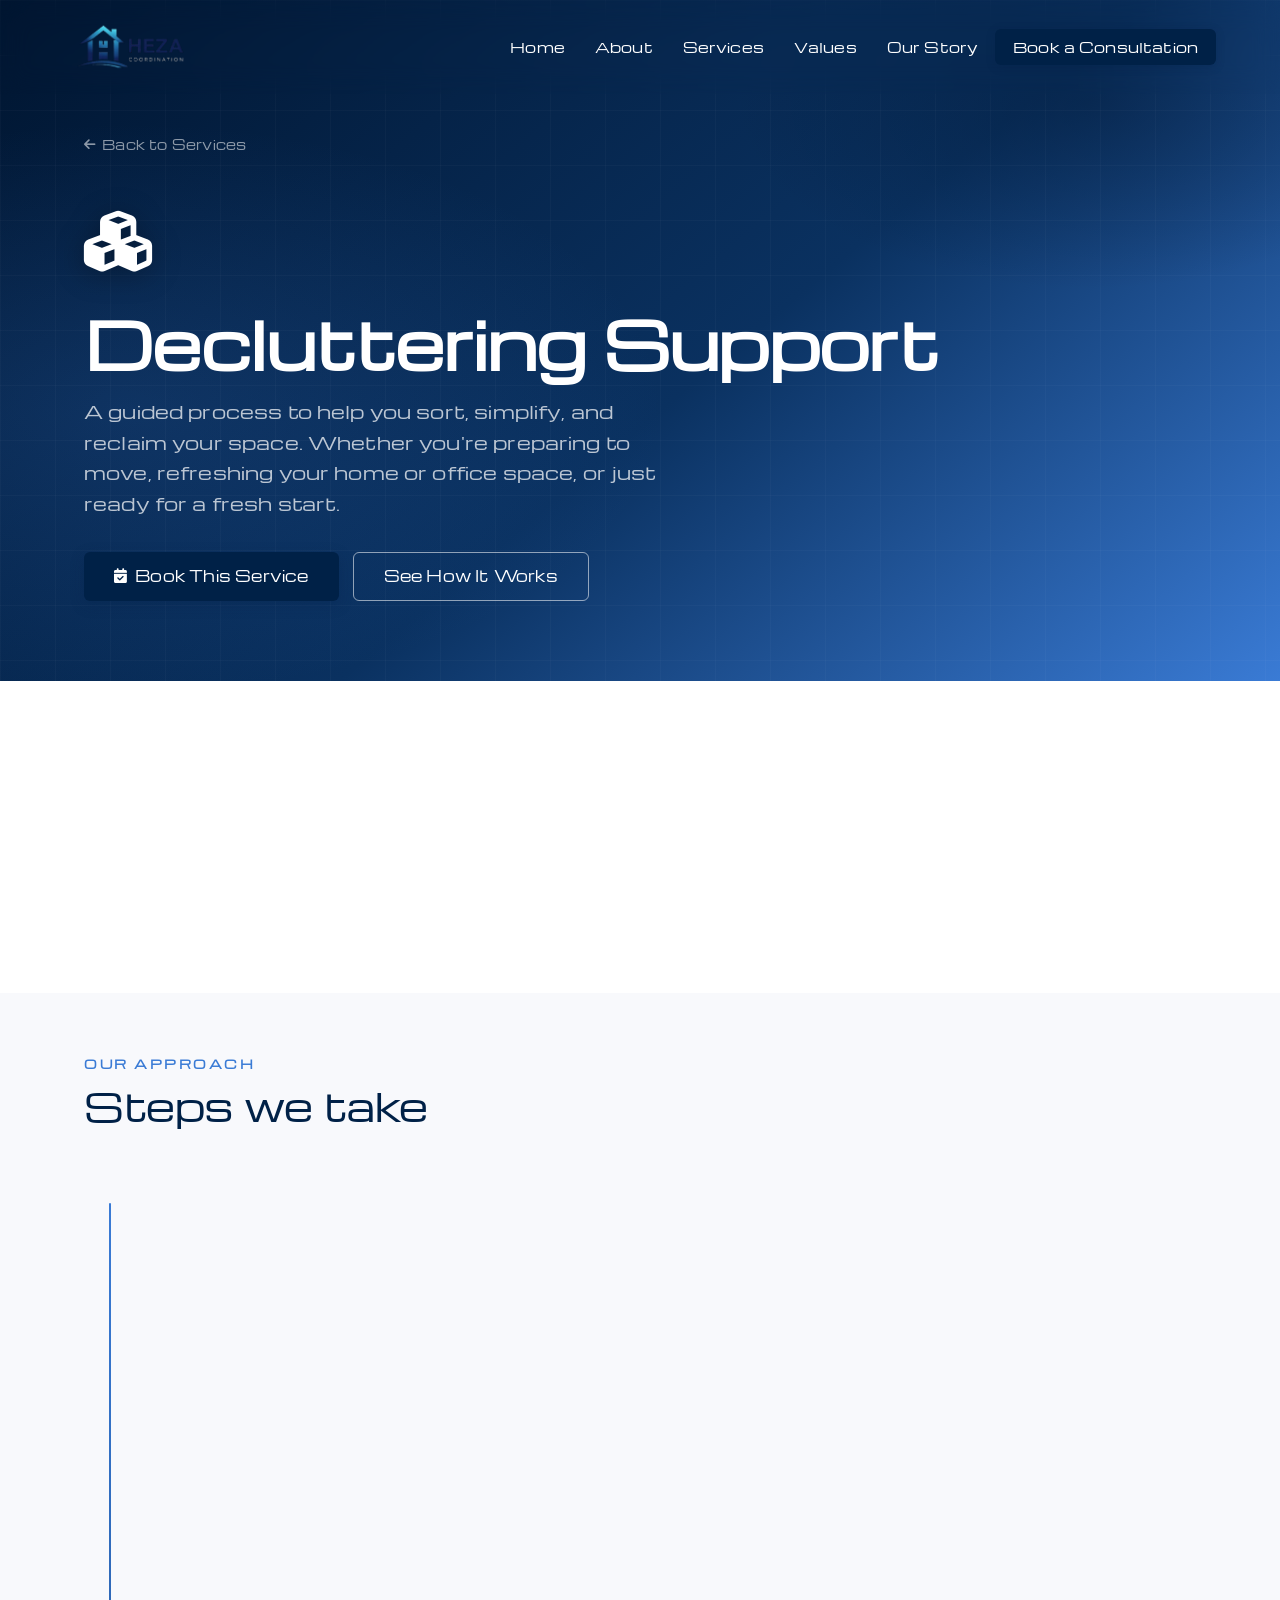
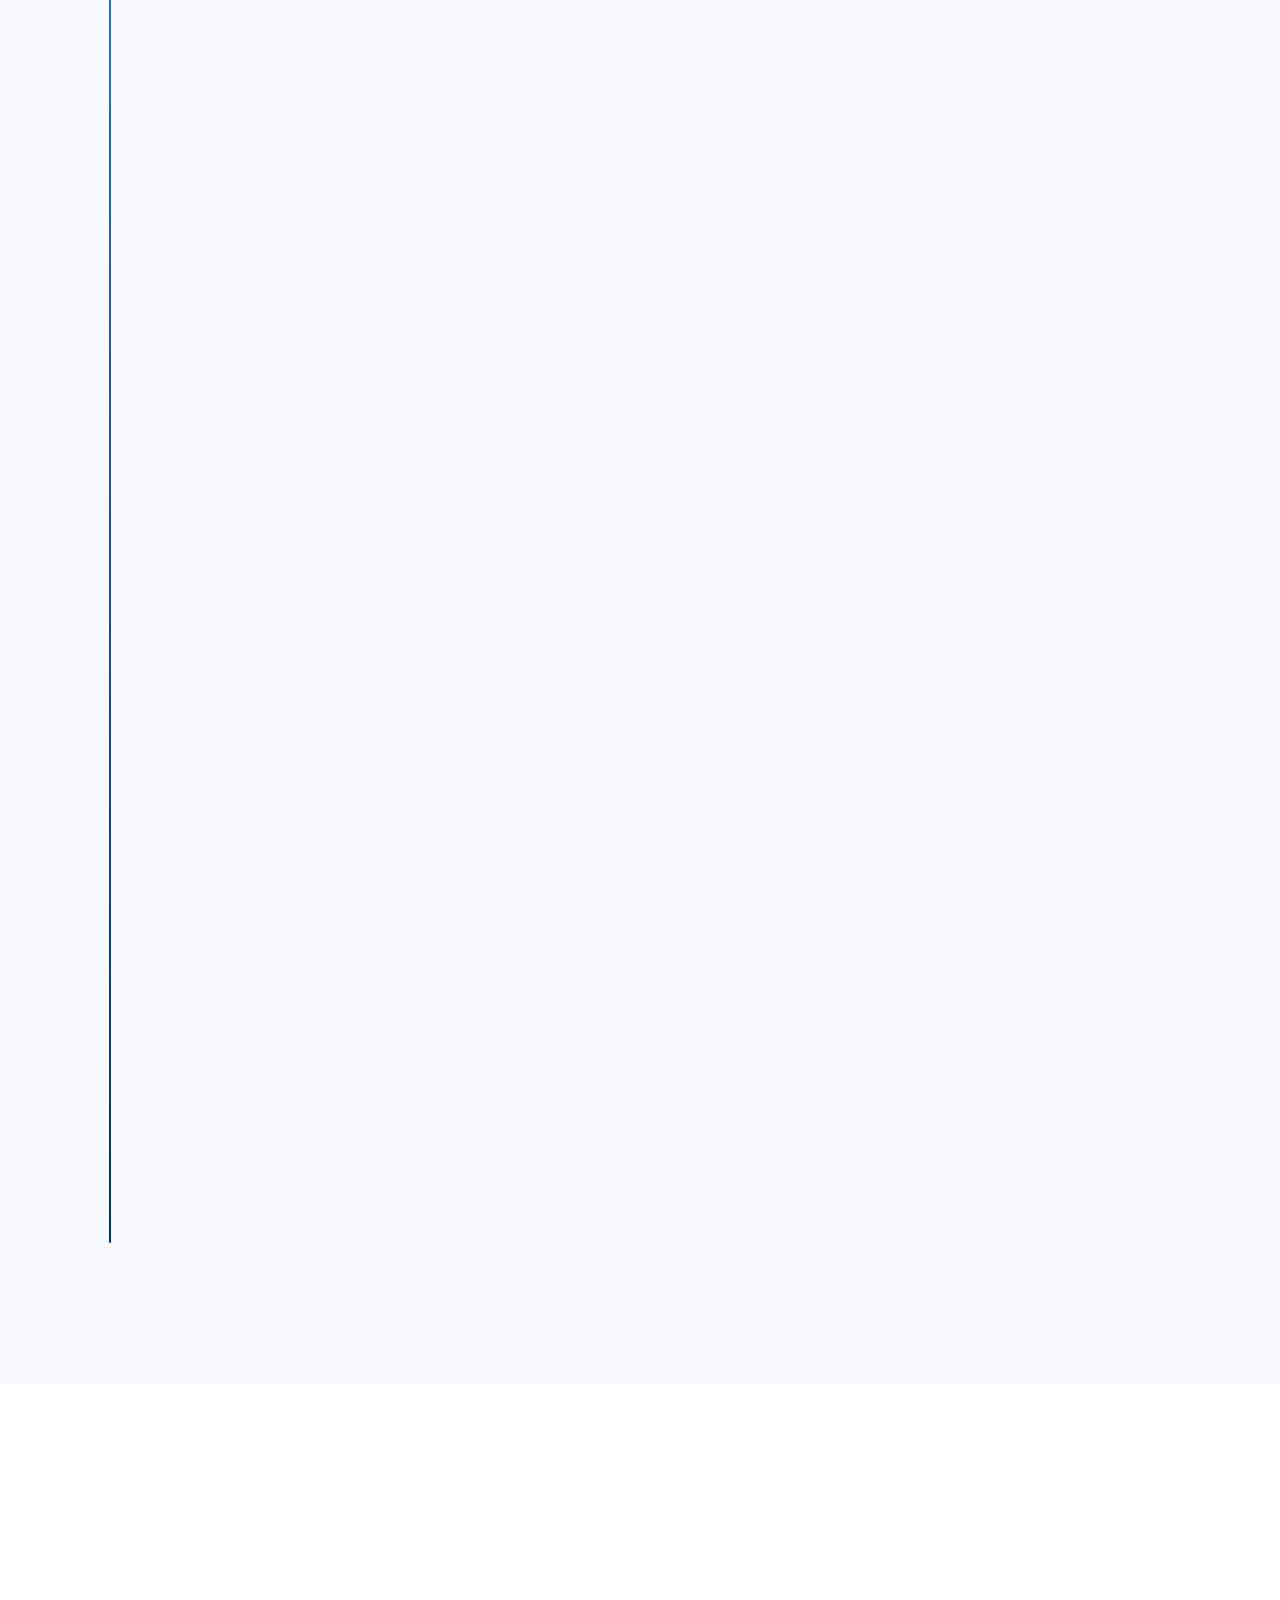
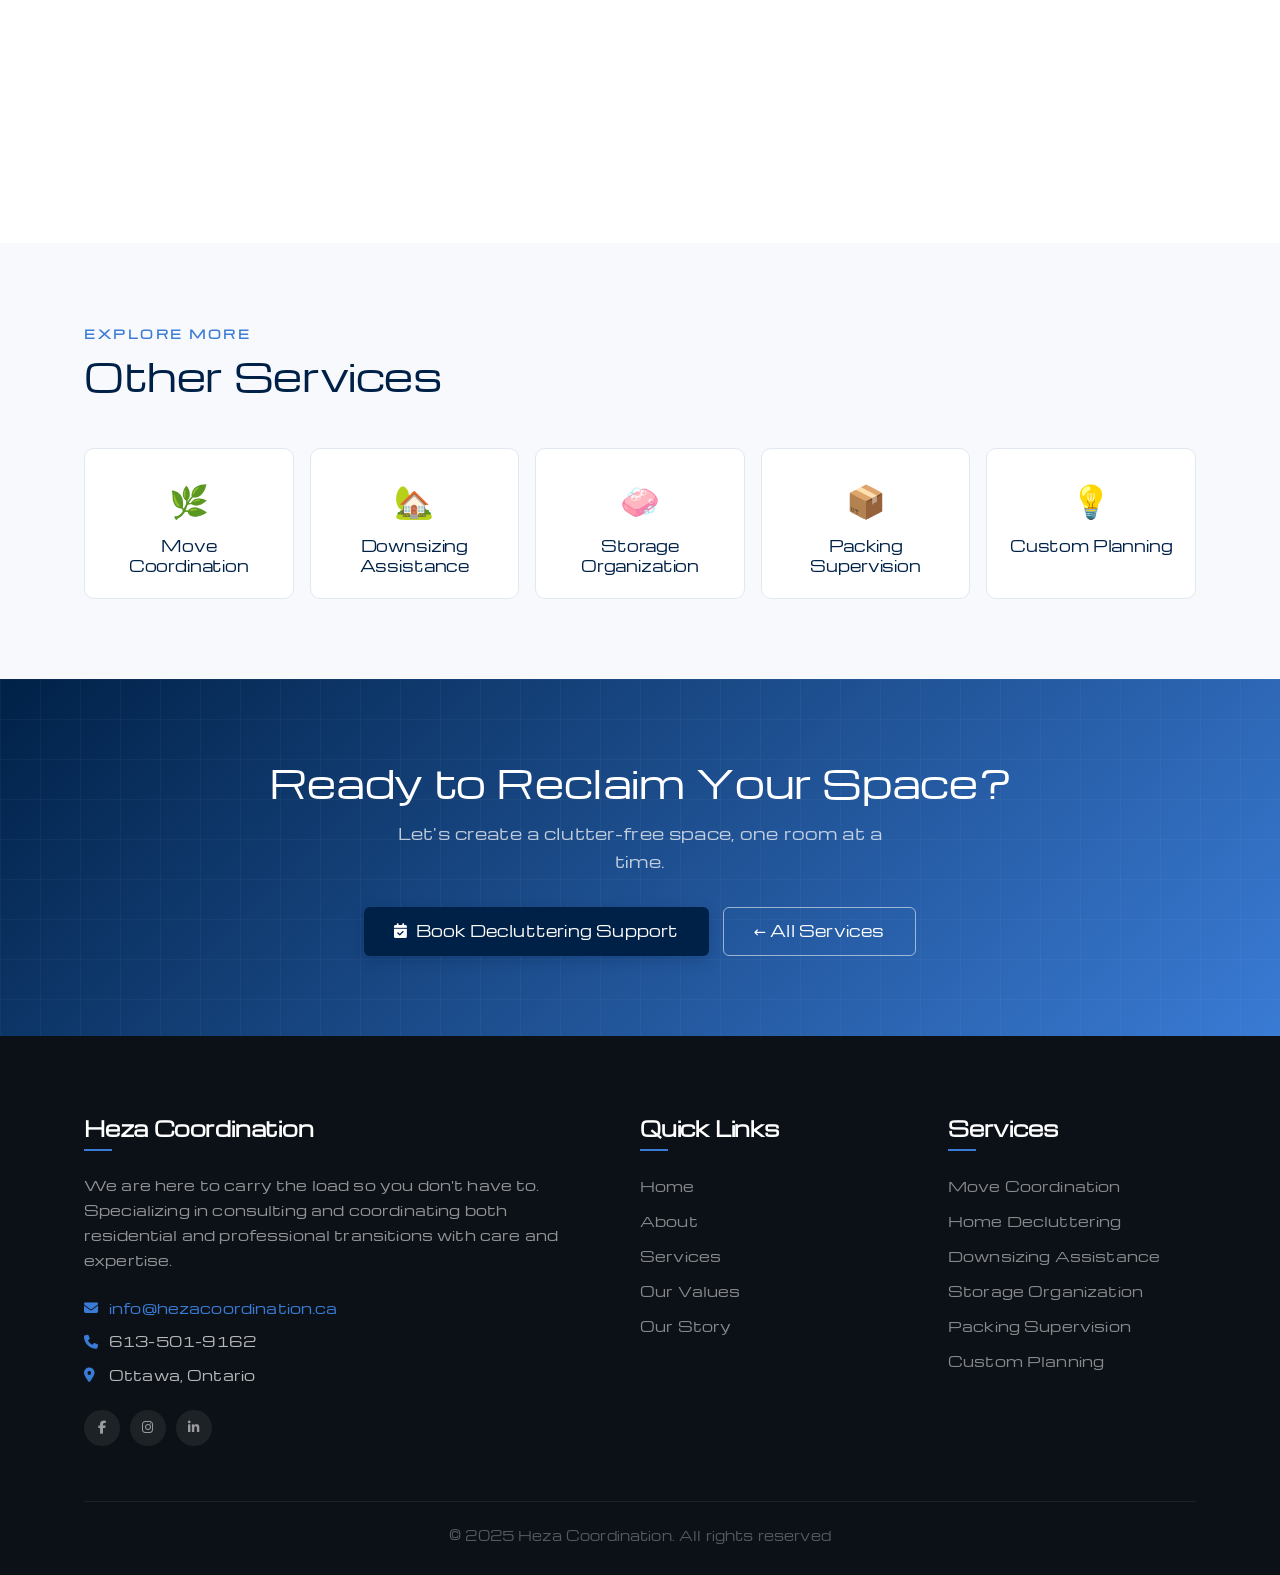
<file: decluttering.html>
<!DOCTYPE html>
<html lang="en">
<head>
  <meta charset="UTF-8">
  <meta name="viewport" content="width=device-width, initial-scale=1.0">
  <title>Home Decluttering Support | Heza Coordination</title>
  <link href="https://fonts.googleapis.com/css2?family=Cormorant+Garamond:ital,wght@0,400;0,600;0,700;1,400;1,600&family=Michroma&display=swap" rel="stylesheet">
  <link rel="stylesheet" href="https://cdnjs.cloudflare.com/ajax/libs/font-awesome/6.4.0/css/all.min.css">
  <link rel="stylesheet" href="style.css">
</head>
<body>

<!-- HEADER -->
<header id="header">
  <div class="container header-container">
    <a href="index.html" class="logo"><img src="images/hezalogo.png" alt="Heza Coordination" class="logo-img"></a>
    <button class="mobile-toggle" aria-label="Open menu"><span></span><span></span><span></span></button>
    <ul class="header-nav">
      <li><a href="index.html#home">Home</a></li>
      <li><a href="index.html#about">About</a></li>
      <li><a href="index.html#services">Services</a></li>
      <li><a href="index.html#values">Values</a></li>
      <li><a href="index.html#story">Our Story</a></li>
      <li class="nav-cta"><a href="#" class="book-cta" data-service="Home Decluttering Support">Book a Consultation</a></li>
    </ul>
  </div>
</header>

<!-- SERVICE HERO -->
<section class="service-hero">
  <div class="container">
    <a href="index.html#services" class="hero-breadcrumb"><i class="fas fa-arrow-left"></i> Back to Services</a>
    <span class="hero-service-icon"><i class="fas fa-cubes"></i></span>
    <h1>Decluttering Support</h1>
    <p class="hero-subtitle">A guided process to help you sort, simplify, and reclaim your space. Whether you're preparing to move, refreshing your home or office space, or just ready for a fresh start.</p>
    <div class="hero-cta-row">
      <button class="btn btn-navy book-cta" data-service="Home Decluttering Support"><i class="fas fa-calendar-check"></i> Book This Service</button>
      <a href="#process" class="btn btn-outline">See How It Works</a>
    </div>
  </div>
</section>

<!-- INTRO -->
<section class="service-intro">
  <div class="container">
    <p class="lead-text fade-in">Decluttering can feel overwhelming when you're unsure where to begin. Our Decluttering Support service provides structure, expert guidance, and hands-on coordination to help you make confident decisions about your space, whether at home or in the office. We move through each area with clarity and purpose, ensuring a streamlined process.</p>
  </div>
</section>

<!-- PROCESS -->
<section class="process-section" id="process">
  <div class="container">
    <span class="section-eyebrow">Our Approach</span>
    <h2 class="section-heading">Steps we take</h2>
    <div class="timeline">

      <div class="timeline-item fade-in">
        <div class="timeline-num">01</div>
        <div class="timeline-card">
          <h3>Initial Assessment &amp; Scope</h3>
          <ul>
            <li>Walkthrough of the home (virtual and in-person)</li>
            <li>Identify priority areas, timelines, and goals</li>
            <li>Understand sentimental items and decision sensitivities</li>
            <li>Create a room-by-room decluttering plan</li>
          </ul>
          <span class="goal-chip">🎯 <strong>Goal:</strong> Define a clear, stress-free path forward</span>
        </div>
      </div>

      <div class="timeline-item fade-in">
        <div class="timeline-num">02</div>
        <div class="timeline-card">
          <h3>Sorting &amp; Categorizing</h3>
          <ul>
            <li>Guide you through each room systematically</li>
            <li>Sort items into: Keep, Donate, Recycle, Dispose, or Sell</li>
            <li>Handle sentimental decisions with patience and care</li>
            <li>Use a proven categorization framework to speed up decisions</li>
          </ul>
          <span class="goal-chip">🎯 <strong>Goal:</strong> Create clarity and reduce decision fatigue</span>
        </div>
      </div>

      <div class="timeline-item fade-in">
        <div class="timeline-num">03</div>
        <div class="timeline-card">
          <h3>Donation, Disposal &amp; Recycling Coordination</h3>
          <ul>
            <li>Identify local donation centres, charities, and pick-up services</li>
            <li>Coordinate junk removal or disposal if needed</li>
            <li>Handle recycling and responsible disposal of electronics, etc.</li>
            <li>Arrange consignment or sale of higher-value items</li>
          </ul>
          <span class="goal-chip">🎯 <strong>Goal:</strong> Remove items responsibly without burden to you</span>
        </div>
      </div>

      <div class="timeline-item fade-in">
        <div class="timeline-num">04</div>
        <div class="timeline-card">
          <h3>Organizing What Remains</h3>
          <ul>
            <li>Group like-with-like and establish logical zones</li>
            <li>Recommend storage solutions that suit your lifestyle</li>
            <li>Label and arrange items for easy, long-term accessibility</li>
            <li>Set up systems that are simple to maintain going forward</li>
          </ul>
          <span class="goal-chip">🎯 <strong>Goal:</strong> Create a functional, comfortable space you love</span>
        </div>
      </div>

      <div class="timeline-item fade-in">
        <div class="timeline-num">05</div>
        <div class="timeline-card">
          <h3>Pre-Move or Refresh Preparation</h3>
          <ul>
            <li>Prepare the home for listing, staging, or moving out</li>
            <li>Ensure only what you truly want moves with you</li>
            <li>Coordinate cleaning services post-declutter if required</li>
          </ul>
          <span class="goal-chip">🎯 <strong>Goal:</strong> Ensure the home is ready for its next chapter</span>
        </div>
      </div>

      <div class="timeline-item fade-in">
        <div class="timeline-num">06</div>
        <div class="timeline-card">
          <h3>Final Walkthrough &amp; Handover</h3>
          <ul>
            <li>Review each area together to confirm satisfaction</li>
            <li>Provide a summary of items donated, disposed, or relocated</li>
            <li>Offer maintenance tips to keep the space clutter-free</li>
          </ul>
          <span class="goal-chip">🎯 <strong>Goal:</strong> Leave you with a space that feels light, clear, and yours</span>
        </div>
      </div>

    </div>
  </div>
</section>

<!-- OUTCOME -->
<section class="outcome-section">
  <div class="container">
    <div class="outcome-card fade-in">
      <h2>What You Get</h2>
      <p>A thoughtfully organized space and the clarity that comes with it. Our service provides the structure, support, and execution needed to declutter with confidence; whether at home or in the office. We manage the logistics, the decisions, and the heavy lifting, so you walk away with a renewed environment and peace of mind.</p>
    </div>
  </div>
</section>

<!-- OTHER SERVICES -->
<section class="other-services">
  <div class="container">
    <span class="section-eyebrow">Explore More</span>
    <h2 class="section-heading">Other Services</h2>
    <div class="mini-grid">
      <a href="move-coordination.html" class="mini-card"><div class="mini-icon">🌿</div><h4>Move Coordination</h4></a>
      <a href="downsizing.html" class="mini-card"><div class="mini-icon">🏡</div><h4>Downsizing Assistance</h4></a>
      <a href="storage-organization.html" class="mini-card"><div class="mini-icon">🧼</div><h4>Storage Organization</h4></a>
      <a href="packing-supervision.html" class="mini-card"><div class="mini-icon">📦</div><h4>Packing Supervision</h4></a>
      <a href="move-planning.html" class="mini-card"><div class="mini-icon">💡</div><h4>Custom Planning</h4></a>
    </div>
  </div>
</section>

<!-- CTA BANNER -->
<section class="service-cta-banner">
  <div class="container">
    <h2>Ready to Reclaim Your Space?</h2>
    <p>Let's create a clutter-free space, one room at a time.</p>
    <div class="cta-btn-row">
      <button class="btn btn-navy book-cta" data-service="Home Decluttering Support"><i class="fas fa-calendar-check"></i> Book Decluttering Support</button>
      <a href="index.html#services" class="btn btn-outline">← All Services</a>
    </div>
  </div>
</section>

<!-- FOOTER -->
<footer class="site-footer">
  <div class="container">
    <div class="footer-grid">
      <div class="footer-brand">
        <h3 class="footer-heading">Heza Coordination</h3>
        <p>We are here to carry the load so you don't have to. Specializing in consulting and coordinating both residential and professional transitions with care and expertise.</p>
        <div>
          <div class="footer-contact-item"><i class="fas fa-envelope"></i> <a href="mailto:info@hezacoordination.ca">info@hezacoordination.ca</a></div>
          <div class="footer-contact-item"><i class="fas fa-phone"></i> 613-501-9162</div>
          <div class="footer-contact-item"><i class="fas fa-map-marker-alt"></i> Ottawa, Ontario</div>
        </div>
        <div class="social-row">
          <a href="#" class="social-icon"><i class="fab fa-facebook-f"></i></a>
          <a href="#" class="social-icon"><i class="fab fa-instagram"></i></a>
          <a href="#" class="social-icon"><i class="fab fa-linkedin-in"></i></a>
        </div>
      </div>
      <div>
        <h3 class="footer-heading">Quick Links</h3>
        <ul class="footer-links">
          <li><a href="index.html">Home</a></li>
          <li><a href="index.html#about">About</a></li>
          <li><a href="index.html#services">Services</a></li>
          <li><a href="index.html#values">Our Values</a></li>
          <li><a href="index.html#story">Our Story</a></li>
        </ul>
      </div>
      <div>
        <h3 class="footer-heading">Services</h3>
        <ul class="footer-links">
          <li><a href="move-coordination.html">Move Coordination</a></li>
          <li><a href="decluttering.html">Home Decluttering</a></li>
          <li><a href="downsizing.html">Downsizing Assistance</a></li>
          <li><a href="storage-organization.html">Storage Organization</a></li>
          <li><a href="packing-supervision.html">Packing Supervision</a></li>
          <li><a href="move-planning.html">Custom Planning</a></li>
        </ul>
      </div>
    </div>
    <div class="footer-bottom">
      <p>&copy; 2025 Heza Coordination. All rights reserved
</file>
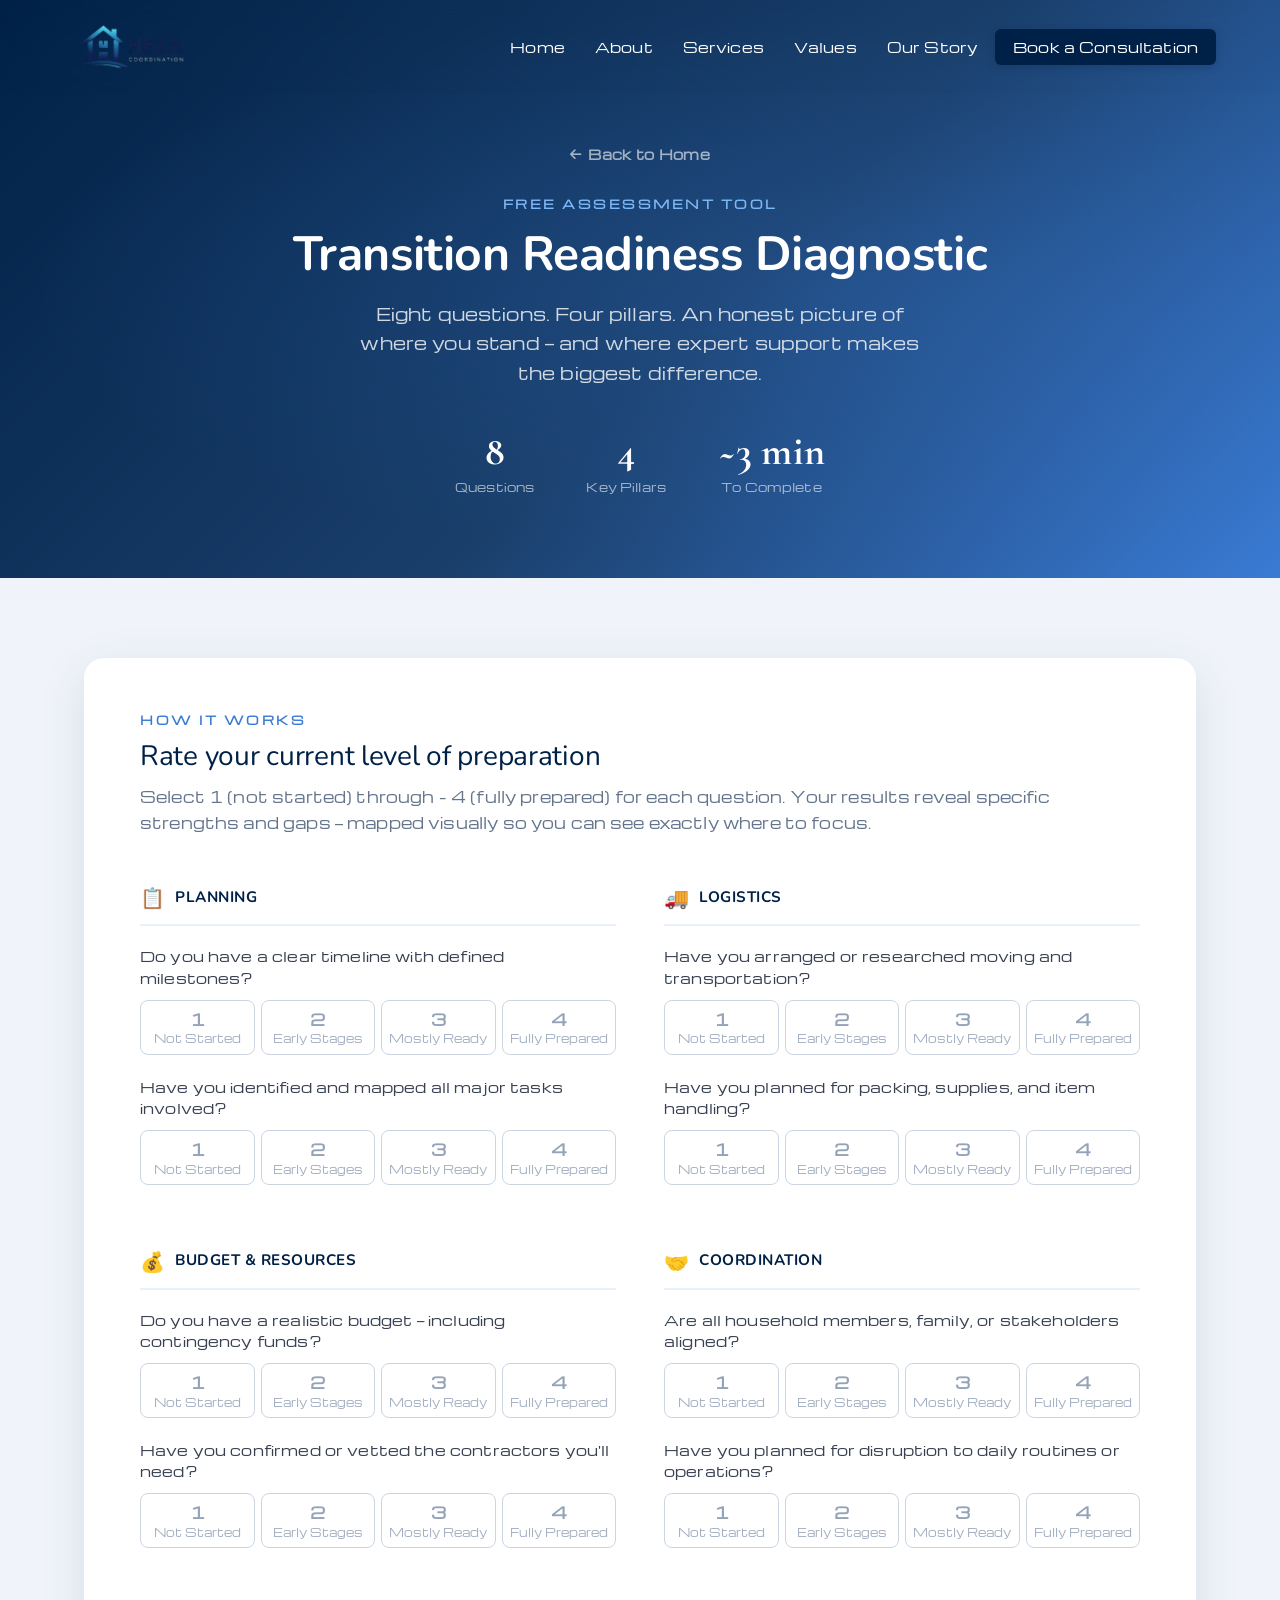
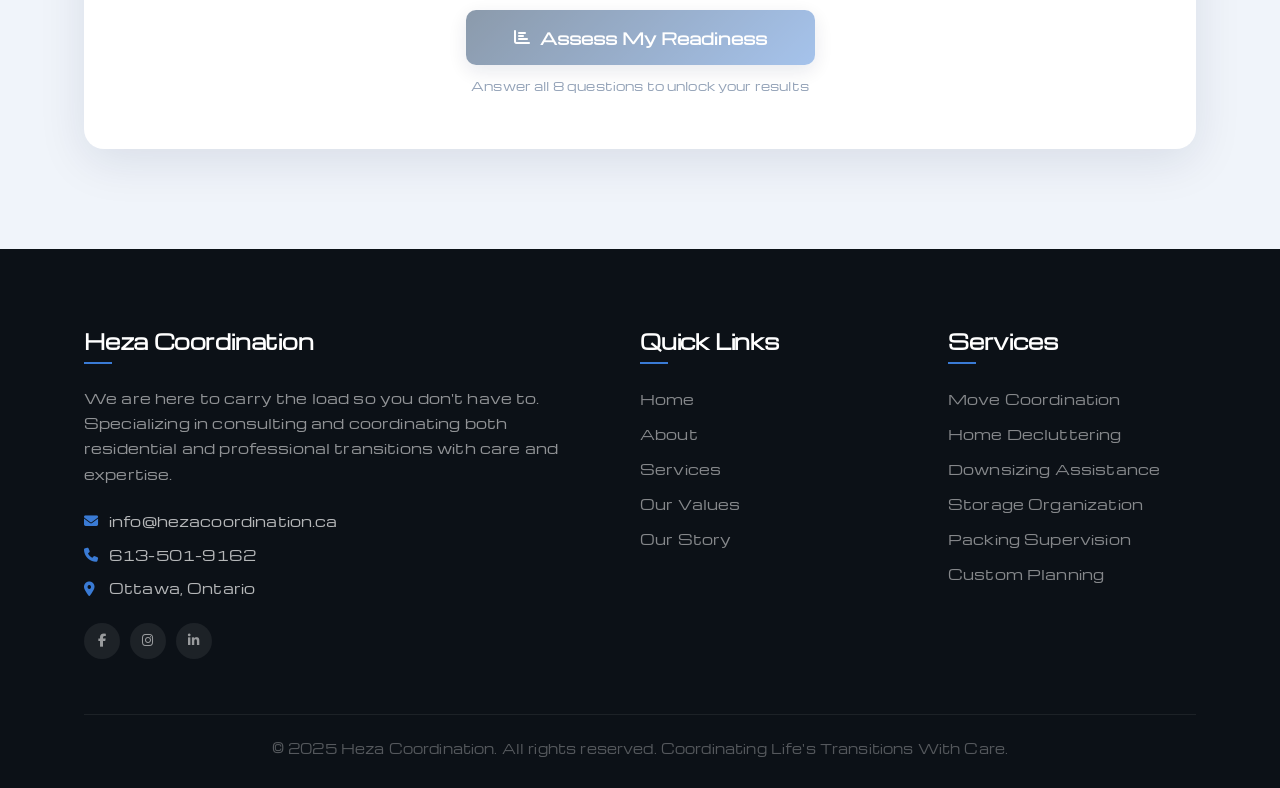
<file: diagnostic.html>
<!DOCTYPE html>
<html lang="en">
<head>
  <meta charset="UTF-8">
  <meta name="viewport" content="width=device-width, initial-scale=1.0">
  <title>Transition Readiness Diagnostic | Heza Coordination</title>
  <link href="https://fonts.googleapis.com/css2?family=Michroma&family=Cormorant+Garamond:ital,wght@0,400;0,600;0,700;1,400;1,600&family=Nunito:ital,wght@0,300;0,400;0,500;0,600;0,700;1,300;1,400&display=swap" rel="stylesheet">
  <link rel="stylesheet" href="https://cdnjs.cloudflare.com/ajax/libs/font-awesome/6.4.0/css/all.min.css">
  <link rel="stylesheet" href="style.css">
  <style>
    :root { --primary-blue:#002147; --light-blue:#e8f0fe; --accent-blue:#3a7bd5; --ff-body:'Michroma',system-ui,sans-serif; }

    .diag-page-hero {
      background:linear-gradient(135deg,#002147 0%,#1a3f6b 55%,#3a7bd5 100%);
      padding:140px 0 80px; text-align:center; position:relative; overflow:hidden;
    }
    .diag-page-hero::before {
      content:''; position:absolute; inset:0;
      background:radial-gradient(ellipse at 65% 50%,rgba(58,123,213,0.22) 0%,transparent 68%);
    }
    .diag-page-hero .container { position:relative; z-index:1; }
    .diag-page-hero .back-link {
      display:inline-flex; align-items:center; gap:7px;
      color:rgba(255,255,255,0.6); font-size:0.82rem; text-decoration:none;
      margin-bottom:28px; font-weight:600; letter-spacing:0.3px;
      transition:color 0.2s;
    }
    .diag-page-hero .back-link:hover { color:#fff; }
    .diag-page-hero .eyebrow {
      display:block; font-size:0.72rem; font-weight:700;
      letter-spacing:2.5px; text-transform:uppercase; color:#7eb8f7; margin-bottom:14px;
    }
    .diag-page-hero h1 {
      font-family:'Nunito',sans-serif; font-size:clamp(2rem,4vw,3rem);
      color:#fff; margin:0 0 18px; font-weight:700; line-height:1.1;
    }
    .diag-page-hero p {
      font-size:1.05rem; color:rgba(255,255,255,0.8); max-width:580px;
      margin:0 auto; line-height:1.75;
    }
    .hero-stats { display:flex; justify-content:center; gap:52px; margin-top:44px; flex-wrap:wrap; }
    .hero-stat { text-align:center; }
    .hero-stat strong {
      display:block; font-family:'Cormorant Garamond',serif;
      font-size:2.5rem; color:#fff; font-weight:700; line-height:1;
    }
    .hero-stat span { font-size:0.78rem; color:rgba(255,255,255,0.6); margin-top:5px; display:block; }

    /* Main tool wrapper */
    .diagnostic-page { background:#f0f4fa; padding:80px 0 100px; }
    .diag-card { background:#fff; border-radius:20px; box-shadow:0 12px 48px rgba(0,33,71,0.1); overflow:hidden; }

    /* Form panel */
    .diag-form-panel { padding:52px 56px; }
    .diag-intro { margin-bottom:44px; }
    .diag-intro .eyebrow { font-size:0.72rem; font-weight:700; letter-spacing:2.5px; text-transform:uppercase; color:#3a7bd5; display:block; margin-bottom:10px; }
    .diag-intro h3 { font-family:'Nunito',sans-serif; font-size:1.75rem; color:#002147; margin:0 0 10px; }
    .diag-intro p { color:#64748b; font-size:0.95rem; line-height:1.7; margin:0; }
    .diag-categories { display:grid; grid-template-columns:1fr 1fr; gap:36px 48px; margin-bottom:40px; }
    .diag-cat-heading { display:flex; align-items:center; gap:10px; margin-bottom:20px; padding-bottom:10px; border-bottom:2px solid #e8f0fe; }
    .diag-cat-heading .cat-icon { font-size:1.25rem; }
    .diag-cat-heading h4 { font-family:'Nunito',sans-serif; font-size:0.95rem; font-weight:700; color:#002147; margin:0; letter-spacing:0.5px; text-transform:uppercase; }
    .diag-question { margin-bottom:22px; }
    .diag-question label { display:block; font-size:0.88rem; font-weight:500; color:#374151; margin-bottom:11px; line-height:1.5; }
    .scale-row { display:grid; grid-template-columns:repeat(4,1fr); gap:6px; }
    .scale-btn { border:1.5px solid #cbd5e1; background:#fff; color:#94a3b8; border-radius:8px; padding:8px 4px; font-family:'Michroma',sans-serif; font-size:0.75rem; font-weight:600; cursor:pointer; text-align:center; transition:all 0.22s ease; line-height:1.3; }
    .scale-btn:hover { border-color:#3a7bd5; color:#3a7bd5; background:#f0f7ff; }
    .scale-btn.active { background:linear-gradient(135deg,#002147,#3a7bd5); border-color:transparent; color:#fff; box-shadow:0 4px 12px rgba(58,123,213,0.35); transform:translateY(-1px); }
    .scale-btn .sb-num { display:block; font-size:1rem; font-weight:700; margin-bottom:2px; }
    .scale-btn .sb-label { display:block; font-size:0.68rem; font-weight:500; opacity:0.85; }
    .diag-submit-row { text-align:center; }
    .diag-submit { background:linear-gradient(135deg,#002147 0%,#3a7bd5 100%); color:#fff; border:none; border-radius:10px; padding:16px 48px; font-family:'Michroma',sans-serif; font-size:1rem; font-weight:700; cursor:pointer; transition:all 0.3s ease; box-shadow:0 6px 20px rgba(0,33,71,0.22); display:inline-flex; align-items:center; gap:10px; }
    .diag-submit:hover { transform:translateY(-2px); box-shadow:0 10px 28px rgba(0,33,71,0.3); }
    .diag-submit:disabled { opacity:0.45; cursor:not-allowed; transform:none; }
    .diag-submit-note { margin-top:10px; font-size:0.78rem; color:#94a3b8; }

    /* Results panel */
    .diag-results-panel { display:none; padding:52px 56px; border-top:1px solid #e8f0fe; background:linear-gradient(180deg,#fafcff 0%,#fff 100%); }
    .diag-results-panel.visible { display:block; animation:resultsFadeIn 0.6s ease both; }
    @keyframes resultsFadeIn { from{opacity:0;transform:translateY(20px)} to{opacity:1;transform:translateY(0)} }
    .results-grid { display:grid; grid-template-columns:280px 1fr; gap:48px; align-items:start; }
    .score-ring-wrap { display:flex; flex-direction:column; align-items:center; margin-bottom:32px; }
    .score-ring-wrap svg { overflow:visible; }
    .score-ring-track { fill:none; stroke:#e8f0fe; stroke-width:10; }
    .score-ring-fill { fill:none; stroke-width:10; stroke-linecap:round; stroke:#3a7bd5; transition:stroke-dashoffset 1.2s cubic-bezier(0.4,0,0.2,1); }
    .score-ring-text-wrap { text-align:center; margin-top:16px; }
    .score-pct { font-family:'Cormorant Garamond',serif; font-size:3rem; font-weight:700; color:#002147; display:block; line-height:1; }
    .score-label-verdict { font-family:'Nunito',sans-serif; font-size:0.82rem; font-weight:700; letter-spacing:1.5px; text-transform:uppercase; margin-top:4px; display:block; }
    .verdict-early { color:#ef4444; } .verdict-developing { color:#f59e0b; } .verdict-ontrack { color:#3b82f6; } .verdict-prepared { color:#10b981; }
    .cat-bars { margin-top:4px; }
    .cat-bar-item { margin-bottom:14px; }
    .cat-bar-header { display:flex; justify-content:space-between; align-items:center; margin-bottom:5px; }
    .cat-bar-name { font-size:0.82rem; font-weight:600; color:#374151; }
    .cat-bar-score { font-size:0.82rem; font-weight:700; color:#002147; }
    .cat-bar-track { height:7px; background:#e8f0fe; border-radius:4px; overflow:hidden; }
    .cat-bar-fill { height:100%; border-radius:4px; background:linear-gradient(90deg,#3a7bd5,#5b96f7); transition:width 1s cubic-bezier(0.4,0,0.2,1); }
    .cat-bar-fill.weak { background:linear-gradient(90deg,#f59e0b,#fbbf24); }
    .cat-bar-fill.critical { background:linear-gradient(90deg,#ef4444,#f87171); }
    .chart-heading { font-family:'Michroma',sans-serif; font-size:0.8rem; font-weight:700; text-transform:uppercase; letter-spacing:1.5px; color:#94a3b8; text-align:center; margin-bottom:16px; }
    #diagChart { display:block; width:100% !important; max-width:380px; height:auto !important; margin:0 auto; }
    .verdict-msg { font-size:0.9rem; color:#64748b; line-height:1.7; margin:12px 0 0; padding:14px 18px; background:#f8faff; border-left:3px solid #3a7bd5; border-radius:0 8px 8px 0; }

    /* Rec cards */
    .recs-panel { margin-top:40px; padding-top:36px; border-top:1px solid #e8f0fe; }
    .recs-panel > h4 { font-family:'Michroma',sans-serif; font-size:0.8rem; font-weight:700; text-transform:uppercase; letter-spacing:1.5px; color:#94a3b8; margin:0 0 18px; }
    .recs-grid { display:grid; grid-template-columns:repeat(auto-fit,minmax(260px,1fr)); gap:16px; margin-bottom:28px; }
    .rec-card { border:1.5px solid #e8f0fe; border-radius:14px; padding:20px 20px 16px; display:flex; flex-direction:column; gap:14px; background:#fafcff; transition:box-shadow 0.2s ease; }
    .rec-card:hover { box-shadow:0 6px 24px rgba(0,33,71,0.09); }
    .rec-card.primary { border-color:#3a7bd5; background:#f0f7ff; }
    .rec-card-top { display:flex; align-items:flex-start; gap:14px; }
    .rec-icon { font-size:1.55rem; flex-shrink:0; margin-top:2px; }
    .rec-body { flex:1; }
    .rec-body h5 { font-family:'Nunito',sans-serif; font-size:0.92rem; font-weight:700; color:#002147; margin:0 0 5px; line-height:1.3; }
    .rec-body p { font-size:0.79rem; color:#64748b; margin:0; line-height:1.55; }
    .rec-badge { display:inline-block; font-size:0.62rem; font-weight:700; letter-spacing:1px; text-transform:uppercase; background:#3a7bd5; color:#fff; border-radius:3px; padding:2px 7px; margin-top:6px; }
    .rec-card-actions { display:flex; gap:8px; }
    .rec-btn-book { flex:1; background:linear-gradient(135deg,#002147,#3a7bd5); color:#fff; border:none; border-radius:8px; padding:9px 14px; font-family:'Michroma',sans-serif; font-size:0.76rem; font-weight:700; cursor:pointer; transition:all 0.22s ease; text-align:center; box-shadow:0 3px 10px rgba(0,33,71,0.18); }
    .rec-btn-book:hover { transform:translateY(-1px); box-shadow:0 5px 16px rgba(0,33,71,0.28); }
    .rec-btn-view { flex:1; background:transparent; color:#3a7bd5; border:1.5px solid #3a7bd5; border-radius:8px; padding:9px 14px; font-family:'Michroma',sans-serif; font-size:0.76rem; font-weight:700; cursor:pointer; transition:all 0.22s ease; text-align:center; text-decoration:none; display:flex; align-items:center; justify-content:center; gap:5px; }
    .rec-btn-view:hover { background:#f0f7ff; }

    /* Bottom row on diagnostic page — retake only */
    .diag-cta-row { display:flex; gap:12px; flex-wrap:wrap; align-items:center; margin-top:8px; }
    .diag-retake { background:none; border:1.5px solid #cbd5e1; color:#64748b; border-radius:8px; padding:11px 24px; font-family:'Michroma',sans-serif; font-size:0.88rem; font-weight:600; cursor:pointer; transition:all 0.22s ease; }
    .diag-retake:hover { border-color:#3a7bd5; color:#3a7bd5; }

    @media(max-width:992px) {
      .diag-categories { grid-template-columns:1fr; gap:28px; }
      .results-grid { grid-template-columns:1fr; gap:32px; }
      .diag-form-panel, .diag-results-panel { padding:36px 28px; }
    }
    @media(max-width:768px) {
      .scale-btn .sb-label { display:none; }
      .scale-btn { padding:10px 4px; }
      .diag-page-hero { padding:110px 0 60px; }
      .hero-stats { gap:28px; }
      .recs-grid { grid-template-columns:1fr; }
      .rec-card-actions { flex-direction:column; }
    }
  </style>
</head>
<body>

<!-- HEADER -->
<header id="header">
  <div class="container header-container">
    <a href="index.html" class="logo"><img src="images/hezalogo.png" alt="Heza Coordination" class="logo-img"></a>
    <button class="mobile-toggle" aria-label="Open menu"><span></span><span></span><span></span></button>
    <ul class="header-nav">
      <li><a href="index.html#home">Home</a></li>
      <li><a href="index.html#about">About</a></li>
      <li><a href="index.html#services">Services</a></li>
      <li><a href="index.html#values">Values</a></li>
      <li><a href="index.html#story">Our Story</a></li>
      <li class="nav-cta"><a href="#" class="book-cta" data-service="General Inquiry">Book a Consultation</a></li>
    </ul>
  </div>
</header>

<!-- HERO -->
<section class="diag-page-hero">
  <div class="container">
    <a href="index.html#diagnostic" class="back-link"><i class="fas fa-arrow-left"></i> Back to Home</a>
    <span class="eyebrow">Free Assessment Tool</span>
    <h1>Transition Readiness Diagnostic</h1>
    <p>Eight questions. Four pillars. An honest picture of where you stand — and where expert support makes the biggest difference.</p>
    <div class="hero-stats">
      <div class="hero-stat"><strong>8</strong><span>Questions</span></div>
      <div class="hero-stat"><strong>4</strong><span>Key Pillars</span></div>
      <div class="hero-stat"><strong>~3 min</strong><span>To Complete</span></div>
    </div>
  </div>
</section>

<!-- TOOL -->
<section class="diagnostic-page" id="diagnostic">
  <div class="container">
    <div class="diag-card">

      <!-- FORM PANEL -->
      <div class="diag-form-panel" id="diagFormPanel">
        <div class="diag-intro">
          <span class="eyebrow">How it works</span>
          <h3>Rate your current level of preparation</h3>
          <p>Select 1 (not started) through - 4 (fully prepared) for each question. Your results reveal specific strengths and gaps — mapped visually so you can see exactly where to focus.</p>
        </div>

        <div class="diag-categories">

          <div class="diag-cat-block">
            <div class="diag-cat-heading"><span class="cat-icon">📋</span><h4>Planning</h4></div>
            <div class="diag-question">
              <label>Do you have a clear timeline with defined milestones?</label>
              <div class="scale-row" data-cat="planning" data-q="0">
                <button class="scale-btn" data-val="1"><span class="sb-num">1</span><span class="sb-label">Not Started</span></button>
                <button class="scale-btn" data-val="2"><span class="sb-num">2</span><span class="sb-label">Early Stages</span></button>
                <button class="scale-btn" data-val="3"><span class="sb-num">3</span><span class="sb-label">Mostly Ready</span></button>
                <button class="scale-btn" data-val="4"><span class="sb-num">4</span><span class="sb-label">Fully Prepared</span></button>
              </div>
            </div>
            <div class="diag-question">
              <label>Have you identified and mapped all major tasks involved?</label>
              <div class="scale-row" data-cat="planning" data-q="1">
                <button class="scale-btn" data-val="1"><span class="sb-num">1</span><span class="sb-label">Not Started</span></button>
                <button class="scale-btn" data-val="2"><span class="sb-num">2</span><span class="sb-label">Early Stages</span></button>
                <button class="scale-btn" data-val="3"><span class="sb-num">3</span><span class="sb-label">Mostly Ready</span></button>
                <button class="scale-btn" data-val="4"><span class="sb-num">4</span><span class="sb-label">Fully Prepared</span></button>
              </div>
            </div>
          </div>

          <div class="diag-cat-block">
            <div class="diag-cat-heading"><span class="cat-icon">🚚</span><h4>Logistics</h4></div>
            <div class="diag-question">
              <label>Have you arranged or researched moving and transportation?</label>
              <div class="scale-row" data-cat="logistics" data-q="0">
                <button class="scale-btn" data-val="1"><span class="sb-num">1</span><span class="sb-label">Not Started</span></button>
                <button class="scale-btn" data-val="2"><span class="sb-num">2</span><span class="sb-label">Early Stages</span></button>
                <button class="scale-btn" data-val="3"><span class="sb-num">3</span><span class="sb-label">Mostly Ready</span></button>
                <button class="scale-btn" data-val="4"><span class="sb-num">4</span><span class="sb-label">Fully Prepared</span></button>
              </div>
            </div>
            <div class="diag-question">
              <label>Have you planned for packing, supplies, and item handling?</label>
              <div class="scale-row" data-cat="logistics" data-q="1">
                <button class="scale-btn" data-val="1"><span class="sb-num">1</span><span class="sb-label">Not Started</span></button>
                <button class="scale-btn" data-val="2"><span class="sb-num">2</span><span class="sb-label">Early Stages</span></button>
                <button class="scale-btn" data-val="3"><span class="sb-num">3</span><span class="sb-label">Mostly Ready</span></button>
                <button class="scale-btn" data-val="4"><span class="sb-num">4</span><span class="sb-label">Fully Prepared</span></button>
              </div>
            </div>
          </div>

          <div class="diag-cat-block">
            <div class="diag-cat-heading"><span class="cat-icon">💰</span><h4>Budget &amp; Resources</h4></div>
            <div class="diag-question">
              <label>Do you have a realistic budget — including contingency funds?</label>
              <div class="scale-row" data-cat="budget" data-q="0">
                <button class="scale-btn" data-val="1"><span class="sb-num">1</span><span class="sb-label">Not Started</span></button>
                <button class="scale-btn" data-val="2"><span class="sb-num">2</span><span class="sb-label">Early Stages</span></button>
                <button class="scale-btn" data-val="3"><span class="sb-num">3</span><span class="sb-label">Mostly Ready</span></button>
                <button class="scale-btn" data-val="4"><span class="sb-num">4</span><span class="sb-label">Fully Prepared</span></button>
              </div>
            </div>
            <div class="diag-question">
              <label>Have you confirmed or vetted the contractors you'll need?</label>
              <div class="scale-row" data-cat="budget" data-q="1">
                <button class="scale-btn" data-val="1"><span class="sb-num">1</span><span class="sb-label">Not Started</span></button>
                <button class="scale-btn" data-val="2"><span class="sb-num">2</span><span class="sb-label">Early Stages</span></button>
                <button class="scale-btn" data-val="3"><span class="sb-num">3</span><span class="sb-label">Mostly Ready</span></button>
                <button class="scale-btn" data-val="4"><span class="sb-num">4</span><span class="sb-label">Fully Prepared</span></button>
              </div>
            </div>
          </div>

          <div class="diag-cat-block">
            <div class="diag-cat-heading"><span class="cat-icon">🤝</span><h4>Coordination</h4></div>
            <div class="diag-question">
              <label>Are all household members, family, or stakeholders aligned?</label>
              <div class="scale-row" data-cat="coordination" data-q="0">
                <button class="scale-btn" data-val="1"><span class="sb-num">1</span><span class="sb-label">Not Started</span></button>
                <button class="scale-btn" data-val="2"><span class="sb-num">2</span><span class="sb-label">Early Stages</span></button>
                <button class="scale-btn" data-val="3"><span class="sb-num">3</span><span class="sb-label">Mostly Ready</span></button>
                <button class="scale-btn" data-val="4"><span class="sb-num">4</span><span class="sb-label">Fully Prepared</span></button>
              </div>
            </div>
            <div class="diag-question">
              <label>Have you planned for disruption to daily routines or operations?</label>
              <div class="scale-row" data-cat="coordination" data-q="1">
                <button class="scale-btn" data-val="1"><span class="sb-num">1</span><span class="sb-label">Not Started</span></button>
                <button class="scale-btn" data-val="2"><span class="sb-num">2</span><span class="sb-label">Early Stages</span></button>
                <button class="scale-btn" data-val="3"><span class="sb-num">3</span><span class="sb-label">Mostly Ready</span></button>
                <button class="scale-btn" data-val="4"><span class="sb-num">4</span><span class="sb-label">Fully Prepared</span></button>
              </div>
            </div>
          </div>

        </div>

        <div class="diag-submit-row">
          <button class="diag-submit" id="diagSubmit" disabled>
            <i class="fas fa-chart-bar"></i> Assess My Readiness
          </button>
          <p class="diag-submit-note">Answer all 8 questions to unlock your results</p>
        </div>
      </div>

      <!-- RESULTS PANEL -->
      <div class="diag-results-panel" id="diagResultsPanel">
        <div class="results-grid">
          <div class="results-left">
            <div class="score-ring-wrap">
              <svg width="180" height="180" viewBox="0 0 180 180">
                <circle class="score-ring-track" cx="90" cy="90" r="74"/>
                <circle class="score-ring-fill" id="diagRingFill" cx="90" cy="90" r="74"
                  transform="rotate(-90 90 90)" stroke-dasharray="465" stroke-dashoffset="465"/>
              </svg>
              <div class="score-ring-text-wrap">
                <span class="score-pct" id="diagScorePct">—</span>
                <span class="score-label-verdict" id="diagVerdict">Calculating…</span>
                <p class="verdict-msg" id="diagVerdictMsg"></p>
              </div>
            </div>
            <div class="cat-bars" id="diagCatBars"></div>
          </div>
          <div class="results-right">
            <p class="chart-heading">Readiness by Pillar</p>
            <canvas id="diagChart"></canvas>
          </div>
        </div>

        <div class="recs-panel">
          <h4>Recommended Services Based on Your Results</h4>
          <div class="recs-grid" id="diagRecsGrid"></div>
          <div class="diag-cta-row">
            <button class="diag-retake" id="diagRetake">
              <i class="fas fa-redo" style="margin-right:6px;font-size:0.8rem;"></i>Retake Assessment
            </button>
          </div>
        </div>
      </div>

    </div>
  </div>
</section>

<!-- FOOTER -->
<footer class="site-footer">
  <div class="container">
    <div class="footer-grid">
      <div class="footer-brand">
        <h3 class="footer-heading">Heza Coordination</h3>
        <p>We are here to carry the load so you don't have to. Specializing in consulting and coordinating both residential and professional transitions with care and expertise.</p>
        <div>
          <div class="footer-contact-item"><i class="fas fa-envelope"></i> info@hezacoordination.ca</div>
          <div class="footer-contact-item"><i class="fas fa-phone"></i> 613-501-9162</div>
          <div class="footer-contact-item"><i class="fas fa-map-marker-alt"></i> Ottawa, Ontario</div>
        </div>
        <div class="social-row">
          <a href="#" class="social-icon"><i class="fab fa-facebook-f"></i></a>
          <a href="#" class="social-icon"><i class="fab fa-instagram"></i></a>
          <a href="#" class="social-icon"><i class="fab fa-linkedin-in"></i></a>
        </div>
      </div>
      <div>
        <h3 class="footer-heading">Quick Links</h3>
        <ul class="footer-links">
          <li><a href="index.html">Home</a></li>
          <li><a href="index.html#about">About</a></li>
          <li><a href="index.html#services">Services</a></li>
          <li><a href="index.html#values">Our Values</a></li>
          <li><a href="index.html#story">Our Story</a></li>
        </ul>
      </div>
      <div>
        <h3 class="footer-heading">Services</h3>
        <ul class="footer-links">
          <li><a href="move-coordination.html">Move Coordination</a></li>
          <li><a href="decluttering.html">Home Decluttering</a></li>
          <li><a href="downsizing.html">Downsizing Assistance</a></li>
          <li><a href="storage-organization.html">Storage Organization</a></li>
          <li><a href="packing-supervision.html">Packing Supervision</a></li>
          <li><a href="move-planning.html">Custom Planning</a></li>
        </ul>
      </div>
    </div>
    <div class="footer-bottom">
      <p>&copy; 2025 Heza Coordination. All rights reserved. Coordinating Life's Transitions With Care.</p>
    </div>
  </div>
</footer>

<script src="main.js"></script>
<script>
(function() {
  const CATS = ['planning','logistics','budget','coordination'];
  const CAT_LABELS = { planning:'Planning', logistics:'Logistics', budget:'Budget', coordination:'Coordination' };
  const CAT_ICONS  = { planning:'📋', logistics:'🚚', budget:'💰', coordination:'🤝' };
  const CAT_SERVICE = {
    planning:     { icon:'💡', name:'Customized Move Planning',                    desc:'Build a clear, phased roadmap tailored to your timeline and goals.',                                  url:'move-planning.html',     svc:'Customized Move Planning' },
    logistics:    { icon:'🌿', name:'Move Coordination',                           desc:'End-to-end oversight of your relocation — vetted movers, on-site supervision, zero stress.',         url:'move-coordination.html', svc:'Move Coordination' },
    budget:       { icon:'📦', name:'Packing Supervision & Vendor Coordination',   desc:'We manage every vendor and contractor so nothing goes over budget or off schedule.',               url:'packing-supervision.html',svc:'Packing Supervision & Vendor Coordination' },
    coordination: { icon:'🏡', name:'Downsizing & Transition Assistance',          desc:'Compassionate coordination across your household — everyone aligned, every step covered.',          url:'downsizing.html',        svc:'Downsizing & Transition Assistance' }
  };

  const answers    = { planning:[null,null], logistics:[null,null], budget:[null,null], coordination:[null,null] };
  const submitBtn  = document.getElementById('diagSubmit');
  const formPanel  = document.getElementById('diagFormPanel');
  const resultsPanel = document.getElementById('diagResultsPanel');
  let animFrame = null;

  /* ── Radar chart ── */
  function drawRadar(canvas, labels, values, maxVal) {
    maxVal = maxVal || 4;
    const dpr = window.devicePixelRatio || 1;
    const size = 460;
    canvas.width = size * dpr; canvas.height = size * dpr;
    canvas.style.width = '100%'; canvas.style.maxWidth = size + 'px';
    canvas.style.height = 'auto'; canvas.style.aspectRatio = '1';
    const ctx = canvas.getContext('2d');
    ctx.scale(dpr, dpr);
    const cx = size/2, cy = size/2, r = size*0.25, n = labels.length;
    const angleStep = (Math.PI*2)/n, startAngle = -Math.PI/2;
    function pt(i, radius) { const a = startAngle+i*angleStep; return { x:cx+Math.cos(a)*radius, y:cy+Math.sin(a)*radius }; }
    function drawStatic() {
      for (let ring=1; ring<=maxVal; ring++) {
        ctx.beginPath();
        for (let i=0; i<n; i++) { const p=pt(i,r*ring/maxVal); i===0?ctx.moveTo(p.x,p.y):ctx.lineTo(p.x,p.y); }
        ctx.closePath(); ctx.strokeStyle=ring===maxVal?'rgba(0,33,71,0.14)':'rgba(0,33,71,0.06)'; ctx.lineWidth=1; ctx.stroke();
      }
      for (let i=0; i<n; i++) { const p=pt(i,r); ctx.beginPath(); ctx.moveTo(cx,cy); ctx.lineTo(p.x,p.y); ctx.strokeStyle='rgba(0,33,71,0.09)'; ctx.lineWidth=1; ctx.stroke(); }
      const labelRadius = r+40, fontSize = 14;
      ctx.font=`700 ${fontSize}px Nunito, sans-serif`; ctx.fillStyle='#374151'; ctx.textBaseline='middle';
      for (let i=0; i<n; i++) {
        const a=startAngle+i*angleStep;
        const lx=cx+Math.cos(a)*labelRadius, ly=cy+Math.sin(a)*labelRadius;
        ctx.textAlign = Math.cos(a)>0.1?'left':Math.cos(a)<-0.1?'right':'center';
        ctx.fillText(labels[i],lx,ly);
      }
    }
    if (animFrame) cancelAnimationFrame(animFrame);
    let progress = 0;
    function animate() {
      progress = Math.min(progress+0.045, 1);
      const ease = 1-Math.pow(1-progress, 3);
      ctx.clearRect(0,0,size,size); drawStatic();
      ctx.beginPath();
      for (let i=0; i<n; i++) { const v=Math.max(0.05,Math.min(values[i]*ease,maxVal)); const p=pt(i,r*v/maxVal); i===0?ctx.moveTo(p.x,p.y):ctx.lineTo(p.x,p.y); }
      ctx.closePath(); ctx.fillStyle='rgba(58,123,213,0.15)'; ctx.fill();
      ctx.strokeStyle='#3a7bd5'; ctx.lineWidth=2.5; ctx.lineJoin='round'; ctx.stroke();
      for (let i=0; i<n; i++) {
        const v=Math.max(0.05,Math.min(values[i]*ease,maxVal)); const p=pt(i,r*v/maxVal);
        ctx.beginPath(); ctx.arc(p.x,p.y,5,0,Math.PI*2); ctx.fillStyle='#002147'; ctx.fill();
        ctx.strokeStyle='#fff'; ctx.lineWidth=2; ctx.stroke();
      }
      if (progress<1) animFrame=requestAnimationFrame(animate);
    }
    animate();
  }

  /* ── Scale buttons ── */
  document.querySelectorAll('.scale-row').forEach(row => {
    const cat=row.dataset.cat, q=parseInt(row.dataset.q);
    row.querySelectorAll('.scale-btn').forEach(btn => {
      btn.addEventListener('click', () => {
        row.querySelectorAll('.scale-btn').forEach(b => b.classList.remove('active'));
        btn.classList.add('active');
        answers[cat][q] = parseInt(btn.dataset.val);
        submitBtn.disabled = !CATS.every(c => answers[c][0]!==null && answers[c][1]!==null);
      });
    });
  });

  /* ── Submit ── */
  submitBtn.addEventListener('click', () => {
    const scores={};
    CATS.forEach(c => { scores[c]=(answers[c][0]+answers[c][1])/2; });
    const overall = CATS.reduce((s,c)=>s+scores[c],0)/4;
    renderResults(scores, overall);
  });

  function renderResults(scores, overall) {
    const pct = Math.round(((overall-1)/3)*100);
    const circumference = 465;
    setTimeout(() => { document.getElementById('diagRingFill').style.strokeDashoffset = circumference-(circumference*pct/100); }, 100);
    document.getElementById('diagScorePct').textContent = pct+'%';
    const fill = document.getElementById('diagRingFill');
    fill.style.stroke = pct<40?'#ef4444':pct<65?'#f59e0b':pct<85?'#3b82f6':'#10b981';
    const verdicts = [
      { max:40, cls:'verdict-early',     label:'Early Stage',    msg:'Your transition needs significant groundwork. Several areas, without attention, could create real challenges on moving day. Let\'s build a solid foundation together.' },
      { max:65, cls:'verdict-developing',label:'Developing',     msg:'You\'ve made a start, but key gaps remain that could lead to delays or added stress. Targeted support now will make a significant difference.' },
      { max:85, cls:'verdict-ontrack',   label:'On Track',       msg:'You\'re well underway. A few focused improvements will sharpen your readiness and reduce the risk of last-minute surprises.' },
      { max:101,cls:'verdict-prepared',  label:'Well Prepared',  msg:'You\'re in excellent shape. Our team can handle the operational details so you can step into your next chapter with total confidence.' }
    ];
    const v = verdicts.find(x => pct < x.max);
    const verdictEl = document.getElementById('diagVerdict');
    verdictEl.textContent = v.label; verdictEl.className='score-label-verdict '+v.cls;
    document.getElementById('diagVerdictMsg').textContent = v.msg;

    const barsEl = document.getElementById('diagCatBars');
    barsEl.innerHTML = '';
    CATS.forEach(c => {
      const pctCat=Math.round(((scores[c]-1)/3)*100), isWeak=pctCat<50, isCrit=pctCat<33;
      barsEl.innerHTML += `<div class="cat-bar-item"><div class="cat-bar-header"><span class="cat-bar-name">${CAT_ICONS[c]} ${CAT_LABELS[c]}</span><span class="cat-bar-score">${pctCat}%</span></div><div class="cat-bar-track"><div class="cat-bar-fill ${isCrit?'critical':isWeak?'weak':''}" style="width:0%" data-w="${pctCat}%"></div></div></div>`;
    });
    requestAnimationFrame(()=>requestAnimationFrame(()=>{ barsEl.querySelectorAll('.cat-bar-fill').forEach(b=>{b.style.width=b.dataset.w;}); }));

    resultsPanel.classList.add('visible');
    setTimeout(()=>resultsPanel.scrollIntoView({behavior:'smooth',block:'nearest'}), 80);
    requestAnimationFrame(()=>drawRadar(document.getElementById('diagChart'), CATS.map(c=>CAT_LABELS[c]), CATS.map(c=>scores[c])));

    const sorted=[...CATS].sort((a,b)=>scores[a]-scores[b]);
    const recsEl=document.getElementById('diagRecsGrid');
    recsEl.innerHTML='';
    sorted.slice(0,2).forEach((c,i) => {
      const svc=CAT_SERVICE[c];
      recsEl.innerHTML += `
        <div class="rec-card ${i===0?'primary':''}">
          <div class="rec-card-top">
            <div class="rec-icon">${svc.icon}</div>
            <div class="rec-body">
              <h5>${svc.name}</h5>
              <p>${svc.desc}</p>
              ${i===0?'<span class="rec-badge">Top Match</span>':''}
            </div>
          </div>
          <div class="rec-card-actions">
            <button class="rec-btn-book book-cta" data-service="${svc.svc}">
              <i class="fas fa-calendar-check" style="margin-right:5px;font-size:0.75rem;"></i>Book This Service
            </button>
            <a href="${svc.url}" class="rec-btn-view">
              View Service <i class="fas fa-arrow-right" style="font-size:0.7rem;"></i>
            </a>
          </div>
        </div>`;
    });
    recsEl.querySelectorAll('.rec-btn-book').forEach(btn => {
      btn.addEventListener('click', e => {
        e.preventDefault();
        const sel=document.getElementById('mService');
        if (sel) sel.value=btn.dataset.service||'';
        document.getElementById('bookingModal')?.classList.add('open');
        document.body.style.overflow='hidden';
        document.querySelectorAll('.form-step').forEach(s=>s.classList.remove('active'));
        document.getElementById('modalStep1')?.classList.add('active');
        document.querySelectorAll('.progress-dot,.progress-label').forEach(el=>{el.classList.remove('active','done');if(parseInt(el.dataset.step)===1)el.classList.add('active');});
        document.getElementById('modalBack').style.display='none';
        document.getElementById('modalNext').innerHTML='Continue <i class="fas fa-arrow-right"></i>';
      });
    });
  }

  /* ── Retake ── */
  document.getElementById('diagRetake')?.addEventListener('click', () => {
    CATS.forEach(c=>{answers[c]=[null,null];});
    document.querySelectorAll('.scale-btn').forEach(b=>b.classList.remove('active'));
    document.getElementById('diagRingFill').style.strokeDashoffset=465;
    document.getElementById('diagCatBars').innerHTML='';
    document.getElementById('diagRecsGrid').innerHTML='';
    submitBtn.disabled=true;
    resultsPanel.classList.remove('visible');
    formPanel.scrollIntoView({behavior:'smooth',block:'start'});
  });
})();
</script>
</body>
</html>
</file>
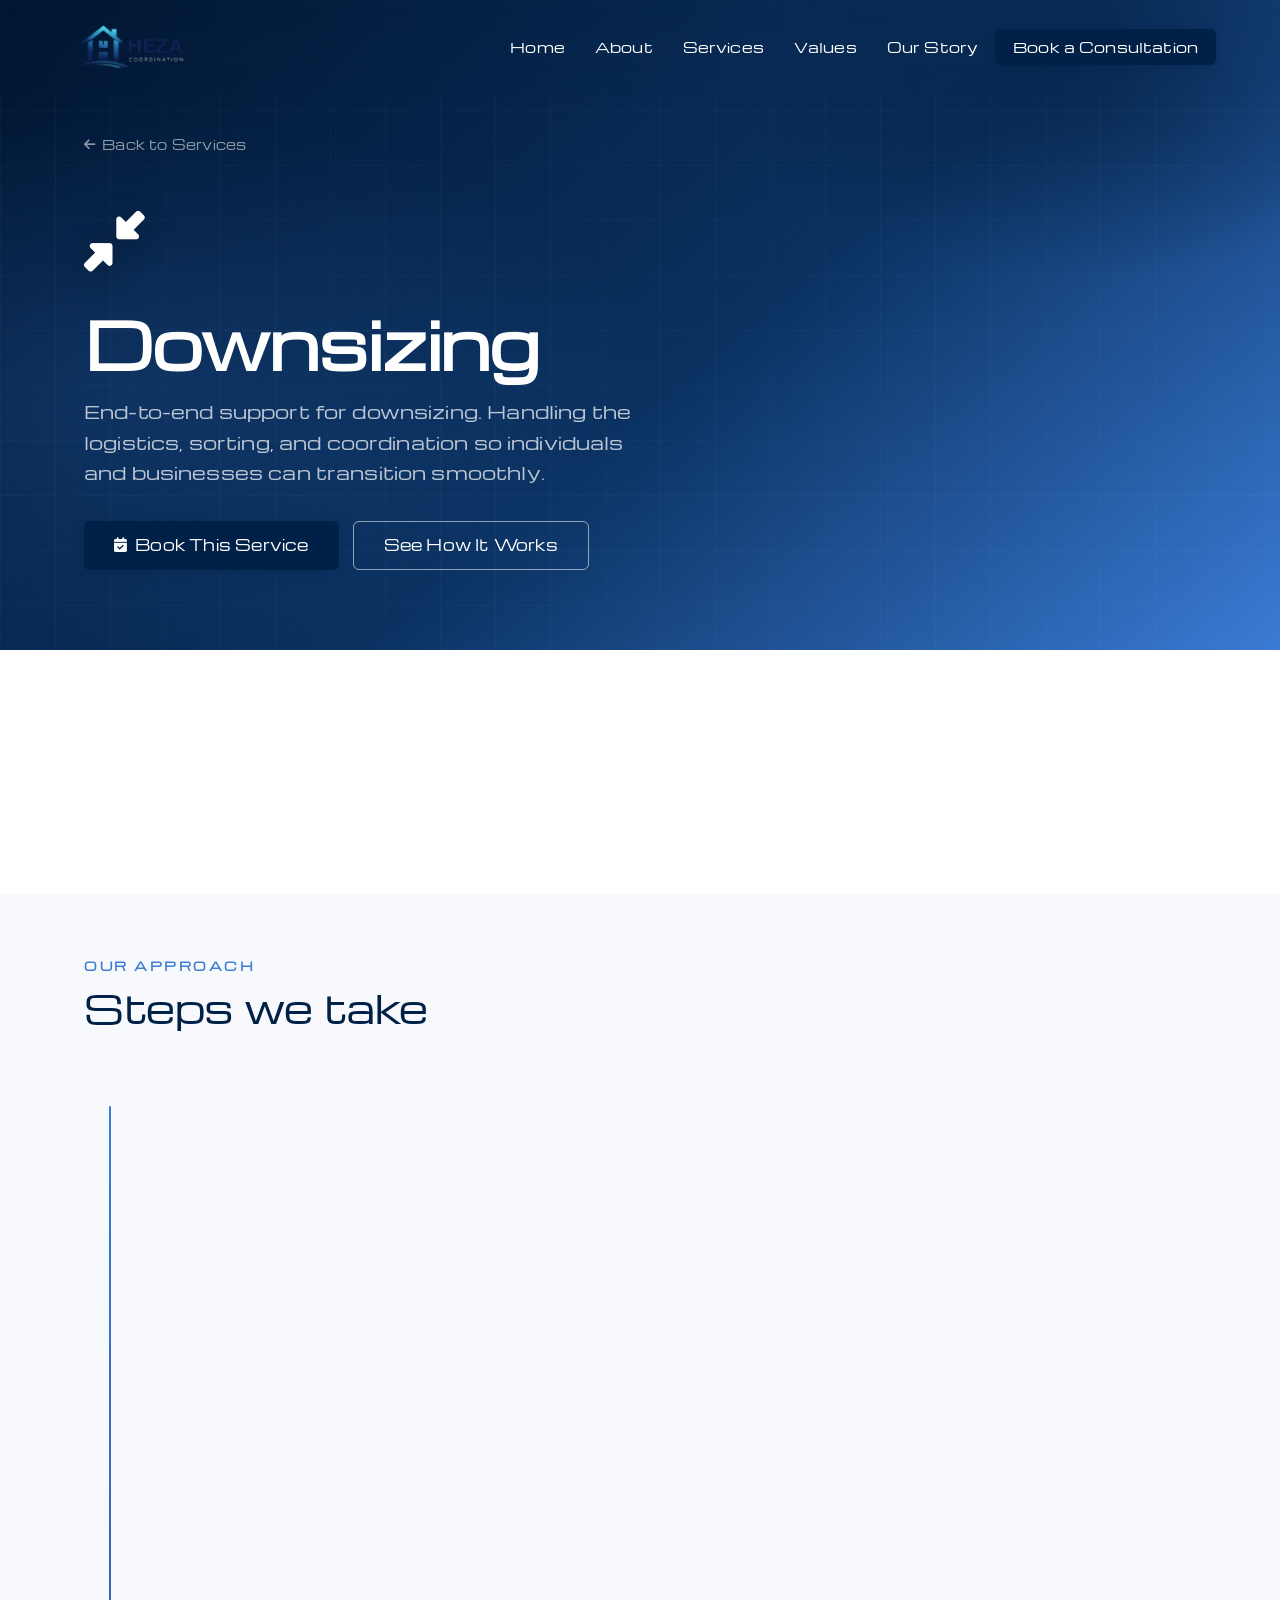
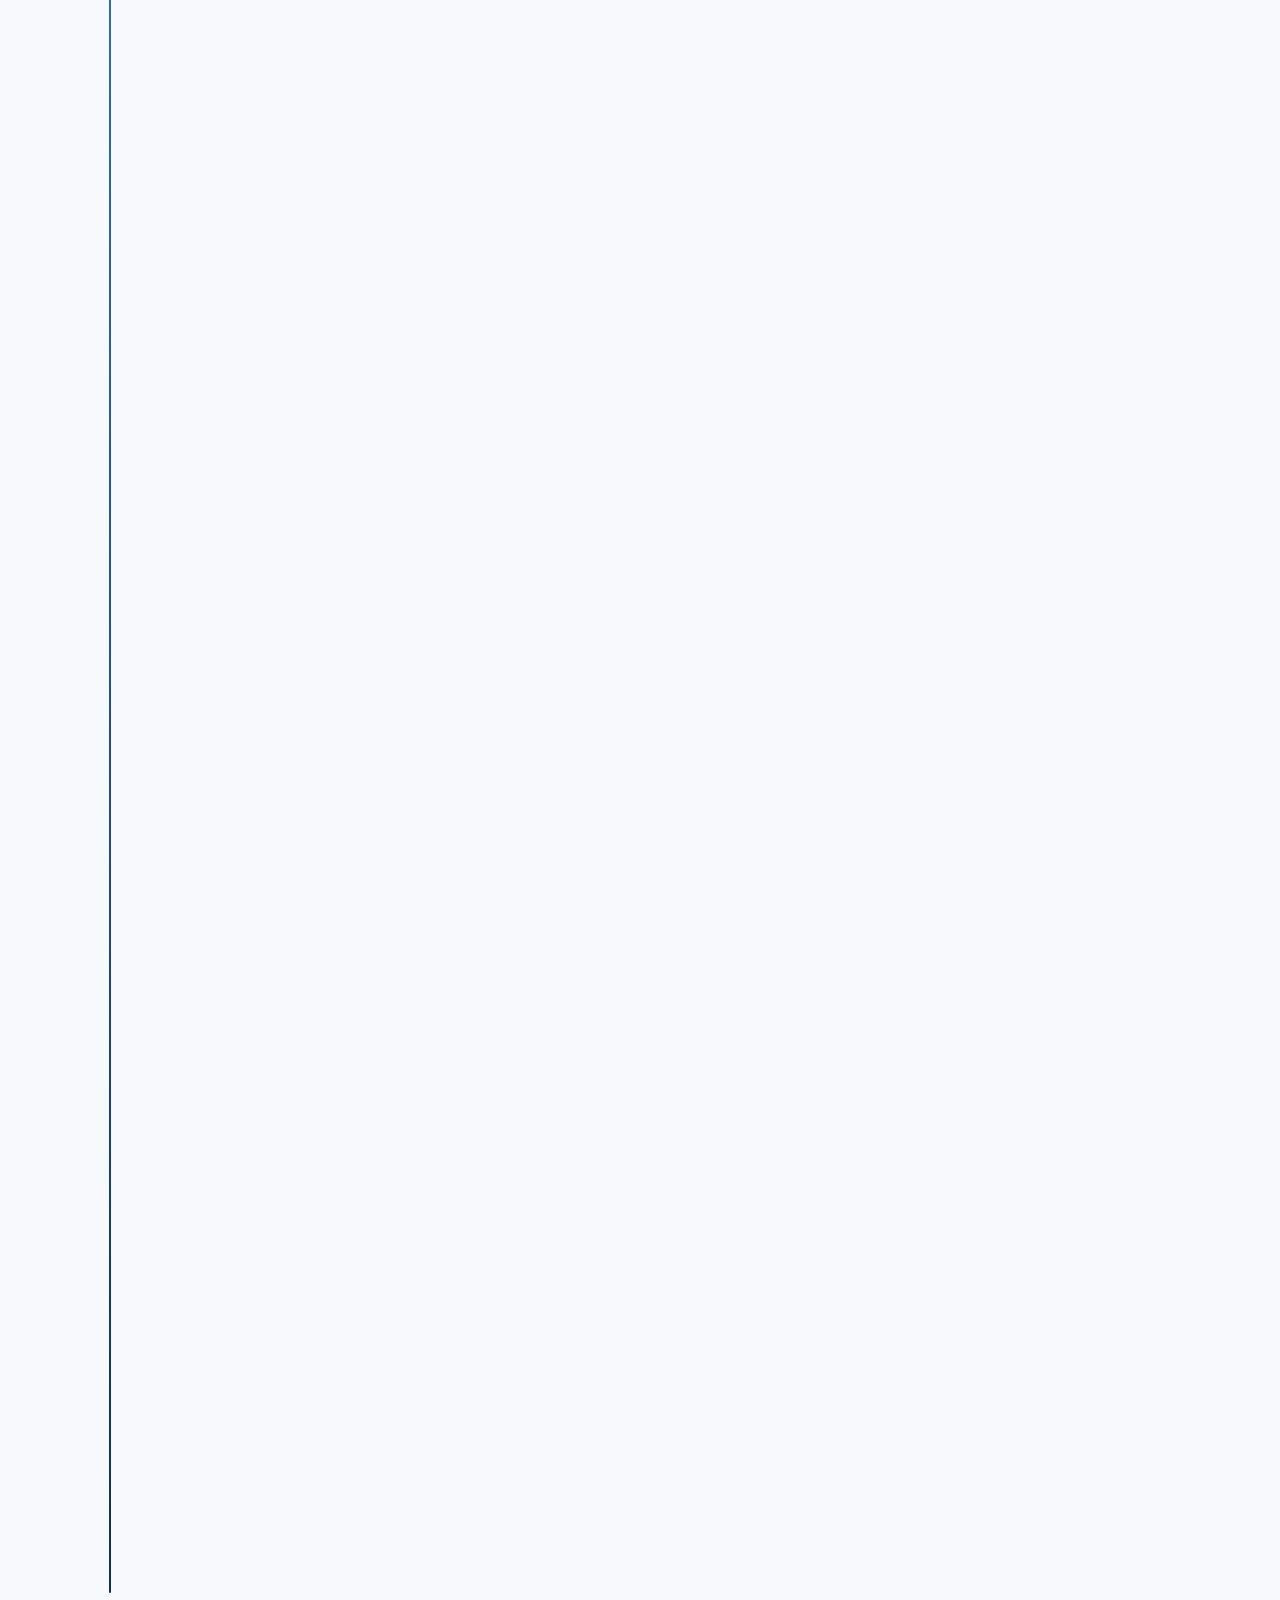
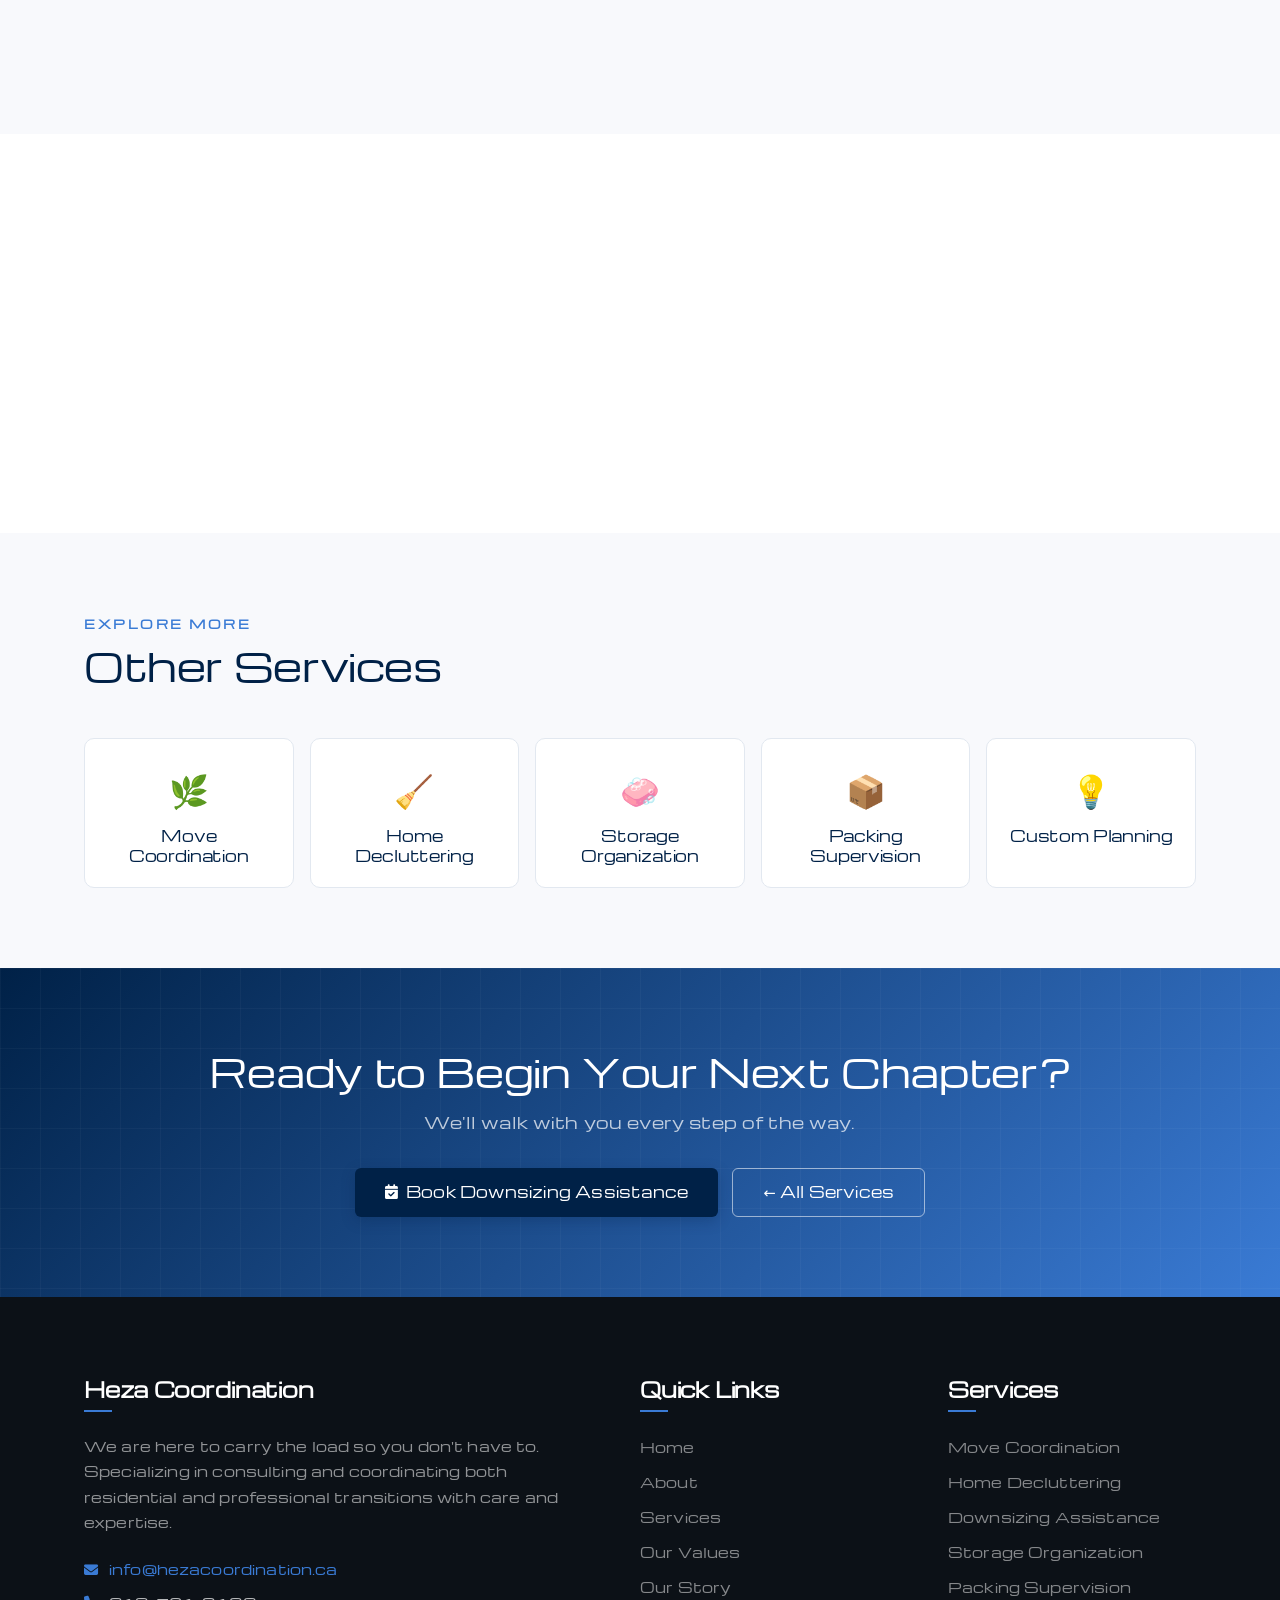
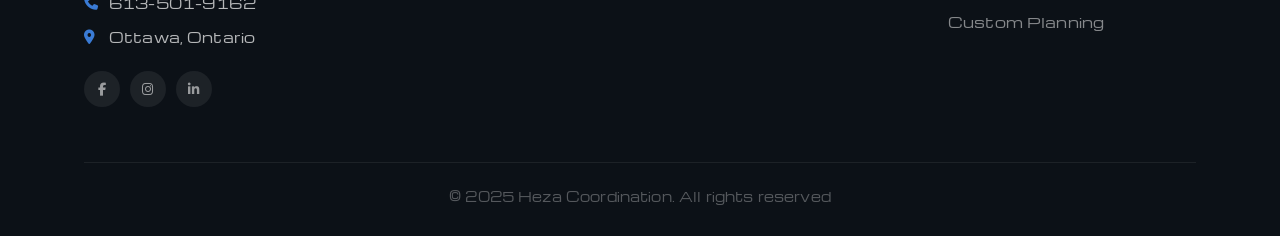
<file: downsizing.html>
<!DOCTYPE html>
<html lang="en">
<head>
  <meta charset="UTF-8">
  <meta name="viewport" content="width=device-width, initial-scale=1.0">
  <title>Downsizing | Heza Coordination</title>
  <link href="https://fonts.googleapis.com/css2?family=Cormorant+Garamond:ital,wght@0,400;0,600;0,700;1,400;1,600&family=Michroma&display=swap" rel="stylesheet">
  <link rel="stylesheet" href="https://cdnjs.cloudflare.com/ajax/libs/font-awesome/6.4.0/css/all.min.css">
  <link rel="stylesheet" href="style.css">
</head>
<body>

<!-- HEADER -->
<header id="header">
  <div class="container header-container">
    <a href="index.html" class="logo"><img src="images/hezalogo.png" alt="Heza Coordination" class="logo-img"></a>
    <button class="mobile-toggle" aria-label="Open menu"><span></span><span></span><span></span></button>
    <ul class="header-nav">
      <li><a href="index.html#home">Home</a></li>
      <li><a href="index.html#about">About</a></li>
      <li><a href="index.html#services">Services</a></li>
      <li><a href="index.html#values">Values</a></li>
      <li><a href="index.html#story">Our Story</a></li>
      <li class="nav-cta"><a href="#" class="book-cta" data-service="Downsizing &amp; Transition Assistance">Book a Consultation</a></li>
    </ul>
  </div>
</header>

<!-- SERVICE HERO -->
<section class="service-hero">
  <div class="container">
    <a href="index.html#services" class="hero-breadcrumb"><i class="fas fa-arrow-left"></i> Back to Services</a>
    <span class="hero-service-icon"><i class="fas fa-compress-alt"></i></span>
    <h1>Downsizing</h1>
    <p class="hero-subtitle"> End-to-end support for downsizing. Handling the logistics, sorting, and coordination so individuals and businesses can transition smoothly.</p>
    <div class="hero-cta-row">
      <button class="btn btn-navy book-cta" data-service="Downsizing &amp; Transition Assistance"><i class="fas fa-calendar-check"></i> Book This Service</button>
      <a href="#process" class="btn btn-outline">See How It Works</a>
    </div>
  </div>
</section>

<!-- INTRO -->
<section class="service-intro">
  <div class="container">
    <p class="lead-text fade-in">Let Heza handle the heavy lifting! Whether you're downsizing a lifetime of memories or optimizing your office for efficiency, we provide the structure, expertise, and compassionate support to downsize at your own pace.</p>
  </div>
</section>

<!-- PROCESS -->
<section class="process-section" id="process">
  <div class="container">
    <span class="section-eyebrow">Our Approach</span>
    <h2 class="section-heading">Steps we take</h2>
    <div class="timeline">

      <div class="timeline-item fade-in">
        <div class="timeline-num">01</div>
        <div class="timeline-card">
          <h3>Consultation &amp; Transition Planning</h3>
          <ul>
            <li>Understand the reason for the transition (retirement, health, relocation, estate)</li>
            <li>Discuss transition constraints, focus points (family dynamics), and timeline</li>
            <li>Define goals: what the new space looks like, what matters most</li>
            <li>Create a coordinated, phased transition plan</li>
          </ul>
          <span class="goal-chip">🎯 <strong>Goal:</strong> Build trust and create a clear, personalized roadmap</span>
        </div>
      </div>

      <div class="timeline-item fade-in">
        <div class="timeline-num">02</div>
        <div class="timeline-card">
          <h3> Inventory &amp; Space Assessment</h3>
          <ul>
            <li>Walk through the home or designated space and catalog all belongings</li>
            <li>Identify items with sentimental, financial, or practical value</li>
            <li>Assess what will fit in the new space</li>
            <li>Flag items for family discussions, sale, donation, or disposal</li>
          </ul>
          <span class="goal-chip">🎯 <strong>Goal:</strong> Get a complete picture before any decisions are made</span>
        </div>
      </div>

      <div class="timeline-item fade-in">
        <div class="timeline-num">03</div>
        <div class="timeline-card">
          <h3>Sorting &amp; Decision Support</h3>
          <ul>
            <li>Guide clientthrough item-by-item decisions</li>
            <li>Facilitate conversations between stakeholders (familiy members, business partners) when needed</li>
            <li>Honour sentimental value while staying practical</li>
            <li>Document decisions clearly for transparency</li>
          </ul>
          <span class="goal-chip">🎯 <strong>Goal:</strong> Make decisions feel supported, not rushed</span>
        </div>
      </div>

      <div class="timeline-item fade-in">
        <div class="timeline-num">04</div>
        <div class="timeline-card">
          <h3>Planning the New Home or Office Space </h3>
          <ul>
            <li>Create a layout plan for the new, smaller space</li>
            <li>Advise on what furniture and items will realistically fit</li>
            <li>Identify what new items may be needed in the new space</li>
            <li>Prioritize comfort, accessibility, and daily function</li>
          </ul>
          <span class="goal-chip">🎯 <strong>Goal:</strong> Ensure the new space feels comfortable and intentional</span>
        </div>
      </div>

      <div class="timeline-item fade-in">
        <div class="timeline-num">05</div>
        <div class="timeline-card">
          <h3>Coordinating Donations, Sales &amp; Disposal</h3>
          <ul>
            <li>Arrange donation pickups with local charities and organizations</li>
            <li>Coordinate estate sales or consignment for valuables</li>
            <li>Manage junk removal and responsible disposal</li>
            <li>Handle logistics so families don't have to</li>
          </ul>
          <span class="goal-chip">🎯 <strong>Goal:</strong> Ensure belongings are handled with respect and responsibility</span>
        </div>
      </div>

      <div class="timeline-item fade-in">
        <div class="timeline-num">06</div>
        <div class="timeline-card">
          <h3> New Office or Home Setup</h3>
          <ul>
            <li>Coordinate vetted movers for the transition day</li>
            <li>Supervise loading, transport, and unloading</li>
            <li>Oversee unpacking and placement in the new space</li>
            <li>Ensure the new space is set up to feel like home from day one</li>
          </ul>
          <span class="goal-chip">🎯 <strong>Goal:</strong> A smooth, dignified arrival in the new space</span>
        </div>
      </div>

      <div class="timeline-item fade-in">
        <div class="timeline-num">07</div>
        <div class="timeline-card">
          <h3> Check-In &amp; Follow-Up</h3>
          <ul>
            <li>Follow up after the move to ensure comfort and satisfaction</li>
            <li>Address any remaining items or last-minute needs</li>
            <li>Provide referrals to additional community or wellness resources if needed</li>
          </ul>
          <span class="goal-chip">🎯 <strong>Goal:</strong> Ensure the transition feels complete and supported</span>
        </div>
      </div>

    </div>
  </div>
</section>

<!-- OUTCOME -->
<section class="outcome-section">
  <div class="container">
    <div class="outcome-card fade-in">
      <h2>What You Get</h2>
      <p>A thoughtful, fully coordinated downsizing experience where every decision is made with care, every logistic is handled professionally and your new space feels comfortable and intentional from day one.</p>
    </div>
  </div>
</section>

<!-- OTHER SERVICES -->
<section class="other-services">
  <div class="container">
    <span class="section-eyebrow">Explore More</span>
    <h2 class="section-heading">Other Services</h2>
    <div class="mini-grid">
      <a href="move-coordination.html" class="mini-card"><div class="mini-icon">🌿</div><h4>Move Coordination</h4></a>
      <a href="decluttering.html" class="mini-card"><div class="mini-icon">🧹</div><h4>Home Decluttering</h4></a>
      <a href="storage-organization.html" class="mini-card"><div class="mini-icon">🧼</div><h4>Storage Organization</h4></a>
      <a href="packing-supervision.html" class="mini-card"><div class="mini-icon">📦</div><h4>Packing Supervision</h4></a>
      <a href="move-planning.html" class="mini-card"><div class="mini-icon">💡</div><h4>Custom Planning</h4></a>
    </div>
  </div>
</section>

<!-- CTA BANNER -->
<section class="service-cta-banner">
  <div class="container">
    <h2>Ready to Begin Your Next Chapter?</h2>
    <p>We'll walk with you every step of the way.</p>
    <div class="cta-btn-row">
      <button class="btn btn-navy book-cta" data-service="Downsizing &amp; Transition Assistance"><i class="fas fa-calendar-check"></i> Book Downsizing Assistance</button>
      <a href="index.html#services" class="btn btn-outline">← All Services</a>
    </div>
  </div>
</section>

<!-- FOOTER -->
<footer class="site-footer">
  <div class="container">
    <div class="footer-grid">
      <div class="footer-brand">
        <h3 class="footer-heading">Heza Coordination</h3>
        <p>We are here to carry the load so you don't have to. Specializing in consulting and coordinating both residential and professional transitions with care and expertise.</p>
        <div>
          <div class="footer-contact-item"><i class="fas fa-envelope"></i> <a href="mailto:info@hezacoordination.ca">info@hezacoordination.ca</a></div>
          <div class="footer-contact-item"><i class="fas fa-phone"></i> 613-501-9162</div>
          <div class="footer-contact-item"><i class="fas fa-map-marker-alt"></i> Ottawa, Ontario</div>
        </div>
        <div class="social-row">
          <a href="#" class="social-icon"><i class="fab fa-facebook-f"></i></a>
          <a href="#" class="social-icon"><i class="fab fa-instagram"></i></a>
          <a href="#" class="social-icon"><i class="fab fa-linkedin-in"></i></a>
        </div>
      </div>
      <div>
        <h3 class="footer-heading">Quick Links</h3>
        <ul class="footer-links">
          <li><a href="index.html">Home</a></li>
          <li><a href="index.html#about">About</a></li>
          <li><a href="index.html#services">Services</a></li>
          <li><a href="index.html#values">Our Values</a></li>
          <li><a href="index.html#story">Our Story</a></li>
        </ul>
      </div>
      <div>
        <h3 class="footer-heading">Services</h3>
        <ul class="footer-links">
          <li><a href="move-coordination.html">Move Coordination</a></li>
          <li><a href="decluttering.html">Home Decluttering</a></li>
          <li><a href="downsizing.html">Downsizing Assistance</a></li>
          <li><a href="storage-organization.html">Storage Organization</a></li>
          <li><a href="packing-supervision.html">Packing Supervision</a></li>
          <li><a href="move-planning.html">Custom Planning</a></li>
        </ul>
      </div>
    </div>
    <div class="footer-bottom">
      <p>&copy; 2025 Heza Coordination. All rights reserved
</file>
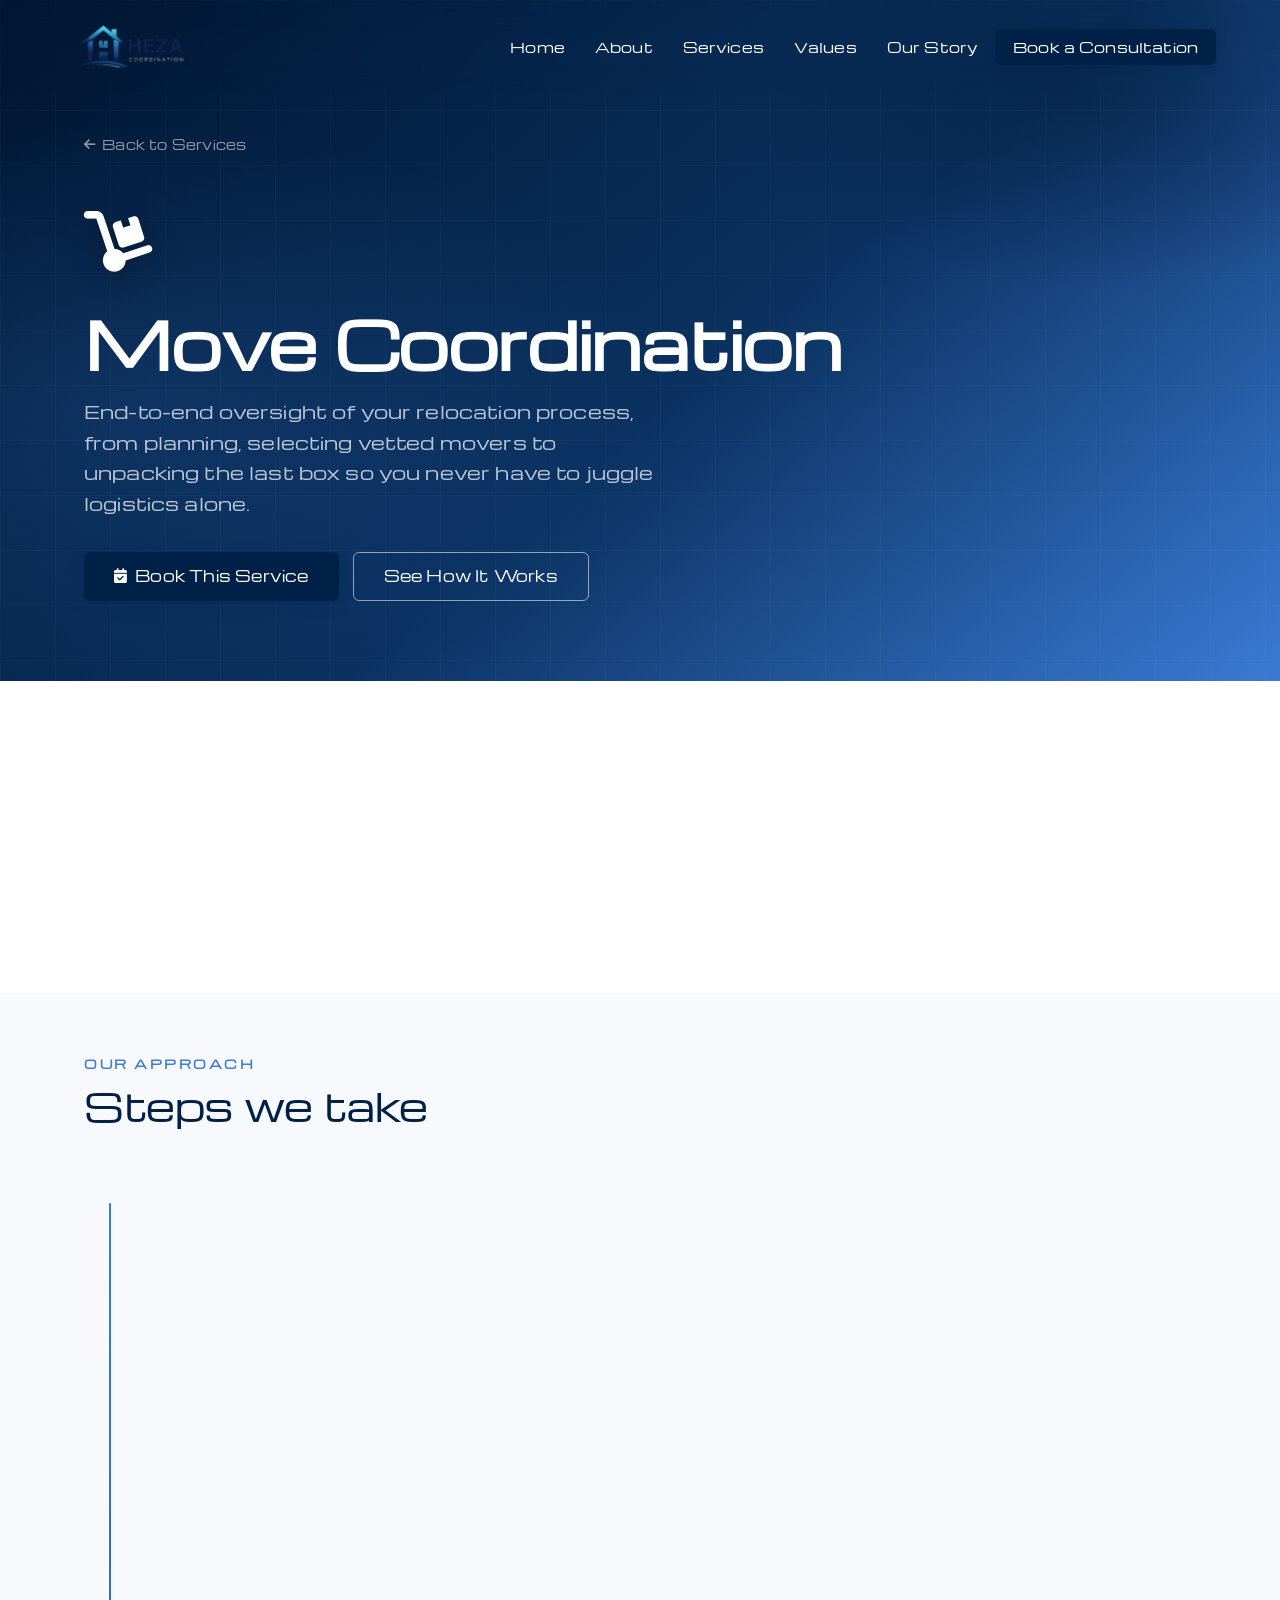
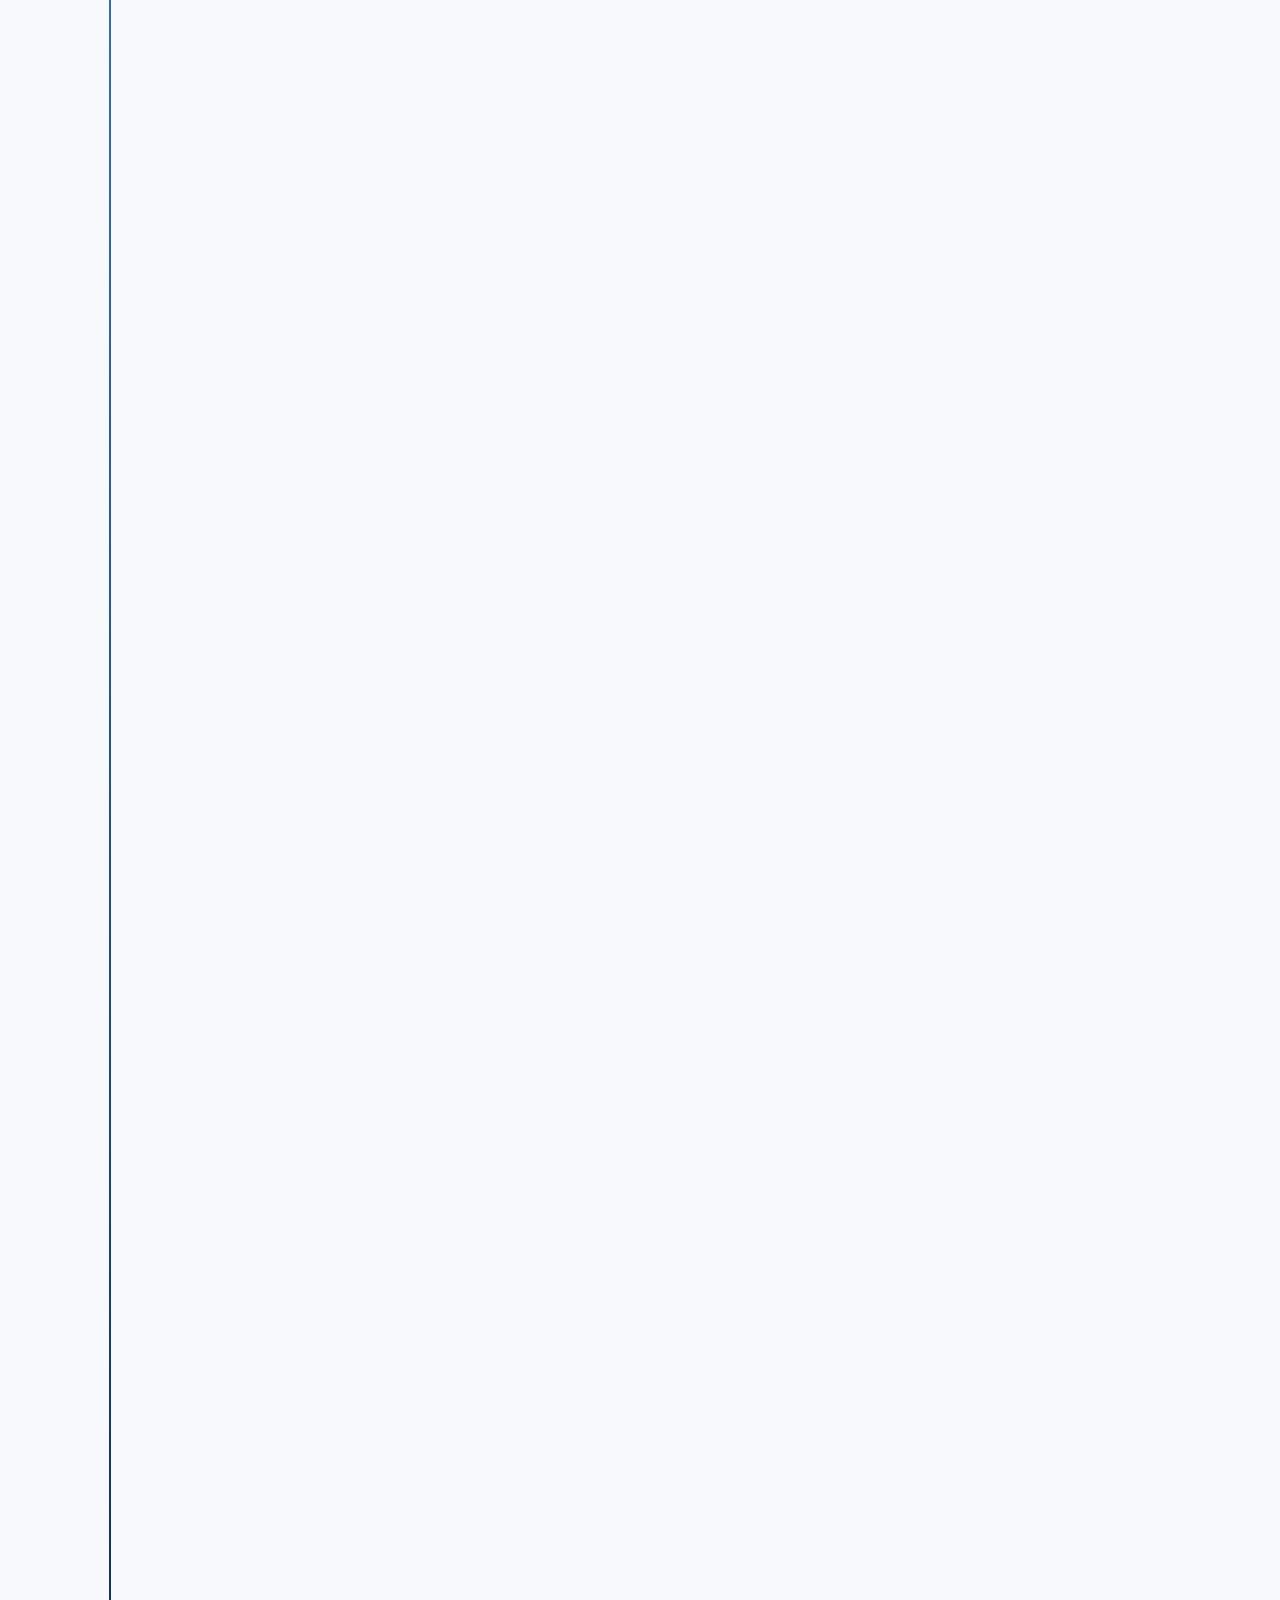
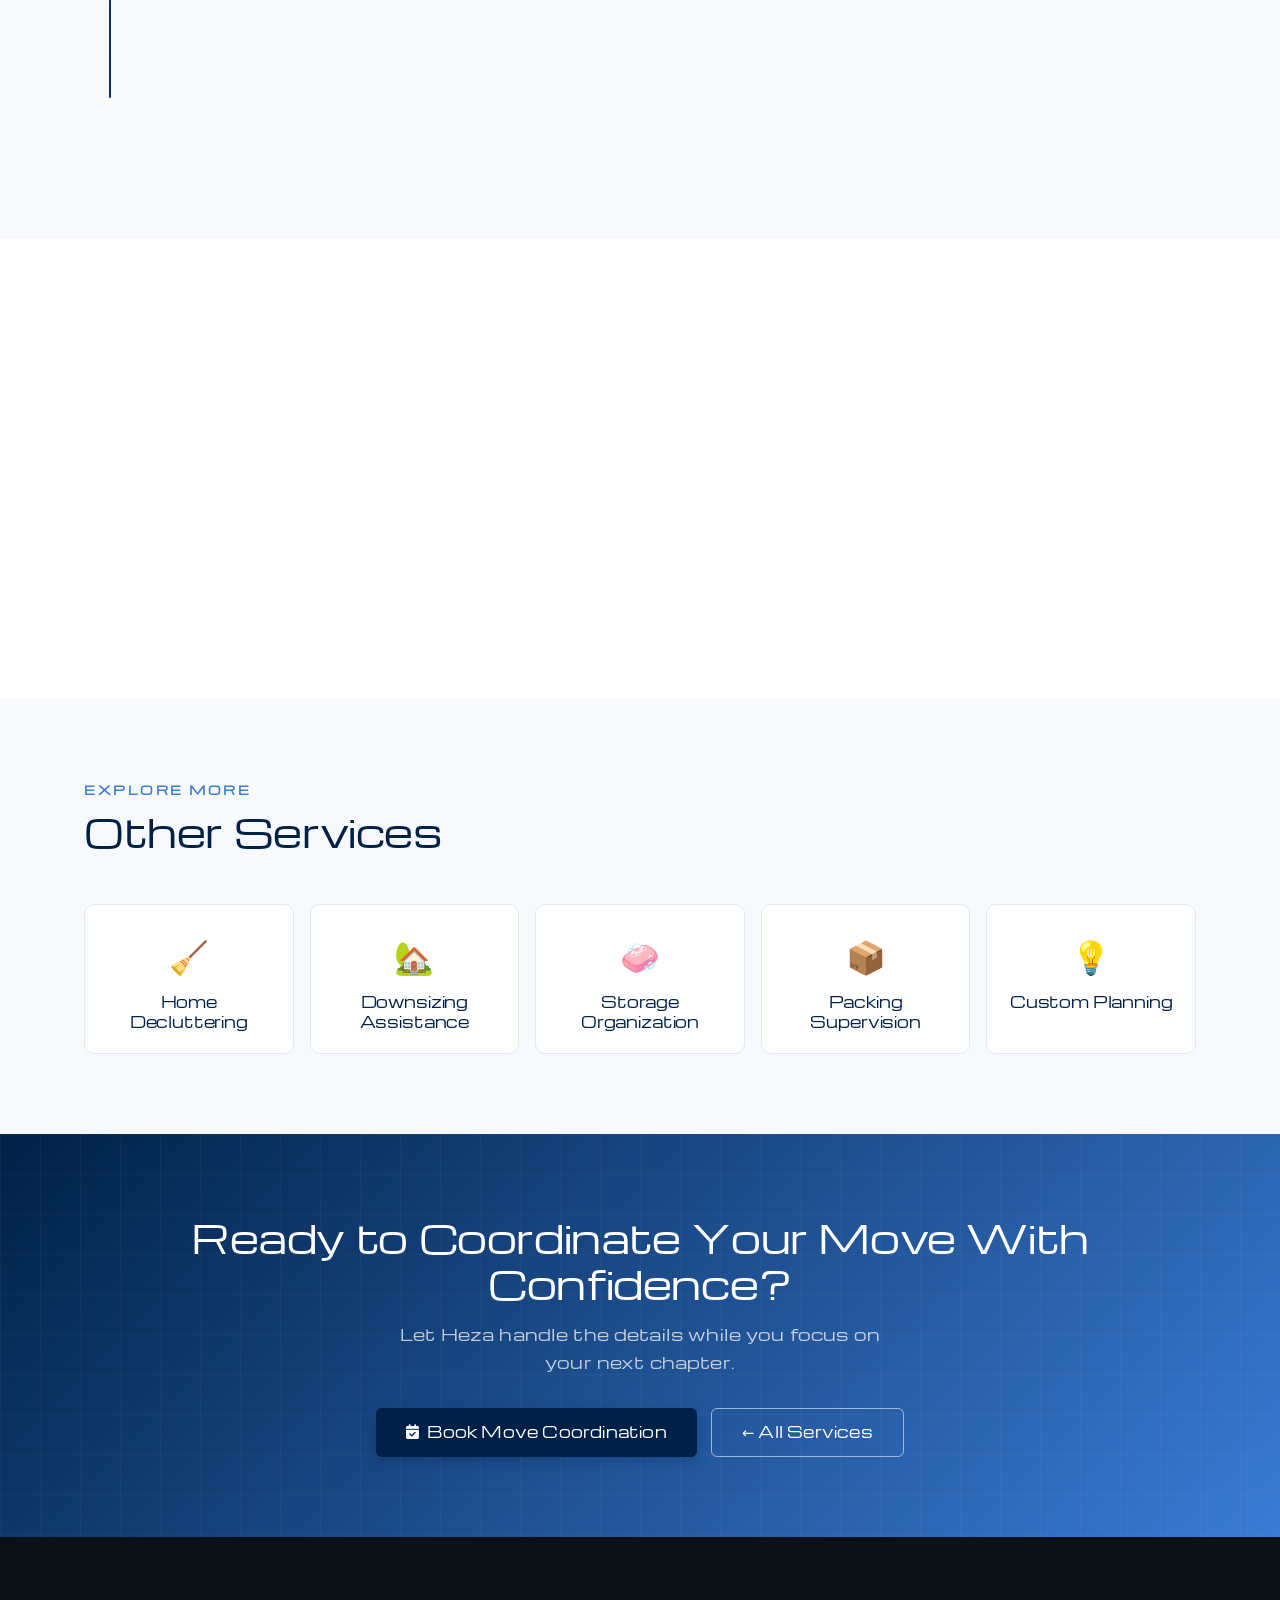
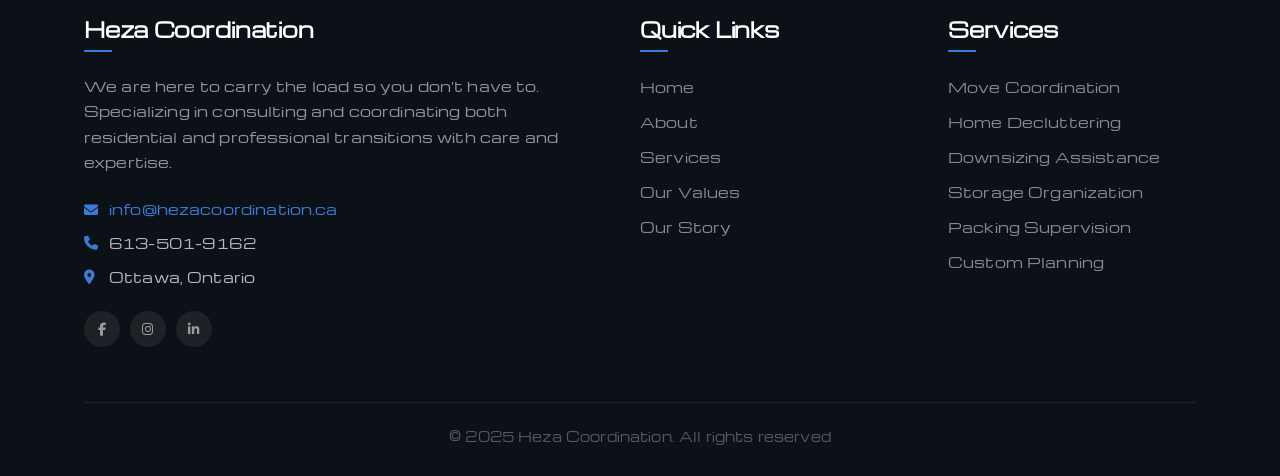
<file: move-coordination.html>
<!DOCTYPE html>
<html lang="en">
<head>
  <meta charset="UTF-8">
  <meta name="viewport" content="width=device-width, initial-scale=1.0">
  <title>Move Coordination | Heza Coordination</title>
  <link href="https://fonts.googleapis.com/css2?family=Cormorant+Garamond:ital,wght@0,400;0,600;0,700;1,400;1,600&family=Michroma&display=swap" rel="stylesheet">
  <link rel="stylesheet" href="https://cdnjs.cloudflare.com/ajax/libs/font-awesome/6.4.0/css/all.min.css">
  <link rel="stylesheet" href="style.css">
</head>
<body>

<!-- HEADER -->
<header id="header">
  <div class="container header-container">
    <a href="index.html" class="logo"><img src="images/hezalogo.png" alt="Heza Coordination" class="logo-img"></a>
    <button class="mobile-toggle" aria-label="Open menu"><span></span><span></span><span></span></button>
    <ul class="header-nav">
      <li><a href="index.html#home">Home</a></li>
      <li><a href="index.html#about">About</a></li>
      <li><a href="index.html#services">Services</a></li>
      <li><a href="index.html#values">Values</a></li>
      <li><a href="index.html#story">Our Story</a></li>
      <li class="nav-cta"><a href="#" class="book-cta" data-service="Move Coordination">Book a Consultation</a></li>
    </ul>
  </div>
</header>

<!-- SERVICE HERO -->
<section class="service-hero">
  <div class="container">
    <a href="index.html#services" class="hero-breadcrumb"><i class="fas fa-arrow-left"></i> Back to Services</a>
    <span class="hero-service-icon"><i class="fas fa-dolly"></i></span>
    <h1>Move Coordination</h1>
    <p class="hero-subtitle">End-to-end oversight of your relocation process, from planning, selecting vetted movers to unpacking the last box so you never have to juggle logistics alone.</p>
    <div class="hero-cta-row">
      <button class="btn btn-navy book-cta" data-service="Move Coordination"><i class="fas fa-calendar-check"></i> Book This Service</button>
      <a href="#process" class="btn btn-outline">See How It Works</a>
    </div>
  </div>
</section>

<!-- INTRO -->
<section class="service-intro">
  <div class="container">
    <p class="lead-text fade-in">Our Move Coordination service provides end-to-end support for individuals, families and businesses during a relocation. Instead of managing movers, suppliers, scheduling, and logistics yourself, your dedicated Heza coordinator oversees the entire process; ensuring efficiency, reliability, and a stress-free experience from the first walkthrough to the final placement.</p>
  </div>
</section>

<!-- PROCESS -->
<section class="process-section" id="process">
  <div class="container">
    <span class="section-eyebrow">Our Approach</span>
    <h2 class="section-heading">Steps we take</h2>
    <div class="timeline">

      <div class="timeline-item fade-in">
        <div class="timeline-num">01</div>
        <div class="timeline-card">
          <h3>Initial Consultation &amp; Needs Assessment</h3>
          <ul>
            <li>Conduct a walkthrough (virtual or in person)</li>
            <li>Identify scope: size of move, timelines, special handling items, storage needs</li>
            <li>Budget discussion and expectation setting</li>
            <li>Create a customized moving plan</li>
          </ul>
          <span class="goal-chip">🎯 <strong>Goal:</strong> Understand your needs and define the service level required</span>
        </div>
      </div>

      <div class="timeline-item fade-in">
        <div class="timeline-num">02</div>
        <div class="timeline-card">
          <h3>Vetting &amp; Selecting Movers and Service Providers</h3>
          <ul>
            <li>Research and evaluate moving companies based on experience, pricing, insurance, and reviews</li>
            <li>Verify contractor credentials (licensing, WSIB, liability insurance)</li>
            <li>Compare quotes and shortlist best-fit suppliers</li>
            <li>Present curated options to the client or select on their behalf</li>
          </ul>
          <span class="goal-chip">🎯 <strong>Goal:</strong> Ensure only qualified, reliable professionals are engaged</span>
        </div>
      </div>

      <div class="timeline-item fade-in">
        <div class="timeline-num">03</div>
        <div class="timeline-card">
          <h3>Planning &amp; Logistics Coordination</h3>
          <ul>
            <li>Create timeline and task schedule for packing, moving, and setup</li>
            <li>Book movers, packing teams, storage units, or cleaning services</li>
            <li>Arrange required materials (boxes, wraps, labels, equipment)</li>
            <li>Prepare inventory tracking system for shipping and delivery</li>
          </ul>
          <span class="goal-chip">🎯 <strong>Goal:</strong> Align all moving components and avoid scheduling conflicts</span>
        </div>
      </div>

      <div class="timeline-item fade-in">
        <div class="timeline-num">04</div>
        <div class="timeline-card">
          <h3>Pre-Move Preparation</h3>
          <ul>
            <li>Oversee packing and organization techniques</li>
            <li>Implement labeling system for efficiency and easy unpacking</li>
            <li>Coordinate decluttering, donations, disposal, and item categorization</li>
            <li>Communicate updates to client throughout process</li>
          </ul>
          <span class="goal-chip">🎯 <strong>Goal:</strong> Ensure the move is organized before moving day arrives</span>
        </div>
      </div>

      <div class="timeline-item fade-in">
        <div class="timeline-num">05</div>
        <div class="timeline-card">
          <h3>Moving Day Supervision</h3>
          <ul>
            <li>Coordinator is on-site or remotely supervises all operations</li>
            <li>Confirm arrival of movers and service teams</li>
            <li>Monitor loading/unloading, item handling, and transportation</li>
            <li>Update client on move progress in real time</li>
            <li>Troubleshoot issues instantly and maintain workflow</li>
          </ul>
          <span class="goal-chip">🎯 <strong>Goal:</strong> Ensure safe and efficient execution of the move</span>
        </div>
      </div>

      <div class="timeline-item fade-in">
        <div class="timeline-num">06</div>
        <div class="timeline-card">
          <h3>Transition &amp; Post-Move Support</h3>
          <ul>
            <li>Oversee unloading and placement of items in the new location</li>
            <li>Coordinate furniture setup, cleaning, and utility activation if required</li>
            <li>Inventory check to ensure nothing is lost or damaged</li>
            <li>Optional add-ons: unpacking, organizing, disposal of packing materials</li>
          </ul>
          <span class="goal-chip">🎯 <strong>Goal:</strong> Create a seamless transition into the new space</span>
        </div>
      </div>

      <div class="timeline-item fade-in">
        <div class="timeline-num">07</div>
        <div class="timeline-card">
          <h3>Follow-Up &amp; Quality Assurance</h3>
          <ul>
            <li>Verify client satisfaction after move completion</li>
            <li>Assist with returns, claims, or final touch services if needed</li>
            <li>Collect feedback for continuous improvement</li>
          </ul>
          <span class="goal-chip">🎯 <strong>Goal:</strong> Maintain trust and deliver lasting value</span>
        </div>
      </div>

    </div>
  </div>
</section>

<!-- OUTCOME -->
<section class="outcome-section">
  <div class="container">
    <div class="outcome-card fade-in">
      <h2>What You Get</h2>
      <p>A move coordination service that streamlines the entire moving process by handling planning, scheduling, and logistics management on your behalf. With professional oversight, vetted suppliers, and hands-on supervision from start to finish. You enjoy a smooth and organized transition without the stress of coordinating it yourself.</p>
    </div>
  </div>
</section>

<!-- OTHER SERVICES -->
<section class="other-services">
  <div class="container">
    <span class="section-eyebrow">Explore More</span>
    <h2 class="section-heading">Other Services</h2>
    <div class="mini-grid">
      <a href="decluttering.html" class="mini-card"><div class="mini-icon">🧹</div><h4>Home Decluttering</h4></a>
      <a href="downsizing.html" class="mini-card"><div class="mini-icon">🏡</div><h4>Downsizing Assistance</h4></a>
      <a href="storage-organization.html" class="mini-card"><div class="mini-icon">🧼</div><h4>Storage Organization</h4></a>
      <a href="packing-supervision.html" class="mini-card"><div class="mini-icon">📦</div><h4>Packing Supervision</h4></a>
      <a href="move-planning.html" class="mini-card"><div class="mini-icon">💡</div><h4>Custom Planning</h4></a>
    </div>
  </div>
</section>

<!-- CTA BANNER -->
<section class="service-cta-banner">
  <div class="container">
    <h2>Ready to Coordinate Your Move With Confidence?</h2>
    <p>Let Heza handle the details while you focus on your next chapter.</p>
    <div class="cta-btn-row">
      <button class="btn btn-navy book-cta" data-service="Move Coordination"><i class="fas fa-calendar-check"></i> Book Move Coordination</button>
      <a href="index.html#services" class="btn btn-outline">← All Services</a>
    </div>
  </div>
</section>

<!-- FOOTER -->
<footer class="site-footer">
  <div class="container">
    <div class="footer-grid">
      <div class="footer-brand">
        <h3 class="footer-heading">Heza Coordination</h3>
        <p>We are here to carry the load so you don't have to. Specializing in consulting and coordinating both residential and professional transitions with care and expertise.</p>
        <div>
          <div class="footer-contact-item"><i class="fas fa-envelope"></i> <a href="mailto:info@hezacoordination.ca">info@hezacoordination.ca</a></div>
          <div class="footer-contact-item"><i class="fas fa-phone"></i> 613-501-9162</div>
          <div class="footer-contact-item"><i class="fas fa-map-marker-alt"></i> Ottawa, Ontario</div>
        </div>
        <div class="social-row">
          <a href="#" class="social-icon"><i class="fab fa-facebook-f"></i></a>
          <a href="#" class="social-icon"><i class="fab fa-instagram"></i></a>
          <a href="#" class="social-icon"><i class="fab fa-linkedin-in"></i></a>
        </div>
      </div>
      <div>
        <h3 class="footer-heading">Quick Links</h3>
        <ul class="footer-links">
          <li><a href="index.html">Home</a></li>
          <li><a href="index.html#about">About</a></li>
          <li><a href="index.html#services">Services</a></li>
          <li><a href="index.html#values">Our Values</a></li>
          <li><a href="index.html#story">Our Story</a></li>
        </ul>
      </div>
      <div>
        <h3 class="footer-heading">Services</h3>
        <ul class="footer-links">
          <li><a href="move-coordination.html">Move Coordination</a></li>
          <li><a href="decluttering.html">Home Decluttering</a></li>
          <li><a href="downsizing.html">Downsizing Assistance</a></li>
          <li><a href="storage-organization.html">Storage Organization</a></li>
          <li><a href="packing-supervision.html">Packing Supervision</a></li>
          <li><a href="move-planning.html">Custom Planning</a></li>
        </ul>
      </div>
    </div>
    <div class="footer-bottom">
      <p>&copy; 2025 Heza Coordination. All rights reserved
</file>
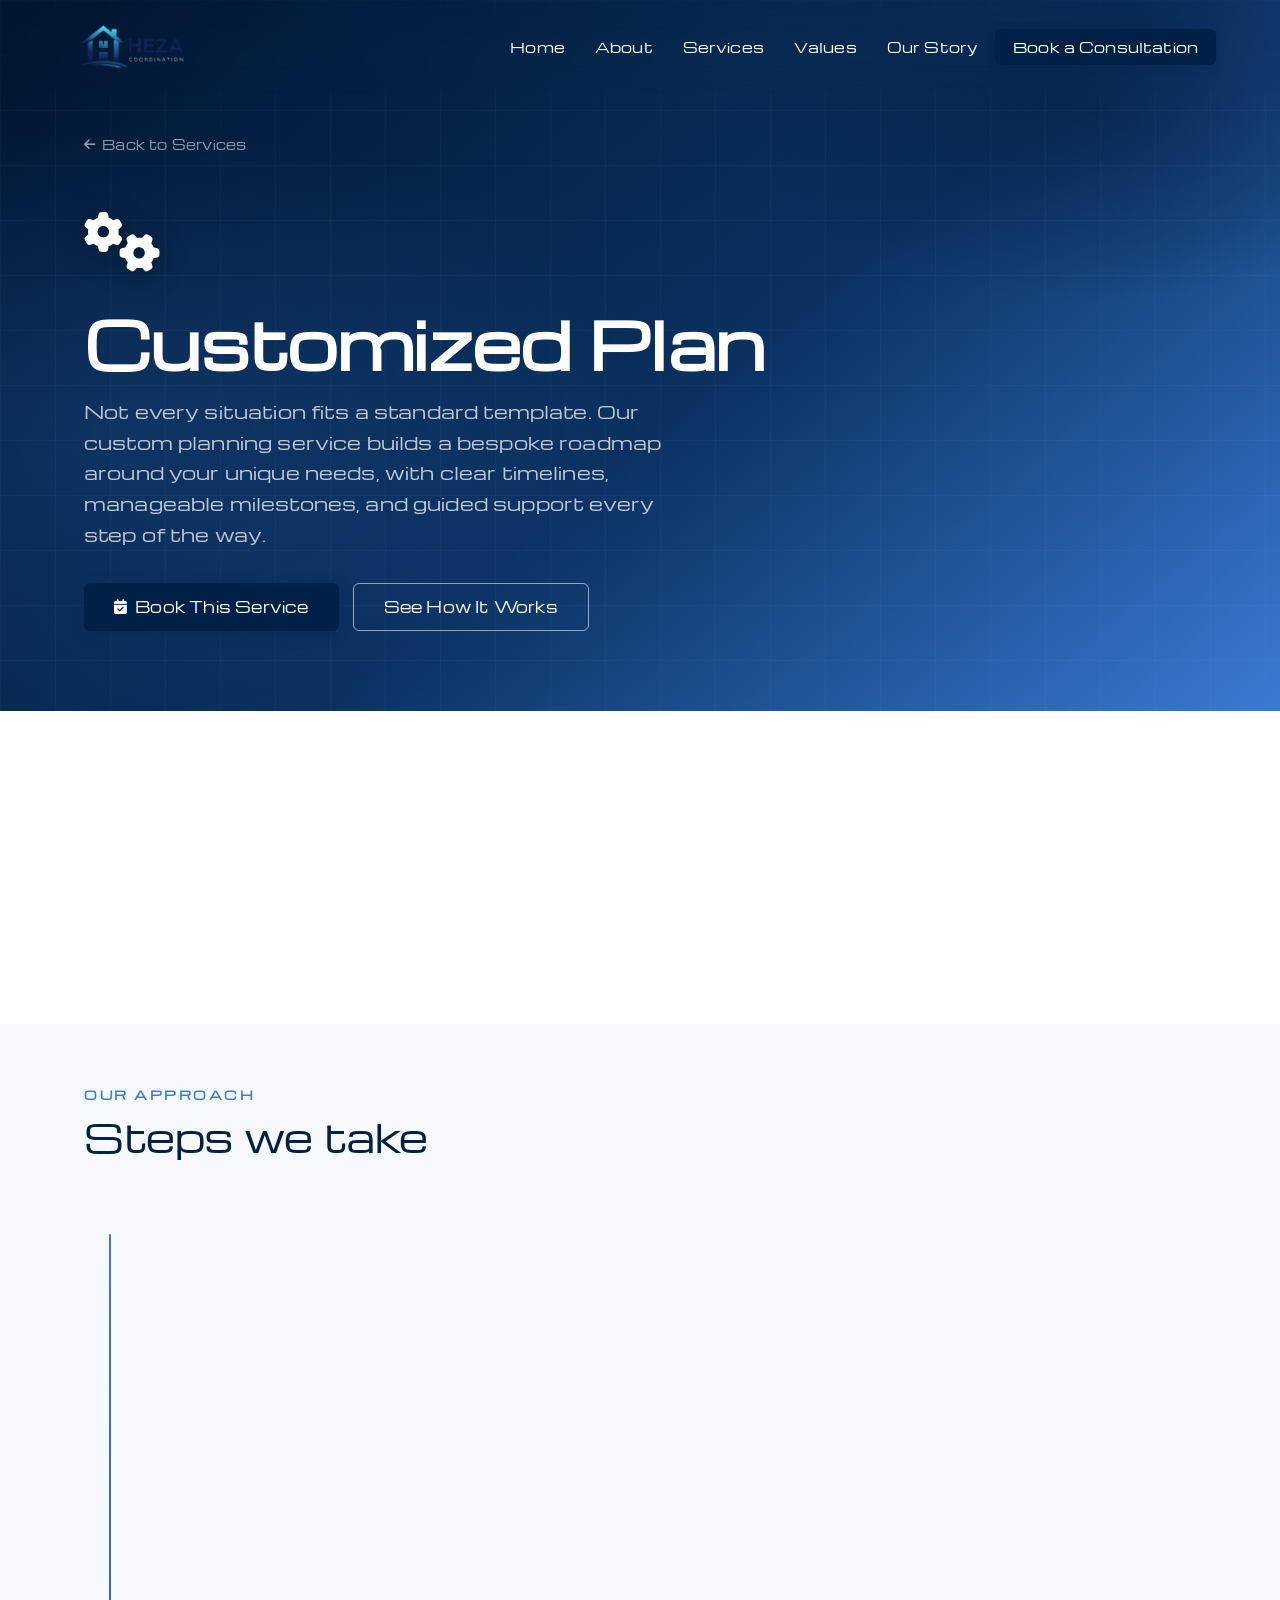
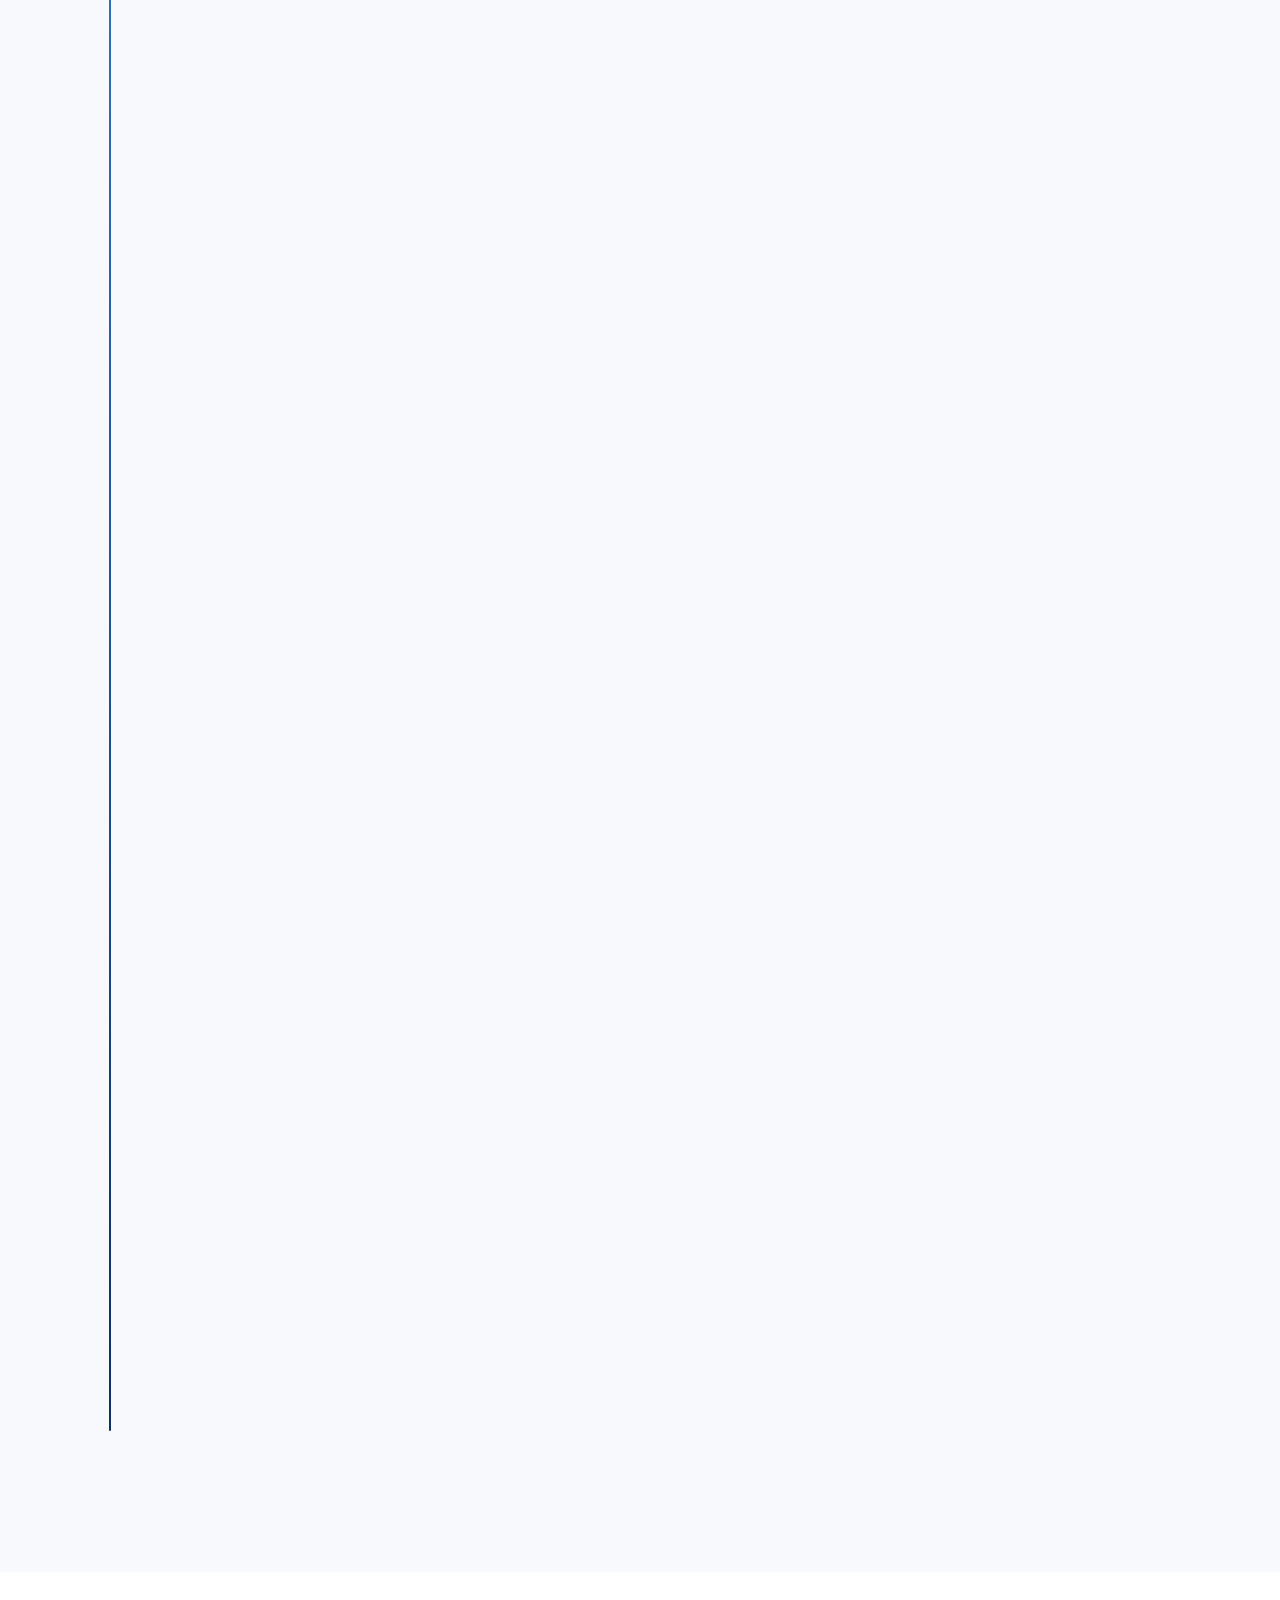
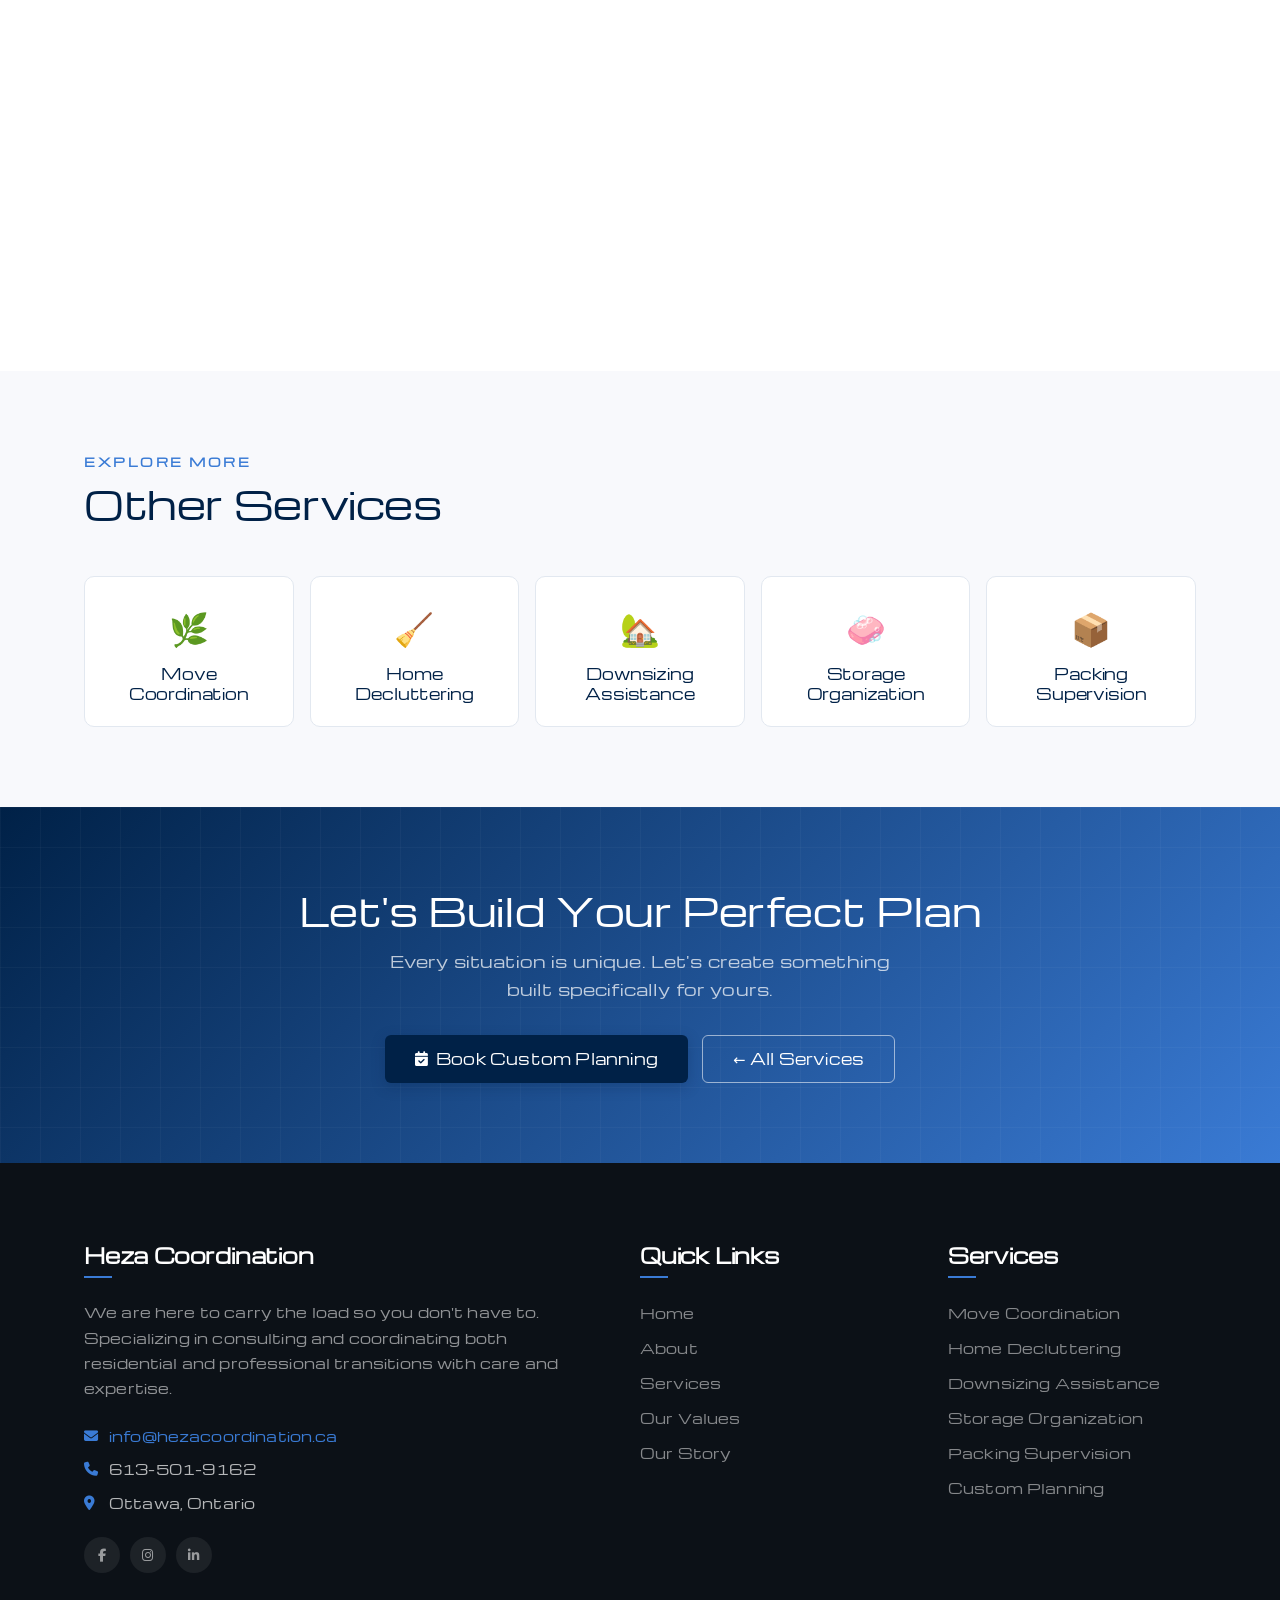
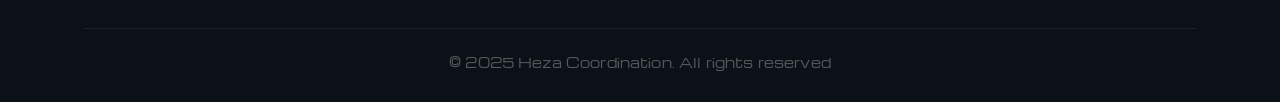
<file: move-planning.html>
<!DOCTYPE html>
<html lang="en">
<head>
  <meta charset="UTF-8">
  <meta name="viewport" content="width=device-width, initial-scale=1.0">
  <title>Customized Plan | Heza Coordination</title>
  <link href="https://fonts.googleapis.com/css2?family=Cormorant+Garamond:ital,wght@0,400;0,600;0,700;1,400;1,600&family=Michroma&display=swap" rel="stylesheet">
  <link rel="stylesheet" href="https://cdnjs.cloudflare.com/ajax/libs/font-awesome/6.4.0/css/all.min.css">
  <link rel="stylesheet" href="style.css">
</head>
<body>

<!-- HEADER -->
<header id="header">
  <div class="container header-container">
    <a href="index.html" class="logo"><img src="images/hezalogo.png" alt="Heza Coordination" class="logo-img"></a>
    <button class="mobile-toggle" aria-label="Open menu"><span></span><span></span><span></span></button>
    <ul class="header-nav">
      <li><a href="index.html#home">Home</a></li>
      <li><a href="index.html#about">About</a></li>
      <li><a href="index.html#services">Services</a></li>
      <li><a href="index.html#values">Values</a></li>
      <li><a href="index.html#story">Our Story</a></li>
      <li class="nav-cta"><a href="#" class="book-cta" data-service="Customized Move Planning">Book a Consultation</a></li>
    </ul>
  </div>
</header>

<!-- SERVICE HERO -->
<section class="service-hero">
  <div class="container">
    <a href="index.html#services" class="hero-breadcrumb"><i class="fas fa-arrow-left"></i> Back to Services</a>
    <span class="hero-service-icon"><i class="fas fa-cogs"></i></span>
    <h1>Customized Plan</h1>
    <p class="hero-subtitle">Not every situation fits a standard template. Our custom planning service builds a bespoke roadmap around your unique needs, with clear timelines, manageable milestones, and guided support every step of the way.</p>
    <div class="hero-cta-row">
      <button class="btn btn-navy book-cta" data-service="Customized Move Planning"><i class="fas fa-calendar-check"></i> Book This Service</button>
      <a href="#process" class="btn btn-outline">See How It Works</a>
    </div>
  </div>
</section>

<!-- INTRO -->
<section class="service-intro">
  <div class="container">
    <p class="lead-text fade-in">Sometimes you need to get work doen but don't know where to start or maybe your situation is complex enough that no standard service quite fits. Our Customized coordination service is built for exactly that: we sit down with you, understand your vision, build and execute a detailed, actionable plan that gives you clarity, confidence and control over your transition.</p>
  </div>
</section>

<!-- PROCESS -->
<section class="process-section" id="process">
  <div class="container">
    <span class="section-eyebrow">Our Approach</span>
    <h2 class="section-heading">Steps we take</h2>
    <div class="timeline">

      <div class="timeline-item fade-in">
        <div class="timeline-num">01</div>
        <div class="timeline-card">
          <h3>Discovery &amp; Scoping Session</h3>
          <ul>
            <li>Deep dive conversation to understand your full situation</li>
            <li>Identify your transition type, constraints, and goals</li>
            <li>Understand your existing support system and gaps</li>
            <li>Clarify what "done well" looks like for you</li>
          </ul>
          <span class="goal-chip">🎯 <strong>Goal:</strong> Fully understand your unique needs before building anything</span>
        </div>
      </div>

      <div class="timeline-item fade-in">
        <div class="timeline-num">02</div>
        <div class="timeline-card">
          <h3>Custom Checklist Creation</h3>
          <ul>
            <li>Build a comprehensive, step by step checklist tailored to your situation</li>
            <li>Break large tasks into manageable daily and weekly actions</li>
            <li>Flag dependencies and tasks that must happen before others</li>
            <li>Include reminders for administrative tasks (utilities, address changes, etc.)</li>
          </ul>
          <span class="goal-chip">🎯 <strong>Goal:</strong> A checklist you'll actually use which is clear, concise and personal</span>
        </div>
      </div>

      <div class="timeline-item fade-in">
        <div class="timeline-num">03</div>
        <div class="timeline-card">
          <h3>Timeline &amp; Milestone Planning</h3>
          <ul>
            <li>Map all tasks onto a clear calendar timeline</li>
            <li>Set key milestones with buffer time built in</li>
            <li>Identify critical path items that drive the entire schedule</li>
            <li>Build in contingency for unexpected delays</li>
          </ul>
          <span class="goal-chip">🎯 <strong>Goal:</strong> Know exactly what needs to happen, and when</span>
        </div>
      </div>

      <div class="timeline-item fade-in">
        <div class="timeline-num">04</div>
        <div class="timeline-card">
          <h3>Budget Oversight &amp; Contractor Guidance</h3>
          <ul>
            <li>Help you build a realistic transition budget</li>
            <li>Identify where to invest and where to save</li>
            <li>Provide guidance on contracor or vendor selection even if you're booking them yourself</li>
            <li>Flag potential hidden costs before they surprise you</li>
          </ul>
          <span class="goal-chip">🎯 <strong>Goal:</strong> No budget surprises full financial clarity from the start</span>
        </div>
      </div>

      <div class="timeline-item fade-in">
        <div class="timeline-num">05</div>
        <div class="timeline-card">
          <h3>Ongoing Coordination &amp; Support</h3>
          <ul>
            <li>Regular check-ins to track progress and adjust the plan as needed</li>
            <li>Available for questions, problem-solving, and decision support</li>
            <li>Help prioritize when things feel overwhelming</li>
            <li>Act as a calm, organized resource throughout the transition</li>
          </ul>
          <span class="goal-chip">🎯 <strong>Goal:</strong> You're never figuring it out alone</span>
        </div>
      </div>

      <div class="timeline-item fade-in">
        <div class="timeline-num">06</div>
        <div class="timeline-card">
          <h3>Final Review &amp; Sign-Off</h3>
          <ul>
            <li>Review all completed tasks and close open items</li>
            <li>Confirm that the transition has been completed to your satisfaction</li>
            <li>Provide a summary document of everything accomplished</li>
            <li>Offer ongoing maintenance support if desired</li>
          </ul>
          <span class="goal-chip">🎯 <strong>Goal:</strong> Leave with clarity, confidence, and nothing left undone</span>
        </div>
      </div>

    </div>
  </div>
</section>

<!-- OUTCOME -->
<section class="outcome-section">
  <div class="container">
    <div class="outcome-card fade-in">
      <h2>What You Get</h2>
      <p>A fully personalized transition plan that meets your unique needs, not a generic template and coordinated with care and expertise to ensure a successful transition.</p>
    </div>
  </div>
</section>

<!-- OTHER SERVICES -->
<section class="other-services">
  <div class="container">
    <span class="section-eyebrow">Explore More</span>
    <h2 class="section-heading">Other Services</h2>
    <div class="mini-grid">
      <a href="move-coordination.html" class="mini-card"><div class="mini-icon">🌿</div><h4>Move Coordination</h4></a>
      <a href="decluttering.html" class="mini-card"><div class="mini-icon">🧹</div><h4>Home Decluttering</h4></a>
      <a href="downsizing.html" class="mini-card"><div class="mini-icon">🏡</div><h4>Downsizing Assistance</h4></a>
      <a href="storage-organization.html" class="mini-card"><div class="mini-icon">🧼</div><h4>Storage Organization</h4></a>
      <a href="packing-supervision.html" class="mini-card"><div class="mini-icon">📦</div><h4>Packing Supervision</h4></a>
    </div>
  </div>
</section>

<!-- CTA BANNER -->
<section class="service-cta-banner">
  <div class="container">
    <h2>Let's Build Your Perfect Plan</h2>
    <p>Every situation is unique. Let's create something built specifically for yours.</p>
    <div class="cta-btn-row">
      <button class="btn btn-navy book-cta" data-service="Customized Move Planning"><i class="fas fa-calendar-check"></i> Book Custom Planning</button>
      <a href="index.html#services" class="btn btn-outline">← All Services</a>
    </div>
  </div>
</section>

<!-- FOOTER -->
<footer class="site-footer">
  <div class="container">
    <div class="footer-grid">
      <div class="footer-brand">
        <h3 class="footer-heading">Heza Coordination</h3>
        <p>We are here to carry the load so you don't have to. Specializing in consulting and coordinating both residential and professional transitions with care and expertise.</p>
        <div>
          <div class="footer-contact-item"><i class="fas fa-envelope"></i> <a href="mailto:info@hezacoordination.ca">info@hezacoordination.ca</a></div>
          <div class="footer-contact-item"><i class="fas fa-phone"></i> 613-501-9162</div>
          <div class="footer-contact-item"><i class="fas fa-map-marker-alt"></i> Ottawa, Ontario</div>
        </div>
        <div class="social-row">
          <a href="#" class="social-icon"><i class="fab fa-facebook-f"></i></a>
          <a href="#" class="social-icon"><i class="fab fa-instagram"></i></a>
          <a href="#" class="social-icon"><i class="fab fa-linkedin-in"></i></a>
        </div>
      </div>
      <div>
        <h3 class="footer-heading">Quick Links</h3>
        <ul class="footer-links">
          <li><a href="index.html">Home</a></li>
          <li><a href="index.html#about">About</a></li>
          <li><a href="index.html#services">Services</a></li>
          <li><a href="index.html#values">Our Values</a></li>
          <li><a href="index.html#story">Our Story</a></li>
        </ul>
      </div>
      <div>
        <h3 class="footer-heading">Services</h3>
        <ul class="footer-links">
          <li><a href="move-coordination.html">Move Coordination</a></li>
          <li><a href="decluttering.html">Home Decluttering</a></li>
          <li><a href="downsizing.html">Downsizing Assistance</a></li>
          <li><a href="storage-organization.html">Storage Organization</a></li>
          <li><a href="packing-supervision.html">Packing Supervision</a></li>
          <li><a href="move-planning.html">Custom Planning</a></li>
        </ul>
      </div>
    </div>
    <div class="footer-bottom">
      <p>&copy; 2025 Heza Coordination. All rights reserved
</file>
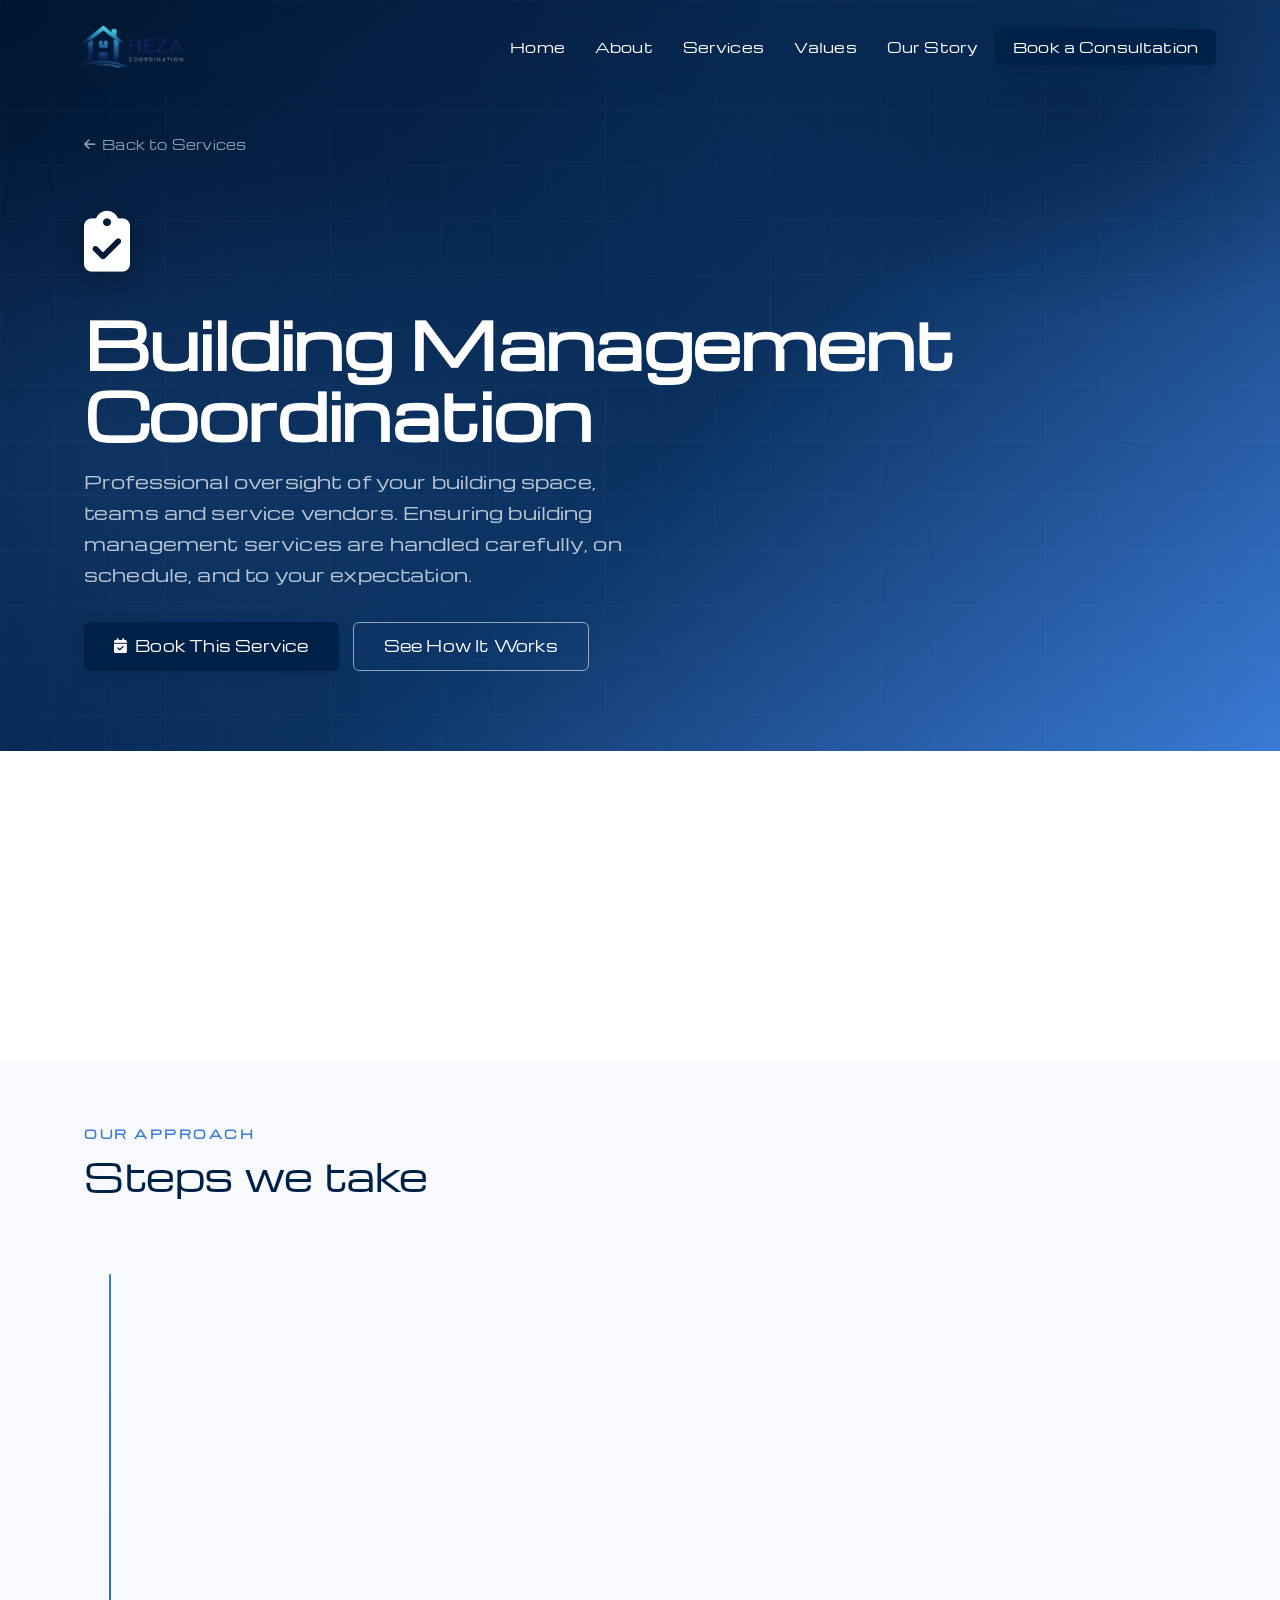
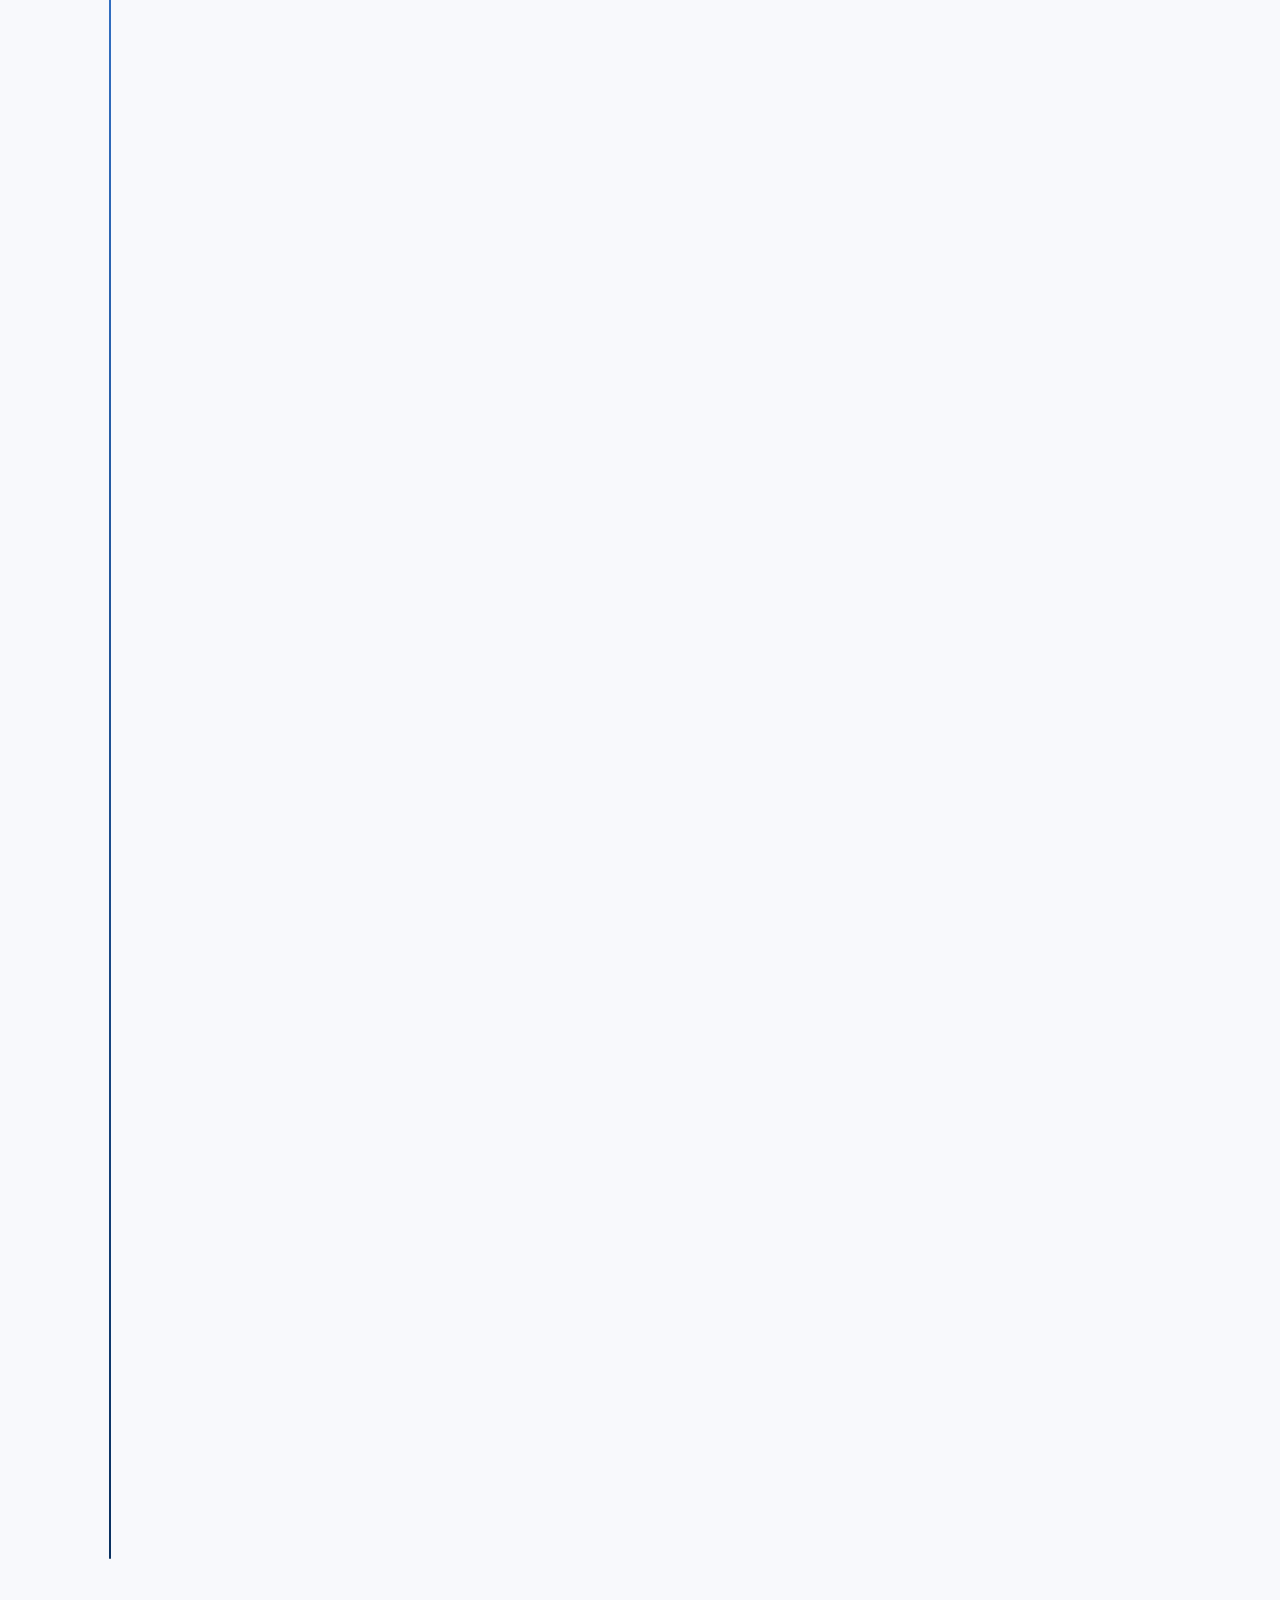
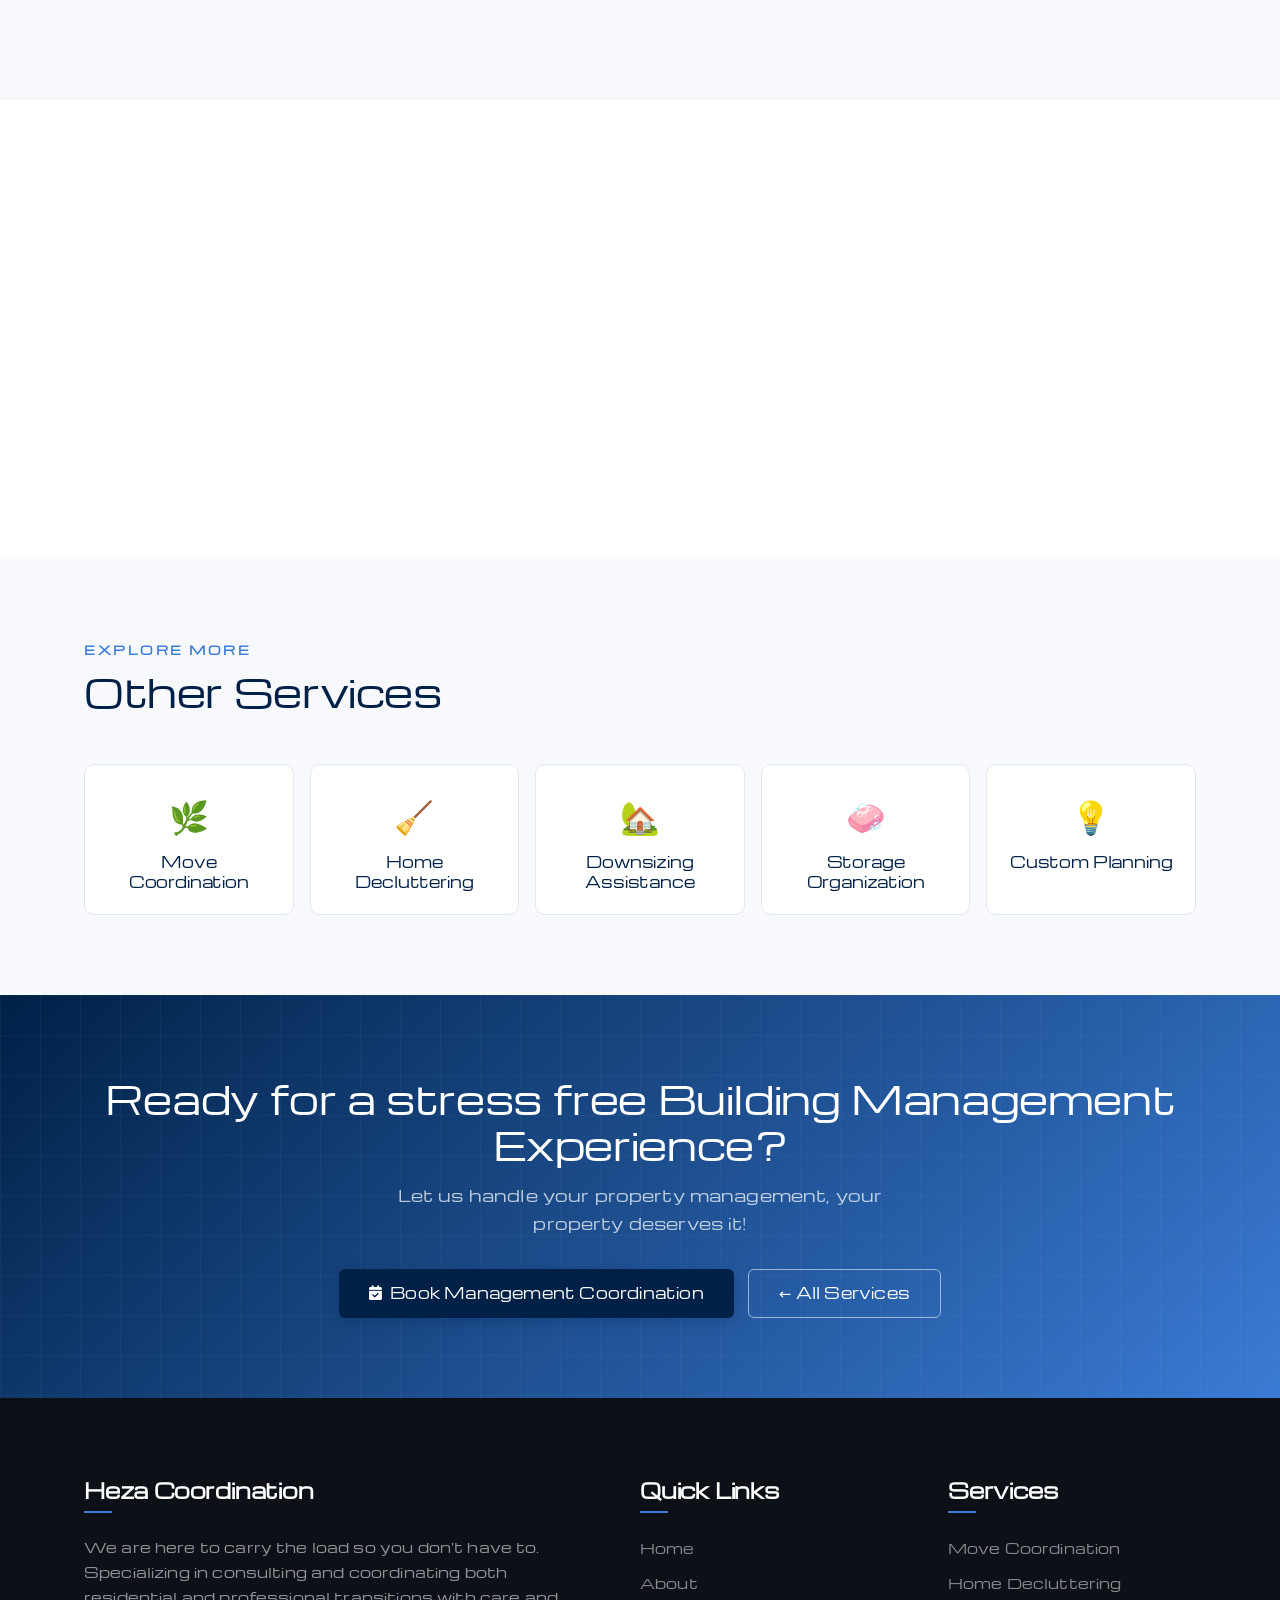
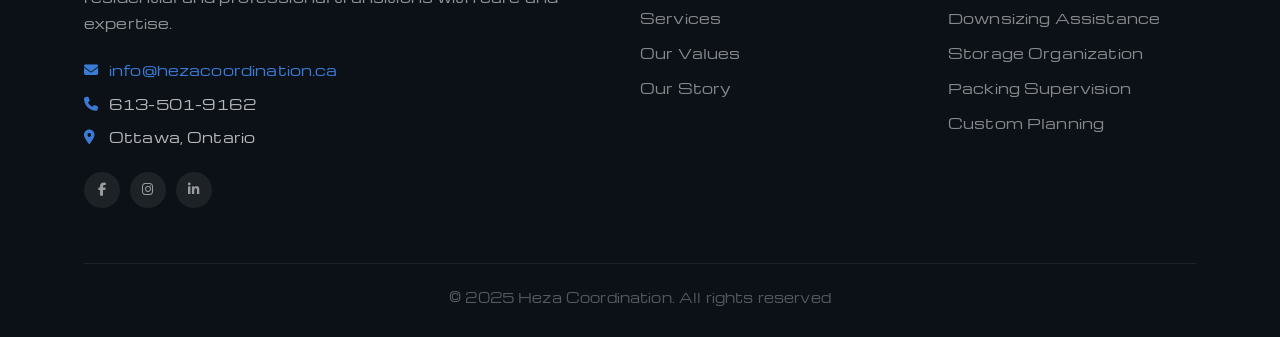
<file: packing-supervision.html>
<!DOCTYPE html>
<html lang="en">
<head>
  <meta charset="UTF-8">
  <meta name="viewport" content="width=device-width, initial-scale=1.0">
  <title>Building Management Coordination| Heza Coordination</title>
  <link href="https://fonts.googleapis.com/css2?family=Cormorant+Garamond:ital,wght@0,400;0,600;0,700;1,400;1,600&family=Michroma&display=swap" rel="stylesheet">
  <link rel="stylesheet" href="https://cdnjs.cloudflare.com/ajax/libs/font-awesome/6.4.0/css/all.min.css">
  <link rel="stylesheet" href="style.css">
</head>
<body>

<!-- HEADER -->
<header id="header">
  <div class="container header-container">
    <a href="index.html" class="logo"><img src="images/hezalogo.png" alt="Heza Coordination" class="logo-img"></a>
    <button class="mobile-toggle" aria-label="Open menu"><span></span><span></span><span></span></button>
    <ul class="header-nav">
      <li><a href="index.html#home">Home</a></li>
      <li><a href="index.html#about">About</a></li>
      <li><a href="index.html#services">Services</a></li>
      <li><a href="index.html#values">Values</a></li>
      <li><a href="index.html#story">Our Story</a></li>
      <li class="nav-cta"><a href="#" class="book-cta" data-service="Packing Supervision &amp; Vendor Coordination">Book a Consultation</a></li>
    </ul>
  </div>
</header>

<!-- SERVICE HERO -->
<section class="service-hero">
  <div class="container">
    <a href="index.html#services" class="hero-breadcrumb"><i class="fas fa-arrow-left"></i> Back to Services</a>
    <span class="hero-service-icon"><i class="fas fa-clipboard-check"></i></span>
    <h1>Building Management Coordination</h1>
    <p class="hero-subtitle">Professional oversight of your building space, teams and service vendors. Ensuring building management services are handled carefully, on schedule, and to your expectation.</p>
    <div class="hero-cta-row">
      <button class="btn btn-navy book-cta" data-service="Packing Supervision &amp; Vendor Coordination"><i class="fas fa-calendar-check"></i> Book This Service</button>
      <a href="#process" class="btn btn-outline">See How It Works</a>
    </div>
  </div>
</section>

<!-- INTRO -->
<section class="service-intro">
  <div class="container">
    <p class="lead-text fade-in">Coordinating multiple vendors during a move; packers, cleaners, storage providers, rental companies, is a full-time job in itself. Our Packing Supervision &amp; Vendor Coordination service puts a dedicated professional in charge of it all, so nothing falls through the cracks, no one shows up at the wrong time, and your belongings are packed with the care they deserve.</p>
  </div>
</section>

<!-- PROCESS -->
<section class="process-section" id="process">
  <div class="container">
    <span class="section-eyebrow">Our Approach</span>
    <h2 class="section-heading">Steps we take</h2>
    <div class="timeline">

      <div class="timeline-item fade-in">
        <div class="timeline-num">01</div>
        <div class="timeline-card">
          <h3> Initial Consultation & Property Assessment</h3>
          <ul>
            <li>Meet with the client (virtually and in) to discuss goals, timeline, budget, and specific challenges</li>
            <li>Walk through property space; identifying needs and requirements</li>
            <li>Identify client priorities and special instructions</li>
            <li>Define scope of work and required services</li>
          </ul>
          <span class="goal-chip">🎯 <strong>Goal:</strong> Understand the client's needs and expectations</span>
        </div>
      </div>

      <div class="timeline-item fade-in">
        <div class="timeline-num">02</div>
        <div class="timeline-card">
          <h3>Service Planning</h3>
          <ul>
            <li>Develop a structured building service plan (action plan, timelines, milestones)</li>
            <li>Identify and onboard trusted service providers and contractors</li>
            <li>Verify contractor qualifications, reliability, and safety standards</li>
            <li>Establish service timelines and responsibilities</li>
          </ul>
          <span class="goal-chip">🎯 <strong>Goal:</strong>Creating a reliable service plan with qualified contractors who meet client requirements</span>
        </div>
      </div>

      <div class="timeline-item fade-in">
        <div class="timeline-num">03</div>
        <div class="timeline-card">
          <h3>Operations Management</h3>
          <ul>
            <li>Create a service schedule for routine and periodic maintenance</li>
            <li>Coordinate vendor visits and service appointments</li>
            <li>Ensure minimal disruption to residents, tenants, or staff</li>
            <li>Serve as the single point of contact between the client and all vendors</li>
          </ul>
          <span class="goal-chip">🎯 <strong>Goal:</strong>Ensuring seamless and timely service performance without disrupting daily operations in property</span>
        </div>
      </div>

      <div class="timeline-item fade-in">
        <div class="timeline-num">04</div>
        <div class="timeline-card">
          <h3>On-Site Inspection &amp; Quality Control</h3>
          <ul>
            <li>Conduct regular inspections of completed work</li>
            <li>Ensure services provided meet agreed quality standards</li>
            <li>Address issues or deficiencies with service providers</li>
            <li>Maintain documentation of inspections and service completion</li>
          </ul>
          <span class="goal-chip">🎯 <strong>Goal:</strong> To maintain high service standards by monitoring completed work and resolving any issues quickly</span>
        </div>
      </div>

      <div class="timeline-item fade-in">
        <div class="timeline-num">05</div>
        <div class="timeline-card">
          <h3>Communication &amp; Documentation</h3>
          <ul>
            <li>Serve as the main point of contact for the client</li>
            <li>Provide regular updates on building maintenance and services</li>
            <li>Document completed work and report upcoming service needs</li>
            <li>Respond promptly to client requests or concerns</li>
          </ul>
          <span class="goal-chip">🎯 <strong>Goal:</strong> Keeping clients informed and providing a reliable point of contact for all maintenance coordination</span>
        </div>
      </div>

      <div class="timeline-item fade-in">
        <div class="timeline-num">06</div>
        <div class="timeline-card">
          <h3>Continuous Improvement &amp; Maintenance Planning</h3>
          <ul>
            <li>Monitor the long-term condition of the building</li>
            <li>Adjust service plans based on changing needs</li>
            <li>Implement preventative maintenance strategies</li>
            <li>Ensure the property remains safe, functional, and well-maintained</li>
          </ul>
          <span class="goal-chip">🎯 <strong>Goal:</strong>Proactive property management to prevent future problems and preserve the property's value</span>
        </div>
      </div>

    </div>
  </div>
</section>

<!-- OUTCOME -->
<section class="outcome-section">
  <div class="container">
    <div class="outcome-card fade-in">
      <h2>What You Get</h2>
      <p>Our Building Management service enables our clients to save time and reduce stress, having a single team coordinate all maintenance tasks. This ensures consistent service quality, efficient operations, and a well maintained property that protects the property's long-term value.</p>
    </div>
  </div>
</section>

<!-- OTHER SERVICES -->
<section class="other-services">
  <div class="container">
    <span class="section-eyebrow">Explore More</span>
    <h2 class="section-heading">Other Services</h2>
    <div class="mini-grid">
      <a href="move-coordination.html" class="mini-card"><div class="mini-icon">🌿</div><h4>Move Coordination</h4></a>
      <a href="decluttering.html" class="mini-card"><div class="mini-icon">🧹</div><h4>Home Decluttering</h4></a>
      <a href="downsizing.html" class="mini-card"><div class="mini-icon">🏡</div><h4>Downsizing Assistance</h4></a>
      <a href="storage-organization.html" class="mini-card"><div class="mini-icon">🧼</div><h4>Storage Organization</h4></a>
      <a href="move-planning.html" class="mini-card"><div class="mini-icon">💡</div><h4>Custom Planning</h4></a>
    </div>
  </div>
</section>

<!-- CTA BANNER -->
<section class="service-cta-banner">
  <div class="container">
    <h2>Ready for a stress free Building Management Experience?</h2>
    <p>Let us handle your property management, your property deserves it!</p>
    <div class="cta-btn-row">
      <button class="btn btn-navy book-cta" data-service="Packing Supervision &amp; Vendor Coordination"><i class="fas fa-calendar-check"></i> Book Management Coordination</button>
      <a href="index.html#services" class="btn btn-outline">← All Services</a>
    </div>
  </div>
</section>

<!-- FOOTER -->
<footer class="site-footer">
  <div class="container">
    <div class="footer-grid">
      <div class="footer-brand">
        <h3 class="footer-heading">Heza Coordination</h3>
        <p>We are here to carry the load so you don't have to. Specializing in consulting and coordinating both residential and professional transitions with care and expertise.</p>
        <div>
          <div class="footer-contact-item"><i class="fas fa-envelope"></i> <a href="mailto:info@hezacoordination.ca">info@hezacoordination.ca</a></div>
          <div class="footer-contact-item"><i class="fas fa-phone"></i> 613-501-9162</div>
          <div class="footer-contact-item"><i class="fas fa-map-marker-alt"></i> Ottawa, Ontario</div>
        </div>
        <div class="social-row">
          <a href="#" class="social-icon"><i class="fab fa-facebook-f"></i></a>
          <a href="#" class="social-icon"><i class="fab fa-instagram"></i></a>
          <a href="#" class="social-icon"><i class="fab fa-linkedin-in"></i></a>
        </div>
      </div>
      <div>
        <h3 class="footer-heading">Quick Links</h3>
        <ul class="footer-links">
          <li><a href="index.html">Home</a></li>
          <li><a href="index.html#about">About</a></li>
          <li><a href="index.html#services">Services</a></li>
          <li><a href="index.html#values">Our Values</a></li>
          <li><a href="index.html#story">Our Story</a></li>
        </ul>
      </div>
      <div>
        <h3 class="footer-heading">Services</h3>
        <ul class="footer-links">
          <li><a href="move-coordination.html">Move Coordination</a></li>
          <li><a href="decluttering.html">Home Decluttering</a></li>
          <li><a href="downsizing.html">Downsizing Assistance</a></li>
          <li><a href="storage-organization.html">Storage Organization</a></li>
          <li><a href="packing-supervision.html">Packing Supervision</a></li>
          <li><a href="move-planning.html">Custom Planning</a></li>
        </ul>
      </div>
    </div>
    <div class="footer-bottom">
      <p>&copy; 2025 Heza Coordination. All rights reserved
</file>
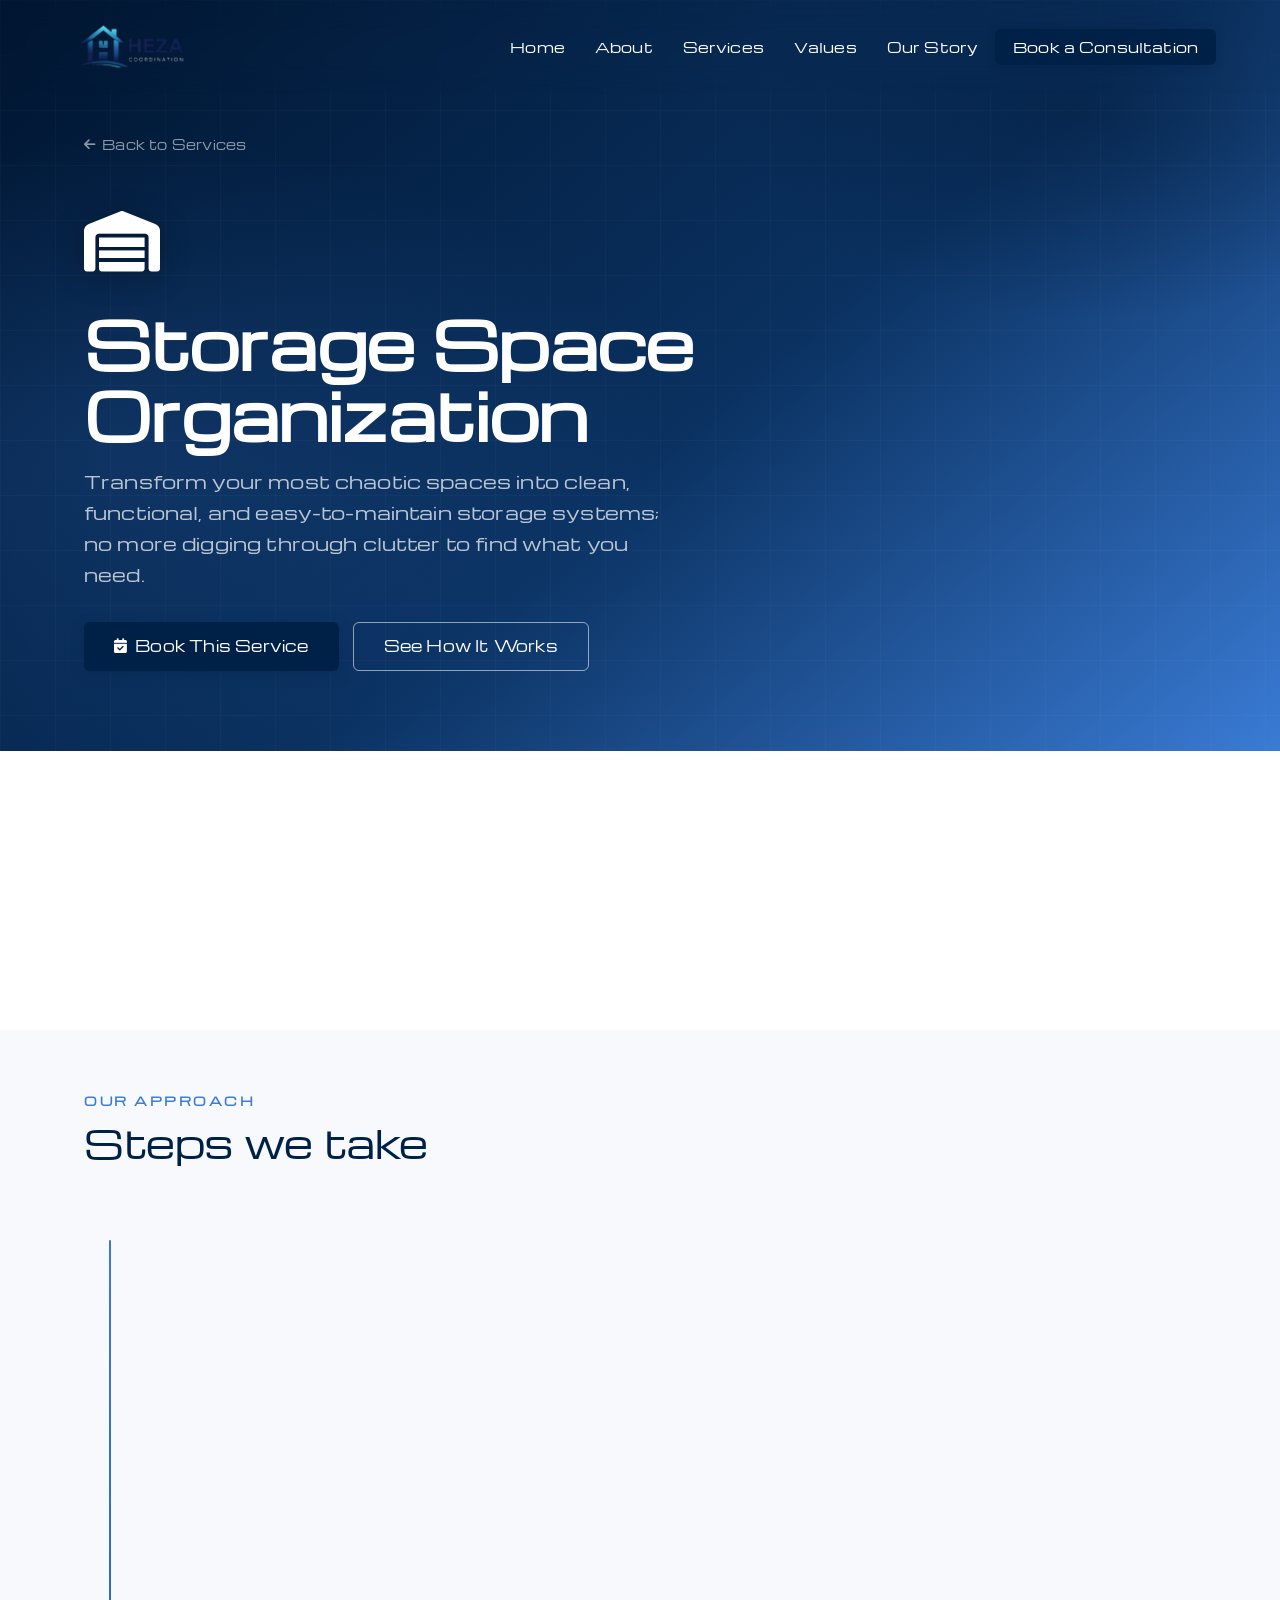
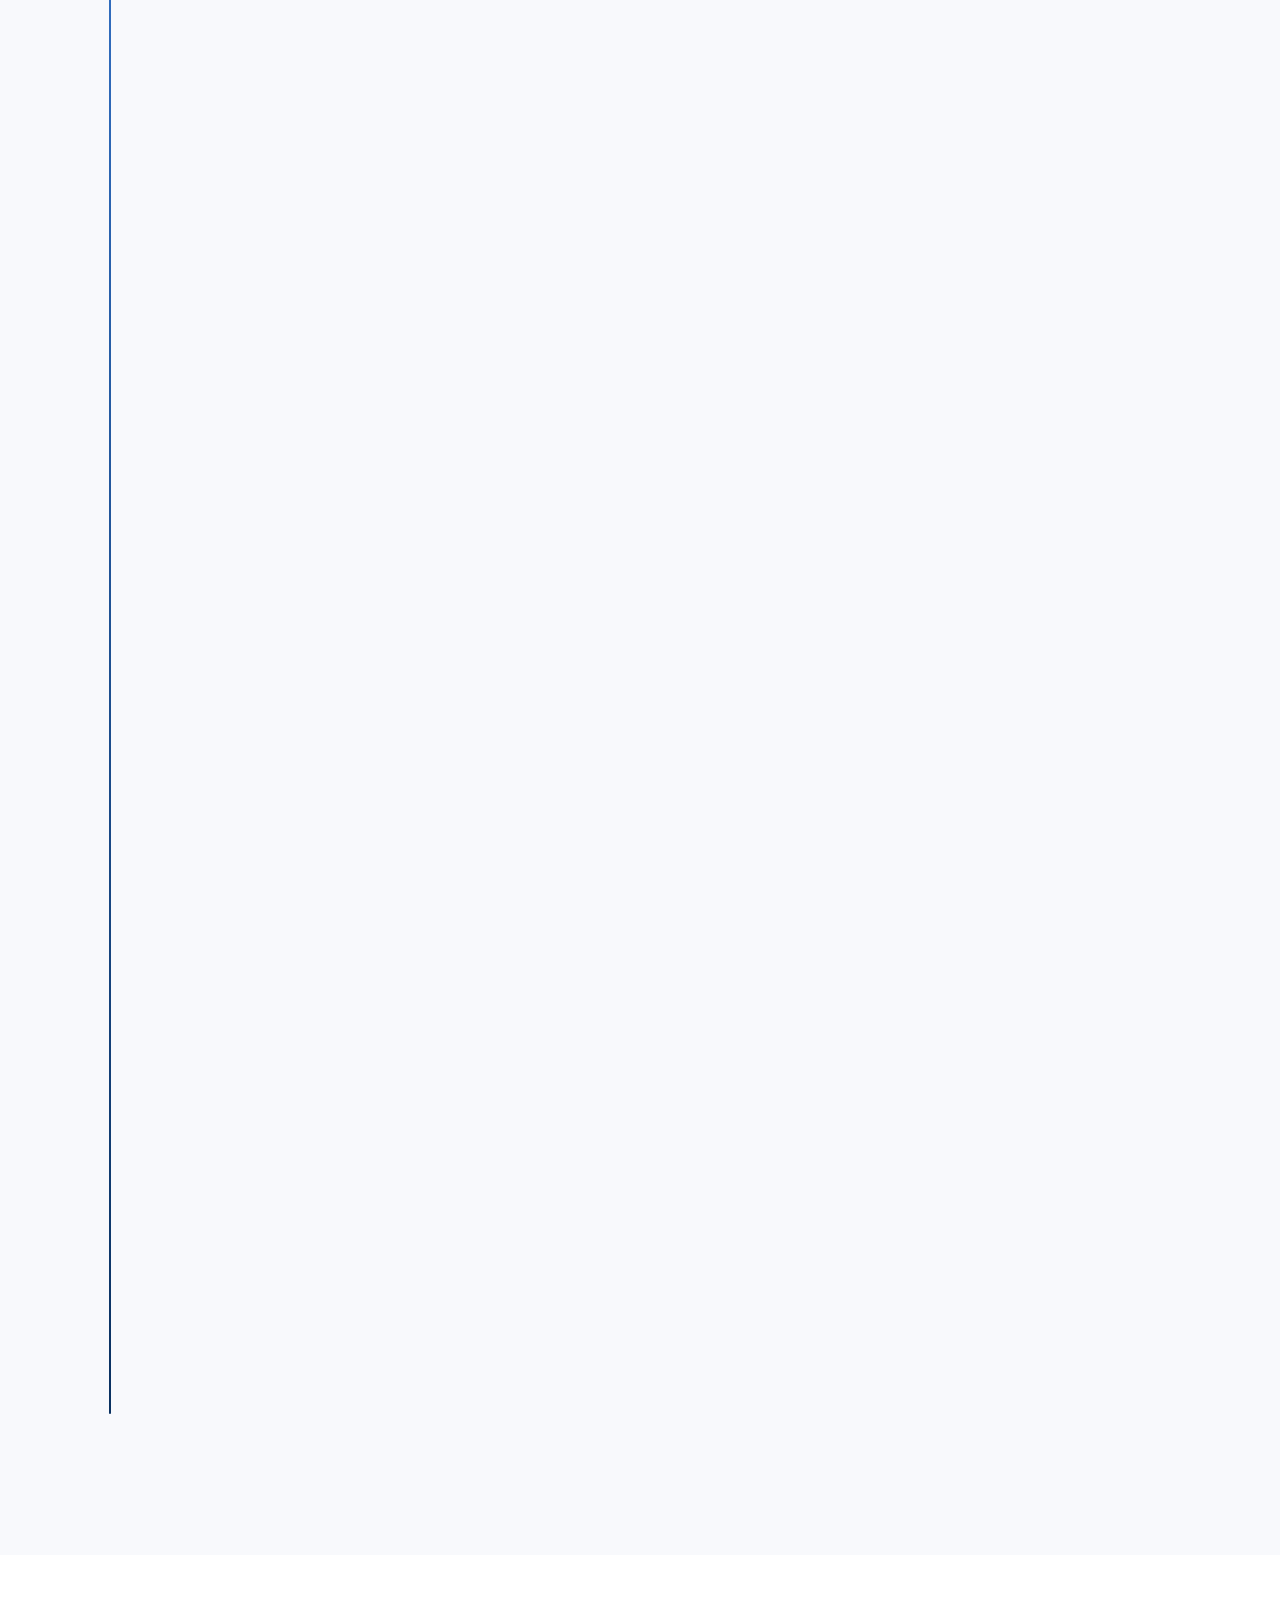
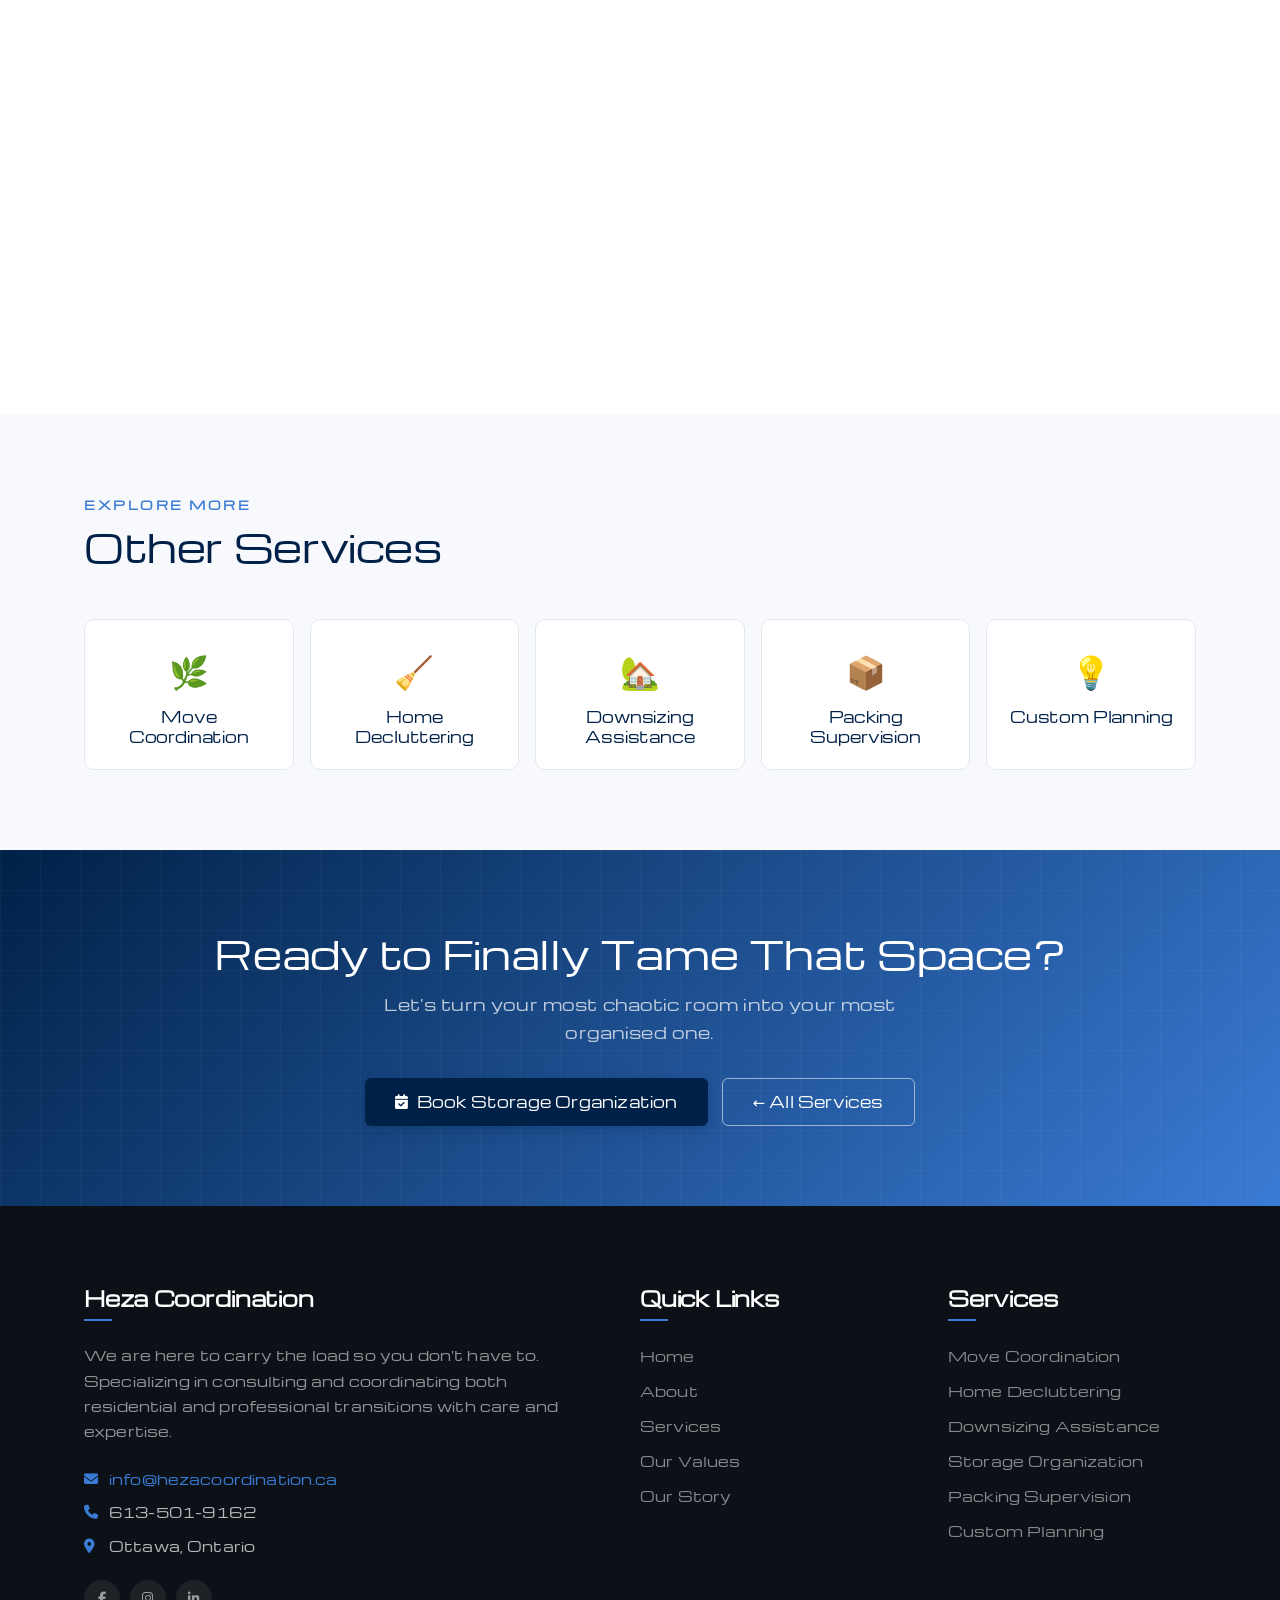
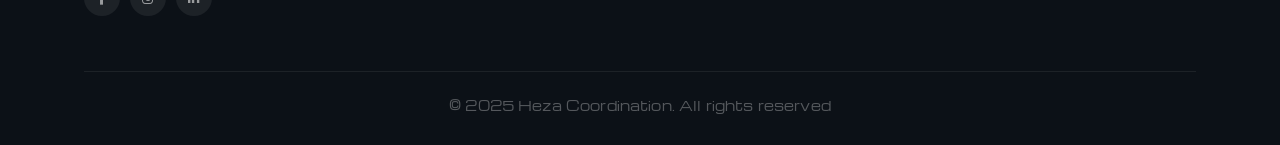
<file: storage-organization.html>
<!DOCTYPE html>
<html lang="en">
<head>
  <meta charset="UTF-8">
  <meta name="viewport" content="width=device-width, initial-scale=1.0">
  <title> Storage Space Organization | Heza Coordination</title>
  <link href="https://fonts.googleapis.com/css2?family=Cormorant+Garamond:ital,wght@0,400;0,600;0,700;1,400;1,600&family=Michroma&display=swap" rel="stylesheet">
  <link rel="stylesheet" href="https://cdnjs.cloudflare.com/ajax/libs/font-awesome/6.4.0/css/all.min.css">
  <link rel="stylesheet" href="style.css">
</head>
<body>

<!-- HEADER -->
<header id="header">
  <div class="container header-container">
    <a href="index.html" class="logo"><img src="images/hezalogo.png" alt="Heza Coordination" class="logo-img"></a>
    <button class="mobile-toggle" aria-label="Open menu"><span></span><span></span><span></span></button>
    <ul class="header-nav">
      <li><a href="index.html#home">Home</a></li>
      <li><a href="index.html#about">About</a></li>
      <li><a href="index.html#services">Services</a></li>
      <li><a href="index.html#values">Values</a></li>
      <li><a href="index.html#story">Our Story</a></li>
      <li class="nav-cta"><a href="#" class="book-cta" data-service="Garage &amp; Home Storage Organization">Book a Consultation</a></li>
    </ul>
  </div>
</header>

<!-- SERVICE HERO -->
<section class="service-hero">
  <div class="container">
    <a href="index.html#services" class="hero-breadcrumb"><i class="fas fa-arrow-left"></i> Back to Services</a>
    <span class="hero-service-icon"><i class="fas fa-warehouse"></i></span>
    <h1>Storage Space Organization</h1>
    <p class="hero-subtitle">Transform your most chaotic spaces into clean, functional, and easy-to-maintain storage systems; no more digging through clutter to find what you need.</p>
    <div class="hero-cta-row">
      <button class="btn btn-navy book-cta" data-service="Storage Space Organization"><i class="fas fa-calendar-check"></i> Book This Service</button>
      <a href="#process" class="btn btn-outline">See How It Works</a>
    </div>
  </div>
</section>

<!-- INTRO -->
<section class="service-intro">
  <div class="container">
  <p class="lead-text fade-in">Garages, basements, and storage rooms tend to become the "dumping ground" of the home. Our Storage Space Organization service brings order to chaos through efficient decluttering, smart zoning, and storage systems that are built around how you actually live and designed to stay organized long after we leave.</p>
  </div>
</section>

<!-- PROCESS -->
<section class="process-section" id="process">
  <div class="container">
    <span class="section-eyebrow">Our Approach</span>
    <h2 class="section-heading">Steps we take</h2>
    <div class="timeline">

      <div class="timeline-item fade-in">
        <div class="timeline-num">01</div>
        <div class="timeline-card">
          <h3>Assessment &amp; Goal Setting</h3>
          <ul>
            <li>Walk through all storage spaces to assess the current state</li>
            <li>Understand how the space is (or should be) used</li>
            <li>Identify priorities: safety, accessibility, seasonal storage, hobbies, etc.</li>
            <li>Set goals and define the vision for the organized space</li>
          </ul>
          <span class="goal-chip">🎯 <strong>Goal:</strong> Understand your storage needs before touching a single item</span>
        </div>
      </div>

      <div class="timeline-item fade-in">
        <div class="timeline-num">02</div>
        <div class="timeline-card">
          <h3>Complete Declutter</h3>
          <ul>
            <li>Remove everything from the space for a clean-slate approach</li>
            <li>Sort items into: Keep, Donate, Recycle, or Discard</li>
            <li>Identify duplicates, expired items, and things that belong elsewhere</li>
            <li>Coordinate removal of unwanted items</li>
          </ul>
          <span class="goal-chip">🎯 <strong>Goal:</strong> Start fresh — only keep what earns its place</span>
        </div>
      </div>

      <div class="timeline-item fade-in">
        <div class="timeline-num">03</div>
        <div class="timeline-card">
          <h3>Categorization &amp; Zoning</h3>
          <ul>
            <li>Group items by category: tools, sports, seasonal, automotive, etc.</li>
            <li>Assign logical zones based on frequency of use</li>
            <li>Place most-used items within easiest reach</li>
            <li>Create clear visual boundaries between zones</li>
          </ul>
          <span class="goal-chip">🎯 <strong>Goal:</strong> Make every item easy to find and put back</span>
        </div>
      </div>

      <div class="timeline-item fade-in">
        <div class="timeline-num">04</div>
        <div class="timeline-card">
          <h3>Storage Solutions &amp; Layout Design</h3>
          <ul>
            <li>Recommend shelving, bins, hooks, and organizers suited to your space</li>
            <li>Design a layout that maximizes floor and vertical space</li>
            <li>Source and coordinate delivery of storage products if needed</li>
            <li>Ensure the layout is safe and practical for all household members</li>
          </ul>
          <span class="goal-chip">🎯 <strong>Goal:</strong> Smart use of every inch of available space</span>
        </div>
      </div>

      <div class="timeline-item fade-in">
        <div class="timeline-num">05</div>
        <div class="timeline-card">
          <h3>Implementation &amp; Setup</h3>
          <ul>
            <li>Oversee installation of shelving or storage fixtures</li>
            <li>Place all items into their new designated spots</li>
            <li>Ensure the system is functional and aesthetically clean</li>
            <li>Do a full walkthrough with the client before completion</li>
          </ul>
          <span class="goal-chip">🎯 <strong>Goal:</strong> A fully functional, move-in-ready storage space</span>
        </div>
      </div>

      <div class="timeline-item fade-in">
        <div class="timeline-num">06</div>
        <div class="timeline-card">
          <h3>Labeling &amp; Maintenance Guide</h3>
          <ul>
            <li>Label all bins, shelves, and zones clearly</li>
            <li>Create a simple visual map of the space if needed</li>
            <li>Provide easy maintenance tips to keep the system working long-term</li>
            <li>Offer optional seasonal check-in sessions to maintain the system</li>
          </ul>
          <span class="goal-chip">🎯 <strong>Goal:</strong> A space that stays organized not just for a week, but for years</span>
        </div>
      </div>

    </div>
  </div>
</section>

<!-- OUTCOME -->
<section class="outcome-section">
  <div class="container">
    <div class="outcome-card fade-in">
      <h2>What You Get</h2>
      <p>A completely transformed storage space; clean, logical, and built around your life. No more hunting for lost items, no more avalanche of boxes, and no more dreading opening that door. Just a smart, well-organized system that makes everyday living easier and your home feel more spacious and intentional.</p>
    </div>
  </div>
</section>

<!-- OTHER SERVICES -->
<section class="other-services">
  <div class="container">
    <span class="section-eyebrow">Explore More</span>
    <h2 class="section-heading">Other Services</h2>
    <div class="mini-grid">
      <a href="move-coordination.html" class="mini-card"><div class="mini-icon">🌿</div><h4>Move Coordination</h4></a>
      <a href="decluttering.html" class="mini-card"><div class="mini-icon">🧹</div><h4>Home Decluttering</h4></a>
      <a href="downsizing.html" class="mini-card"><div class="mini-icon">🏡</div><h4>Downsizing Assistance</h4></a>
      <a href="packing-supervision.html" class="mini-card"><div class="mini-icon">📦</div><h4>Packing Supervision</h4></a>
      <a href="move-planning.html" class="mini-card"><div class="mini-icon">💡</div><h4>Custom Planning</h4></a>
    </div>
  </div>
</section>

<!-- CTA BANNER -->
<section class="service-cta-banner">
  <div class="container">
    <h2>Ready to Finally Tame That Space?</h2>
    <p>Let's turn your most chaotic room into your most organised one.</p>
    <div class="cta-btn-row">
      <button class="btn btn-navy book-cta" data-service="Garage &amp; Home Storage Organization"><i class="fas fa-calendar-check"></i> Book Storage Organization</button>
      <a href="index.html#services" class="btn btn-outline">← All Services</a>
    </div>
  </div>
</section>

<!-- FOOTER -->
<footer class="site-footer">
  <div class="container">
    <div class="footer-grid">
      <div class="footer-brand">
        <h3 class="footer-heading">Heza Coordination</h3>
        <p>We are here to carry the load so you don't have to. Specializing in consulting and coordinating both residential and professional transitions with care and expertise.</p>
        <div>
          <div class="footer-contact-item"><i class="fas fa-envelope"></i> <a href="mailto:info@hezacoordination.ca">info@hezacoordination.ca</a></div>
          <div class="footer-contact-item"><i class="fas fa-phone"></i> 613-501-9162</div>
          <div class="footer-contact-item"><i class="fas fa-map-marker-alt"></i> Ottawa, Ontario</div>
        </div>
        <div class="social-row">
          <a href="#" class="social-icon"><i class="fab fa-facebook-f"></i></a>
          <a href="#" class="social-icon"><i class="fab fa-instagram"></i></a>
          <a href="#" class="social-icon"><i class="fab fa-linkedin-in"></i></a>
        </div>
      </div>
      <div>
        <h3 class="footer-heading">Quick Links</h3>
        <ul class="footer-links">
          <li><a href="index.html">Home</a></li>
          <li><a href="index.html#about">About</a></li>
          <li><a href="index.html#services">Services</a></li>
          <li><a href="index.html#values">Our Values</a></li>
          <li><a href="index.html#story">Our Story</a></li>
        </ul>
      </div>
      <div>
        <h3 class="footer-heading">Services</h3>
        <ul class="footer-links">
          <li><a href="move-coordination.html">Move Coordination</a></li>
          <li><a href="decluttering.html">Home Decluttering</a></li>
          <li><a href="downsizing.html">Downsizing Assistance</a></li>
          <li><a href="storage-organization.html">Storage Organization</a></li>
          <li><a href="packing-supervision.html">Packing Supervision</a></li>
          <li><a href="move-planning.html">Custom Planning</a></li>
        </ul>
      </div>
    </div>
    <div class="footer-bottom">
      <p>&copy; 2025 Heza Coordination. All rights reserved
</file>
<file: style.css>
/* ============================================================
   HEZA COORDINATION — SHARED STYLESHEET
   ============================================================ */

@import url('https://fonts.googleapis.com/css2?family=Cormorant+Garamond:ital,wght@0,400;0,600;0,700;1,400;1,600&family=Michroma&display=swap');

:root {
  --navy:        #002147;
  --navy-deep:   #001530;
  --navy-mid:    #0a3160;
  --blue:        #3a7bd5;
  --blue-light:  #5b96f7;
  --blue-pale:   #e8f0fe;
  --white:       #ffffff;
  --off-white:   #f8f9fc;
  --text:        #1e2433;
  --text-muted:  #64748b;
  --border:      #e2e8f0;

  --ff-display: 'Michroma', Georgia, serif;
  --ff-body:    'Michroma', system-ui, sans-serif;

  --ease:        cubic-bezier(0.4, 0, 0.2, 1);
  --ease-spring: cubic-bezier(0.34, 1.56, 0.64, 1);
  --t:           all 0.28s var(--ease);
  --t-slow:      all 0.55s var(--ease);

  --shadow-xs: 0 1px 3px rgba(0,33,71,0.07);
  --shadow-sm: 0 4px 12px rgba(0,33,71,0.09);
  --shadow:    0 8px 24px rgba(0,33,71,0.12);
  --shadow-lg: 0 20px 40px rgba(0,33,71,0.16);
  --shadow-xl: 0 30px 60px rgba(0,33,71,0.22);

  --r:    10px;
  --r-lg: 18px;
  --r-xl: 28px;
  --container: 1200px;
}

/* ===== RESET ===== */
*, *::before, *::after { margin:0; padding:0; box-sizing:border-box; }
html { scroll-behavior: smooth; }
body {
  font-family: var(--ff-body);
  color: var(--text);
  background: var(--white);
  line-height: 1.75;
  overflow-x: hidden;
  -webkit-font-smoothing: antialiased;
  font-size: 0.93rem;
  letter-spacing: 0.01em;
}
h1,h2,h3,h4,h5 { font-family: 'Nunito', system-ui, sans-serif; line-height: 1.2; font-weight: 400; letter-spacing: -0.01em; }
a { color: var(--blue); text-decoration: none; transition: var(--t); }
img { max-width: 100%; display: block; }

/* ===== CONTAINER ===== */
.container { width: 90%; max-width: var(--container); margin: 0 auto; padding: 0 20px; }

/* ===== SHARED BUTTONS ===== */
.btn {
  display: inline-flex; align-items: center; justify-content: center; gap: 8px;
  padding: 13px 30px; border-radius: 6px; font-family: var(--ff-body);
  font-size: 0.92rem; font-weight: 500; letter-spacing: 0.2px;
  cursor: pointer; border: none; transition: var(--t);
  text-decoration: none; white-space: nowrap; line-height: 1.4;
}
.btn-navy  { background: var(--navy); color: var(--white); box-shadow: 0 4px 14px rgba(0,33,71,0.25); }
.btn-navy:hover  { background: var(--blue); transform: translateY(-2px); box-shadow: 0 8px 24px rgba(58,123,213,0.35); color: var(--white); }
.btn-outline { background: transparent; color: var(--white); border: 1.5px solid rgba(255,255,255,0.55); }
.btn-outline:hover { background: rgba(255,255,255,0.14); border-color: var(--white); color: var(--white); }
.btn-outline-dark { background: transparent; color: var(--navy); border: 1.5px solid var(--navy); }
.btn-outline-dark:hover { background: var(--navy); color: var(--white); }

/* ===== HEADER ===== */
#header {
  position: fixed; top: 0; left: 0; width: 100%; z-index: 1000;
  transition: var(--t); backdrop-filter: blur(14px); -webkit-backdrop-filter: blur(14px);
}
/* When mobile nav is open, kill backdrop-filter so fixed children can escape stacking context */
body.nav-open #header {
  backdrop-filter: none; -webkit-backdrop-filter: none;
  background: transparent;
}
#header.scrolled {
  background: rgba(255,255,255,0.97);
  box-shadow: 0 2px 20px rgba(0,33,71,0.08);
}
.header-container {
  display: flex; align-items: center; justify-content: space-between;
  padding: 18px 0; transition: var(--t);
}
#header.scrolled .header-container { padding: 12px 0; }
.logo-img { height: 3.6rem; width: auto; transition: var(--t); }
#header.scrolled .logo-img { height: 3rem; }
.header-nav { display: flex; align-items: center; gap: 4px; list-style: none; }
.header-nav li a {
  font-size: 0.88rem; font-weight: 500; color: var(--white);
  padding: 7px 13px; border-radius: 6px; letter-spacing: 0.15px; transition: var(--t);
}
#header.scrolled .header-nav li a { color: var(--navy); }
.header-nav li a:hover { background: rgba(255,255,255,0.14); }
#header.scrolled .header-nav li a:hover { background: var(--blue-pale); color: var(--navy); }
.header-nav .nav-cta a {
  background: var(--navy); color: var(--white) !important;
  padding: 8px 18px; border-radius: 6px;
  box-shadow: 0 2px 8px rgba(0,33,71,0.25);
}
#header.scrolled .header-nav .nav-cta a { background: var(--navy); color: var(--white) !important; }
.header-nav .nav-cta a:hover { background: var(--blue) !important; transform: translateY(-1px); }

.mobile-toggle {
  display: none; flex-direction: column; gap: 5px;
  cursor: pointer; padding: 6px; border: none; background: none;
}
.mobile-toggle span { display: block; width: 23px; height: 2px; background: var(--white); border-radius: 2px; transition: var(--t); }
#header.scrolled .mobile-toggle span { background: var(--navy); }
.mobile-toggle.open span:nth-child(1) { transform: translateY(7px) rotate(45deg); }
.mobile-toggle.open span:nth-child(2) { opacity: 0; }
.mobile-toggle.open span:nth-child(3) { transform: translateY(-7px) rotate(-45deg); }

/* ===== FOOTER ===== */
.site-footer { background: #0c1117; color: rgba(255,255,255,0.7); padding: 80px 0 28px; }
.footer-grid { display: grid; grid-template-columns: 2fr 1fr 1fr; gap: 60px; margin-bottom: 55px; }
.footer-brand p { font-family: 'Michroma', sans-serif; font-size: 0.88rem; line-height: 1.8; color: rgba(255,255,255,0.55); margin-bottom: 22px; }
.footer-contact-item { display: flex; align-items: center; gap: 10px; font-family: 'Michroma', sans-serif; font-size: 0.88rem; margin-bottom: 9px; }
.footer-contact-item i { color: var(--blue); width: 15px; flex-shrink: 0; }
.footer-heading {
  font-family: var(--ff-body); font-size: 1.25rem; font-weight: 600; color: var(--white);
  margin-bottom: 22px; position: relative; padding-bottom: 11px;
}
.footer-heading::after { content:''; position:absolute; bottom:0; left:0; width:28px; height:2px; background: var(--blue); }
.footer-links { list-style: none; }
.footer-links li { margin-bottom: 9px; }
.footer-links li a { font-family: 'Michroma', sans-serif; font-size: 0.88rem; color: rgba(255,255,255,0.5); transition: var(--t); }
.footer-links li a:hover { color: var(--white); padding-left: 5px; }
.social-row { display: flex; gap: 10px; margin-top: 22px; }
.social-icon {
  width: 36px; height: 36px; border-radius: 50%;
  background: rgba(255,255,255,0.07); display: flex; align-items: center; justify-content: center;
  color: rgba(255,255,255,0.55); font-size: 0.82rem; transition: var(--t);
}
.social-icon:hover { background: var(--blue); color: var(--white); transform: translateY(-3px); }
.footer-bottom {
  border-top: 1px solid rgba(255,255,255,0.07);
  padding-top: 22px; text-align: center; font-size: 0.82rem; color: rgba(255,255,255,0.3);
}

/* ===== BOOKING MODAL ===== */
.booking-modal {
  position: fixed; inset: 0; z-index: 9999;
  display: flex; align-items: center; justify-content: center; padding: 20px;
  opacity: 0; visibility: hidden; transition: opacity 0.3s var(--ease), visibility 0.3s var(--ease);
}
.booking-modal.open { opacity: 1; visibility: visible; }
.modal-backdrop {
  position: absolute; inset: 0;
  background: rgba(0,15,40,0.72); backdrop-filter: blur(5px); cursor: pointer;
}
.modal-box {
  position: relative; width: 100%; max-width: 520px;
  background: var(--white); border-radius: var(--r-lg); overflow: hidden;
  box-shadow: var(--shadow-xl);
  transform: translateY(24px) scale(0.96);
  transition: transform 0.4s var(--ease-spring);
}
.booking-modal.open .modal-box { transform: translateY(0) scale(1); }
.modal-header {
  background: linear-gradient(135deg, var(--navy-deep) 0%, var(--navy-mid) 100%);
  padding: 28px 32px 20px; color: var(--white); position: relative;
}
.modal-header-text h2 {
  font-family: var(--ff-display); font-size: 1.75rem; font-weight: 600;
  color: var(--white); margin-bottom: 3px;
}
.modal-header-text p { font-family: 'Michroma', sans-serif; font-size: 0.85rem; color: rgba(255,255,255,0.62); margin: 0; }
.modal-close {
  position: absolute; top: 14px; right: 14px;
  width: 30px; height: 30px; border-radius: 50%;
  background: rgba(255,255,255,0.12); border: none; color: rgba(255,255,255,0.8);
  font-size: 1rem; cursor: pointer; display: flex; align-items: center; justify-content: center;
  transition: var(--t); line-height: 1;
}
.modal-close:hover { background: rgba(255,255,255,0.22); color: var(--white); }
.modal-progress {
  display: flex; align-items: center; gap: 0; margin-top: 18px;
}
.progress-step {
  display: flex; align-items: center; gap: 8px;
}
.progress-dot {
  width: 26px; height: 26px; border-radius: 50%;
  background: rgba(255,255,255,0.15); border: 1.5px solid rgba(255,255,255,0.25);
  display: flex; align-items: center; justify-content: center;
  font-size: 0.72rem; font-weight: 600; color: rgba(255,255,255,0.4);
  transition: var(--t);
}
.progress-dot.active { background: var(--white); border-color: var(--white); color: var(--navy); }
.progress-dot.done { background: rgba(255,255,255,0.35); border-color: rgba(255,255,255,0.5); color: var(--white); }
.progress-label { font-size: 0.72rem; color: rgba(255,255,255,0.4); transition: var(--t); }
.progress-label.active { color: rgba(255,255,255,0.85); }
.progress-line { flex: 1; height: 1px; background: rgba(255,255,255,0.18); margin: 0 12px; max-width: 50px; }
.modal-body { padding: 28px 32px 8px; }
.form-step { display: none; animation: stepIn 0.3s var(--ease) both; }
.form-step.active { display: block; }
@keyframes stepIn { from { opacity:0; transform: translateX(12px); } to { opacity:1; transform: translateX(0); } }
.form-group { margin-bottom: 18px; }
.form-group label { display: block; font-size: 0.82rem; font-weight: 500; color: var(--text); margin-bottom: 7px; letter-spacing: 0.1px; }
.form-group input,
.form-group select,
.form-group textarea {
  width: 100%; padding: 11px 15px;
  border: 1.5px solid var(--border); border-radius: 8px;
  font-family: var(--ff-body); font-size: 0.92rem; color: var(--text);
  background: var(--white); transition: var(--t); outline: none;
}
.form-group input:focus,
.form-group select:focus,
.form-group textarea:focus {
  border-color: var(--blue);
  box-shadow: 0 0 0 3px rgba(58,123,213,0.1);
}
.form-group textarea { resize: vertical; min-height: 96px; }
.form-row { display: grid; grid-template-columns: 1fr 1fr; gap: 14px; }
.modal-footer { padding: 16px 32px 26px; display: flex; gap: 10px; justify-content: flex-end; }
.btn-modal-back {
  background: var(--off-white); color: var(--text-muted);
  border: none; padding: 11px 22px; border-radius: 6px;
  font-family: var(--ff-body); font-size: 0.88rem; cursor: pointer; transition: var(--t);
}
.btn-modal-back:hover { background: var(--border); color: var(--text); }
.btn-modal-next {
  background: var(--navy); color: var(--white); border: none;
  padding: 11px 26px; border-radius: 6px; font-family: var(--ff-body);
  font-size: 0.9rem; font-weight: 500; cursor: pointer; transition: var(--t);
  display: flex; align-items: center; gap: 8px;
}
.btn-modal-next:hover { background: var(--blue); transform: translateY(-1px); }
.success-step { text-align: center; padding: 16px 0 8px; }
.success-icon {
  width: 68px; height: 68px; border-radius: 50%;
  background: linear-gradient(135deg, #10b981, #059669);
  display: flex; align-items: center; justify-content: center;
  margin: 0 auto 18px; font-size: 1.9rem; color: var(--white);
}
.success-step h3 { font-family: var(--ff-display); font-size: 1.7rem; color: var(--navy); margin-bottom: 10px; }
.success-step p { font-family: 'Michroma', sans-serif; color: var(--text-muted); font-size: 0.9rem; line-height: 1.65; margin-bottom: 5px; }

/* ===== SERVICE HERO ===== */
.service-hero {
  min-height: 72vh; display: flex; align-items: center; position: relative;
  overflow: hidden;
  background: linear-gradient(140deg, var(--navy-deep) 0%, var(--navy-mid) 55%, var(--blue) 100%);
}
.service-hero::before {
  content:''; position:absolute; inset:0; pointer-events:none;
  background:
    radial-gradient(ellipse 70% 70% at 10% 60%, rgba(58,123,213,0.18) 0%, transparent 60%),
    radial-gradient(ellipse 50% 50% at 85% 15%, rgba(0,21,48,0.4) 0%, transparent 55%);
}
.service-hero::after {
  content:''; position:absolute; inset:0; pointer-events:none;
  background-image:
    linear-gradient(rgba(255,255,255,0.025) 1px, transparent 1px),
    linear-gradient(90deg, rgba(255,255,255,0.025) 1px, transparent 1px);
  background-size: 55px 55px;
}
.service-hero .container { position:relative; z-index:2; padding-top: 130px; padding-bottom: 80px; }
.hero-breadcrumb {
  display: inline-flex; align-items: center; gap: 7px;
  color: rgba(255,255,255,0.55); font-size: 0.82rem; margin-bottom: 28px;
  transition: var(--t); letter-spacing: 0.2px;
}
.hero-breadcrumb:hover { color: rgba(255,255,255,0.9); }
.hero-service-icon {
  font-size: 3.8rem; display: block; margin-bottom: 18px; color: #fff;
  filter: drop-shadow(0 4px 14px rgba(0,0,0,0.35));
  animation: iconFloat 3s ease-in-out infinite;
}
@keyframes iconFloat {
  0%,100% { transform: translateY(0); }
  50% { transform: translateY(-6px); }
}
.service-hero h1 {
  font-family: var(--ff-display); font-size: clamp(2.6rem, 5vw, 4.2rem);
  font-weight: 700; color: var(--white); margin-bottom: 18px; line-height: 1.1;
}
.service-hero .hero-subtitle {
  font-family: 'Michroma', sans-serif; font-size: 1.1rem; color: rgba(255,255,255,0.72);
  max-width: 580px; margin-bottom: 32px; line-height: 1.75;
  font-weight: 300;
}
.hero-cta-row { display: flex; gap: 14px; flex-wrap: wrap; }

/* ===== SERVICE BODY ===== */
.service-intro { padding: 72px 0 40px; }
.lead-text {
  font-family: 'Michroma', sans-serif; font-size: 1.1rem; color: var(--text-muted); line-height: 1.9;
  max-width: 820px; border-left: 3px solid var(--blue); padding-left: 22px;
}

/* Process section */
.process-section { padding: 60px 0 80px; background: var(--off-white); }
.section-eyebrow {
  font-size: 0.75rem; font-weight: 600; letter-spacing: 2.5px;
  text-transform: uppercase; color: var(--blue); margin-bottom: 8px; display: block;
}
.section-heading {
  font-family: var(--ff-body); font-size: clamp(1.9rem, 3vw, 2.6rem);
  color: var(--navy); margin-bottom: 50px;
}
.timeline { position: relative; max-width: 800px; }
.timeline::before {
  content:''; position:absolute; left:25px; top:25px; bottom:25px;
  width: 2px;
  background: linear-gradient(to bottom, var(--blue), var(--navy-mid));
  border-radius: 2px;
}
.timeline-item { display: flex; gap: 26px; margin-bottom: 36px; position: relative; }
.timeline-num {
  flex-shrink: 0; width: 52px; height: 52px; border-radius: 50%;
  background: var(--navy); color: var(--white); display: flex; align-items: center; justify-content: center;
  font-family: var(--ff-body); font-size: 1.15rem; font-weight: 700;
  box-shadow: 0 4px 14px rgba(0,33,71,0.28); position: relative; z-index: 1;
  flex-direction: column; line-height: 1;
}
.timeline-card {
  background: var(--white); border-radius: var(--r); padding: 24px 26px;
  flex: 1; box-shadow: var(--shadow-xs); border: 1px solid var(--border);
  transition: var(--t);
}
.timeline-card:hover { box-shadow: var(--shadow-sm); transform: translateX(5px); border-color: rgba(58,123,213,0.2); }
.timeline-card h3 {
  font-family: 'Nunito'; font-size: 1.28rem; color: var(--navy); margin-bottom: 13px;
}
.timeline-card ul { list-style: none; padding: 0; margin-bottom: 14px; }
.timeline-card ul li {
  padding: 4px 0 4px 22px; position: relative;
  font-family: 'Michroma', sans-serif; font-size: 0.92rem; color: var(--text-muted); line-height: 1.6;
}
.timeline-card ul li::before {
  content: '→'; position: absolute; left: 0;
  color: var(--blue); font-size: 0.8rem; top: 5px;
}
.goal-chip {
  display: inline-flex; align-items: center; gap: 6px;
  background: var(--blue-pale); color: var(--navy);
  padding: 5px 13px; border-radius: 20px; font-size: 0.8rem; font-weight: 500; margin-top: 2px;
}

/* Outcome */
.outcome-section { padding: 80px 0; }
.outcome-card {
  background: linear-gradient(135deg, var(--navy-deep) 0%, var(--navy-mid) 100%);
  border-radius: var(--r-lg); padding: 48px 50px; color: var(--white); position: relative; overflow: hidden;
}
.outcome-card::before {
  content: '✓'; position: absolute; right: 40px; top: -20px;
  font-size: 14rem; color: rgba(255,255,255,0.03); font-family: serif; line-height: 1; pointer-events: none;
}
.outcome-card h2 { font-family: var(--ff-display); font-size: 2rem; color: var(--white); margin-bottom: 14px; }
.outcome-card p { font-family: 'Michroma', sans-serif; font-size: 1.02rem; color: rgba(255,255,255,0.78); line-height: 1.85; max-width: 720px; }

/* Other services */
.other-services { padding: 80px 0; background: var(--off-white); }
.mini-grid { display: grid; grid-template-columns: repeat(auto-fit, minmax(185px, 1fr)); gap: 16px; }
.mini-card {
  background: var(--white); border-radius: var(--r); padding: 22px 18px;
  text-align: center; border: 1.5px solid var(--border); transition: var(--t);
  text-decoration: none; color: var(--text); display: block;
}
.mini-card:hover { border-color: var(--blue); box-shadow: var(--shadow-sm); transform: translateY(-4px); color: var(--navy); }
.mini-card .mini-icon { font-size: 2rem; margin-bottom: 9px; }
.mini-card h4 { font-family: var(--ff-display); font-size: 0.95rem; color: var(--navy); line-height: 1.3; }

/* CTA banner */
.service-cta-banner { padding: 80px 0; background: linear-gradient(135deg, var(--navy), var(--blue)); text-align: center; position: relative; overflow: hidden; }
.service-cta-banner::before {
  content:''; position:absolute; inset:0; pointer-events:none;
  background-image: linear-gradient(rgba(255,255,255,0.03) 1px, transparent 1px), linear-gradient(90deg, rgba(255,255,255,0.03) 1px, transparent 1px);
  background-size: 40px 40px;
}
.service-cta-banner .container { position: relative; z-index: 1; }
.service-cta-banner h2 { font-family: var(--ff-display); font-size: clamp(1.8rem, 3vw, 2.5rem); color: var(--white); margin-bottom: 14px; }
.service-cta-banner p { font-family: 'Michroma', sans-serif; color: rgba(255,255,255,0.72); max-width: 520px; margin: 0 auto 32px; font-size: 1rem; }
.cta-btn-row { display: flex; gap: 14px; justify-content: center; flex-wrap: wrap; }

/* ===== SERVICE FINDER QUESTIONNAIRE ===== */
.quiz-wrapper {
  background: linear-gradient(145deg, var(--navy-deep) 0%, var(--navy-mid) 100%);
  border-radius: var(--r-lg); overflow: hidden; position: relative;
  height: 460px; display: flex; flex-direction: column;
  box-shadow: var(--shadow-xl);
}
.quiz-wrapper::before {
  content:''; position:absolute; inset:0; pointer-events:none;
  background-image: radial-gradient(circle at 20% 80%, rgba(58,123,213,0.22) 0%, transparent 50%),
                    radial-gradient(circle at 80% 20%, rgba(91,150,247,0.12) 0%, transparent 50%);
}
.quiz-inner { position:relative; z-index:1; display:flex; flex-direction:column; height:100%; padding:28px 30px 24px; }
.quiz-header { margin-bottom: 18px; }
.quiz-eyebrow { font-size:0.72rem; font-weight:700; letter-spacing:2px; text-transform:uppercase; color:rgba(255,255,255,0.5); display:block; margin-bottom:6px; }
.quiz-title { font-family: var(--ff-display); font-size:1.5rem; color:var(--white); font-weight:600; line-height:1.2; }
.quiz-progress-bar { height:3px; background:rgba(255,255,255,0.12); border-radius:2px; margin-bottom:20px; overflow:hidden; }
.quiz-progress-fill { height:100%; background:linear-gradient(90deg,var(--blue),var(--blue-light)); border-radius:2px; transition:width 0.45s var(--ease); }
.quiz-step { display:none; flex-direction:column; flex:1; }
.quiz-step.active { display:flex; animation: quizIn 0.35s var(--ease) both; }
@keyframes quizIn { from { opacity:0; transform:translateX(14px); } to { opacity:1; transform:translateX(0); } }
.quiz-question { font-size:1rem; font-weight:600; color:var(--white); margin-bottom:14px; line-height:1.45; }
.quiz-options { display:flex; flex-direction:column; gap:8px; flex:1; }
.quiz-opt {
  background:rgba(255,255,255,0.07); border:1.5px solid rgba(255,255,255,0.13);
  border-radius:8px; padding:11px 15px; color:rgba(255,255,255,0.82);
  font-family: var(--ff-body); font-size:0.88rem; font-weight:500;
  cursor:pointer; text-align:left; transition:var(--t); line-height:1.35;
}
.quiz-opt:hover { background:rgba(255,255,255,0.14); border-color:rgba(255,255,255,0.35); color:var(--white); transform:translateX(3px); }
.quiz-opt.selected { background:rgba(58,123,213,0.28); border-color:var(--blue-light); color:var(--white); }
 
/* Result card */
.quiz-result { display:none; flex-direction:column; align-items:center; text-align:center; flex:1; justify-content:center; }
.quiz-result.active { display:flex; animation: quizIn 0.4s var(--ease) both; }
.result-icon { font-size:2.8rem; margin-bottom:10px; }
.result-label { font-size:0.72rem; font-weight:700; letter-spacing:2px; text-transform:uppercase; color:var(--blue-light); margin-bottom:6px; display:block; }
.result-title { font-family:var(--ff-display); font-size:1.55rem; font-weight:700; color:var(--white); margin-bottom:10px; line-height:1.2; }
.result-desc { font-size:0.86rem; color:rgba(255,255,255,0.65); line-height:1.65; margin-bottom:20px; max-width:280px; }
.result-btns { display:flex; gap:10px; flex-wrap:wrap; justify-content:center; }
.btn-result-primary {
  background:var(--white); color:var(--navy); border:none;
  padding:10px 20px; border-radius:6px; font-family:var(--ff-body);
  font-size:0.85rem; font-weight:700; cursor:pointer; transition:var(--t);
  text-decoration:none; display:inline-flex; align-items:center; gap:6px;
}
.btn-result-primary:hover { background:var(--blue-pale); transform:translateY(-2px); color:var(--navy); }
.btn-result-ghost {
  background:transparent; color:rgba(255,255,255,0.6); border:1.5px solid rgba(255,255,255,0.2);
  padding:10px 20px; border-radius:6px; font-family:var(--ff-body);
  font-size:0.85rem; cursor:pointer; transition:var(--t);
}
.btn-result-ghost:hover { border-color:rgba(255,255,255,0.5); color:var(--white); }
.quiz-nav { display:flex; align-items:center; justify-content:space-between; margin-top:14px; }
.quiz-back { background:none; border:none; color:rgba(255,255,255,0.4); font-family:var(--ff-body); font-size:0.82rem; cursor:pointer; padding:0; transition:var(--t); }
.quiz-back:hover { color:rgba(255,255,255,0.8); }
.quiz-diagnostic-link { display:inline-flex; align-items:center; gap:6px; font-size:0.82rem; font-weight:600; color:rgba(255,255,255,0.85); text-decoration:underline; text-decoration-thickness:1.5px; text-underline-offset:4px; cursor:pointer; transition:var(--t); padding:4px 8px; border-radius:4px; }
.quiz-diagnostic-link:hover { color:var(--white); background:rgba(255,255,255,0.1); text-decoration-thickness:2px; }
.quiz-diagnostic-btn { display:inline-flex; align-items:center; gap:8px; font-size:0.82rem; font-weight:600; color:var(--white); text-decoration:none; cursor:pointer; transition:var(--t); padding:10px 18px; border-radius:6px; background:rgba(255,255,255,0.15); border:1.5px solid rgba(255,255,255,0.25); }
.quiz-diagnostic-btn:hover { background:rgba(255,255,255,0.25); border-color:rgba(255,255,255,0.4); transform:translateY(-1px); }
.quiz-step-counter { font-size:0.78rem; color:rgba(255,255,255,0.35); }
@media(max-width:992px) { .quiz-wrapper { height:auto; overflow:visible; padding-bottom:4px; } }
@media(max-width:480px) { .quiz-inner { padding:22px 20px 18px; } .quiz-title { font-size:1.15rem; } }
.quiz-wrapper { height:520px; overflow:hidden; }
@media(max-width:992px) { .quiz-wrapper { height:auto; overflow:visible; padding-bottom:4px; } }

/* Mobile quiz — bigger tap targets, full result layout */
@media(max-width:600px) {
  .quiz-opt { padding: 14px 15px; font-size: 0.84rem; }
  .result-btns { flex-direction: column; width: 100%; }
  .btn-result-primary, .btn-result-ghost { width: 100%; justify-content: center; padding: 13px 20px; }
  .result-title { font-size: 1.25rem; }
  .quiz-full-assess-link { font-size: 0.72rem; margin-top: 10px; }
}
.quiz-full-assess-link {
  display:inline-flex; align-items:center; gap:6px; margin-top:14px;
  font-size:0.68rem; color:rgba(255,255,255,0.5); text-decoration:none;
  letter-spacing:0.5px; transition:color 0.22s ease;
}
.quiz-full-assess-link:hover { color:rgba(255,255,255,0.88); }
 

/* ===== UTILS ===== */
.fade-in { opacity: 0; transform: translateY(24px); transition: opacity 0.7s var(--ease), transform 0.7s var(--ease); }
.fade-in.visible { opacity: 1; transform: translateY(0); }

/* ===== RESPONSIVE ===== */
@media (max-width: 992px) {
  .footer-grid { grid-template-columns: 1fr 1fr; }
  .footer-brand { grid-column: 1/-1; }
}
@media (max-width: 768px) {
  .mobile-toggle { display: flex; }

  /* True fullscreen nav overlay — no scroll */
  .header-nav {
    display: none;
    position: fixed;
    top: 0; left: 0; right: 0; bottom: 0;
    width: 100%; height: 100%;
    background: #002147;
    flex-direction: column;
    justify-content: center;
    align-items: center;
    padding: 0;
    gap: 0;
    z-index: 999;
    overflow: hidden;
    list-style: none;
  }
  @keyframes navSlideIn {
    from { opacity: 0; transform: translateY(-10px); }
    to   { opacity: 1; transform: translateY(0); }
  }
  .header-nav.open {
    display: flex;
    animation: navSlideIn 0.25s ease both;
  }

  /* Nav links — centred, evenly spaced */
  .header-nav li {
    width: 100%;
    text-align: center;
  }
  .header-nav li a {
    display: block;
    color: rgba(255,255,255,0.75) !important;
    padding: 16px 32px;
    font-size: 1.05rem;
    letter-spacing: 0.08em;
    text-transform: uppercase;
    background: none !important;
    transition: color 0.2s;
  }
  .header-nav li a:hover,
  .header-nav li a:active { color: #fff !important; }

  /* Book button */
  .header-nav .nav-cta { margin-top: 24px; padding: 0 32px; width: 100%; }
  .header-nav .nav-cta a {
    display: block; text-align: center;
    background: linear-gradient(135deg, #3a7bd5, #5b96f7) !important;
    color: #fff !important;
    border-radius: 10px; padding: 16px 24px !important;
    font-size: 0.9rem; letter-spacing: 0.05em;
    box-shadow: 0 4px 20px rgba(58,123,213,0.35);
    text-transform: uppercase;
  }

  /* X button fixed over the overlay */
  .mobile-toggle.open {
    position: fixed; top: 20px; right: 24px; z-index: 1001;
  }
  .mobile-toggle.open span { background: #fff; }
  .mobile-toggle.open span:nth-child(1) { transform: translateY(7px) rotate(45deg); }
  .mobile-toggle.open span:nth-child(2) { opacity: 0; }
  .mobile-toggle.open span:nth-child(3) { transform: translateY(-7px) rotate(-45deg); }

  .form-row { grid-template-columns: 1fr; gap: 0; }
  .modal-body { padding: 22px; }
  .modal-header { padding: 22px 22px 16px; }
  .modal-footer { padding: 12px 22px 22px; }
  .outcome-card { padding: 32px 24px; }
  .mini-grid { grid-template-columns: repeat(2, 1fr); }
  .footer-grid { grid-template-columns: 1fr; gap: 36px; }
  .timeline::before { display: none; }
  .timeline-item { flex-direction: column; gap: 12px; }
  .timeline-num { align-self: flex-start; }
}
@media (max-width: 480px) {
  .hero-cta-row, .cta-btn-row { flex-direction: column; align-items: flex-start; }
  .mini-grid { grid-template-columns: 1fr; }
}

/* ===== OUR STORY — preserve Cormorant Garamond ===== */
.story,
.story * { font-family: 'Cormorant Garamond', Georgia, serif; }
.story p { font-family: 'Michroma', sans-serif; font-size: 1.18rem; line-height: 1.9; }
.story .story-sig { font-weight: 700; font-style: italic; }
</file>
